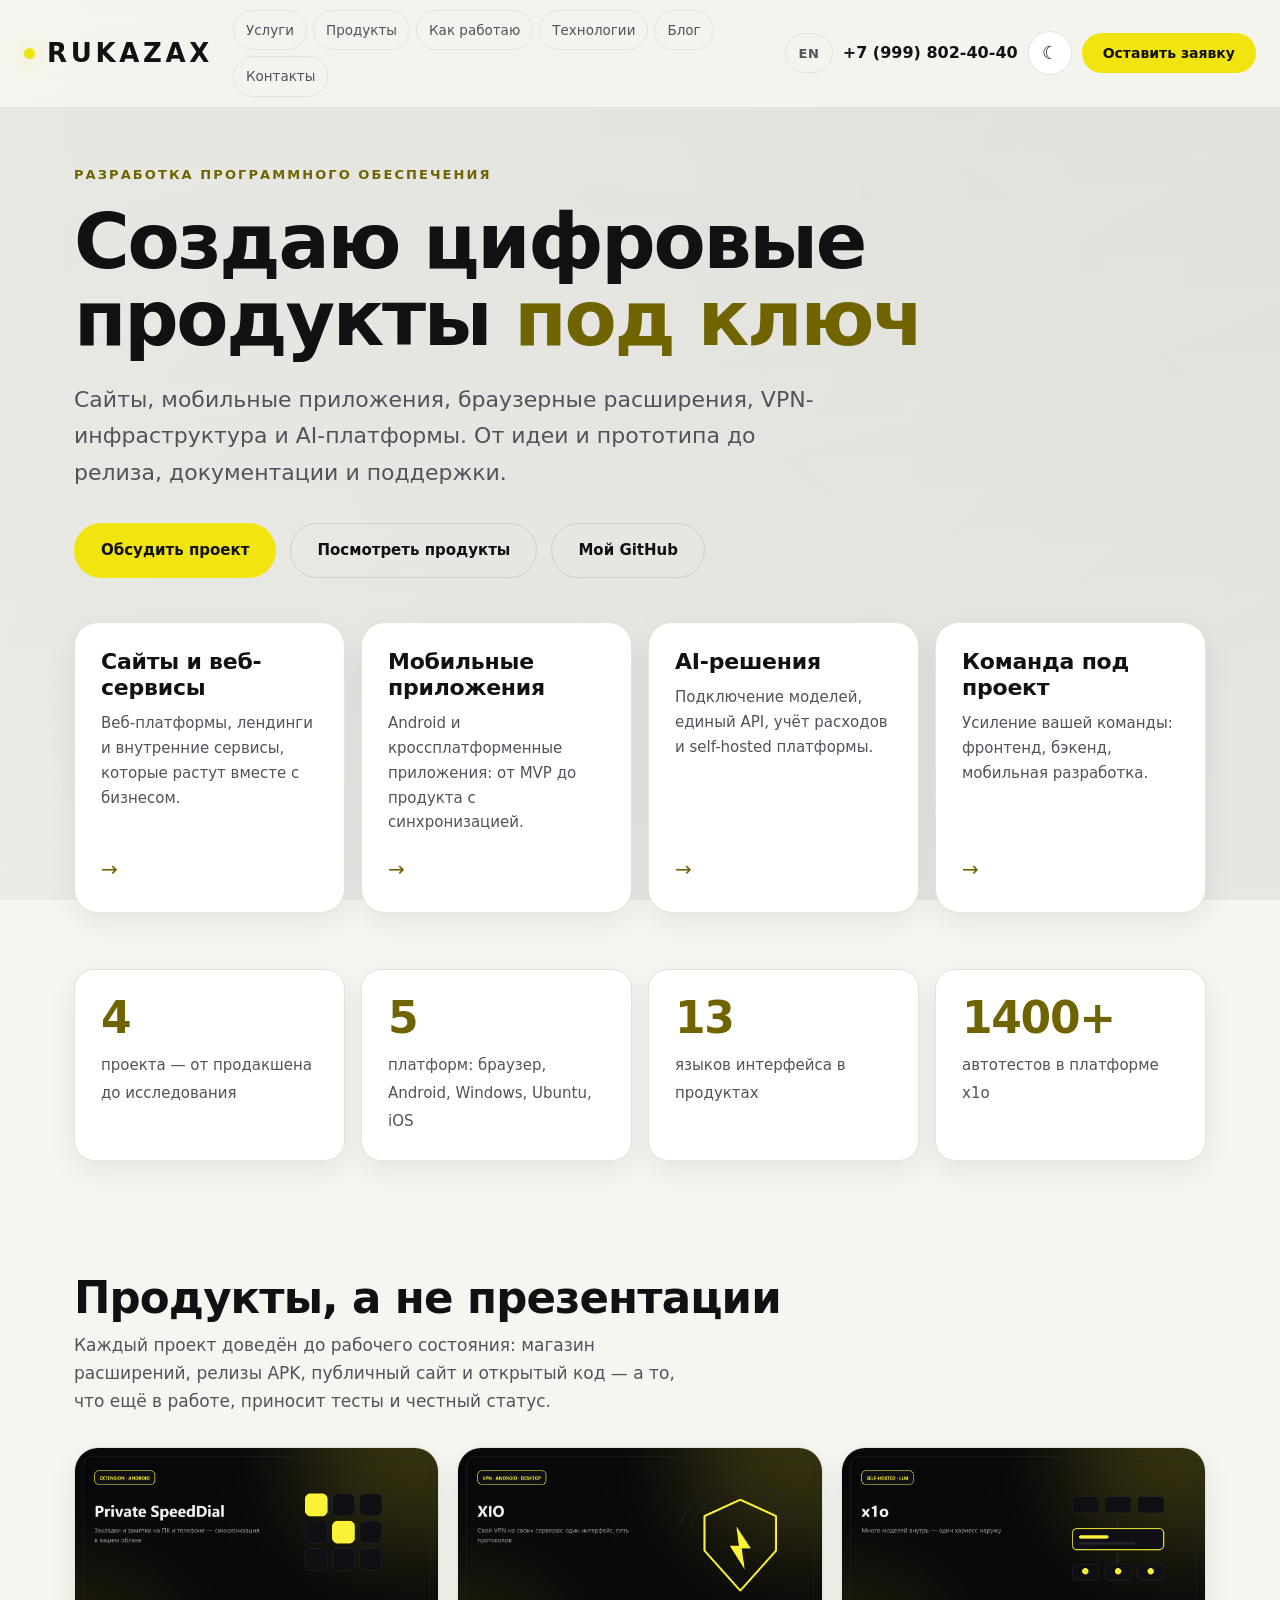
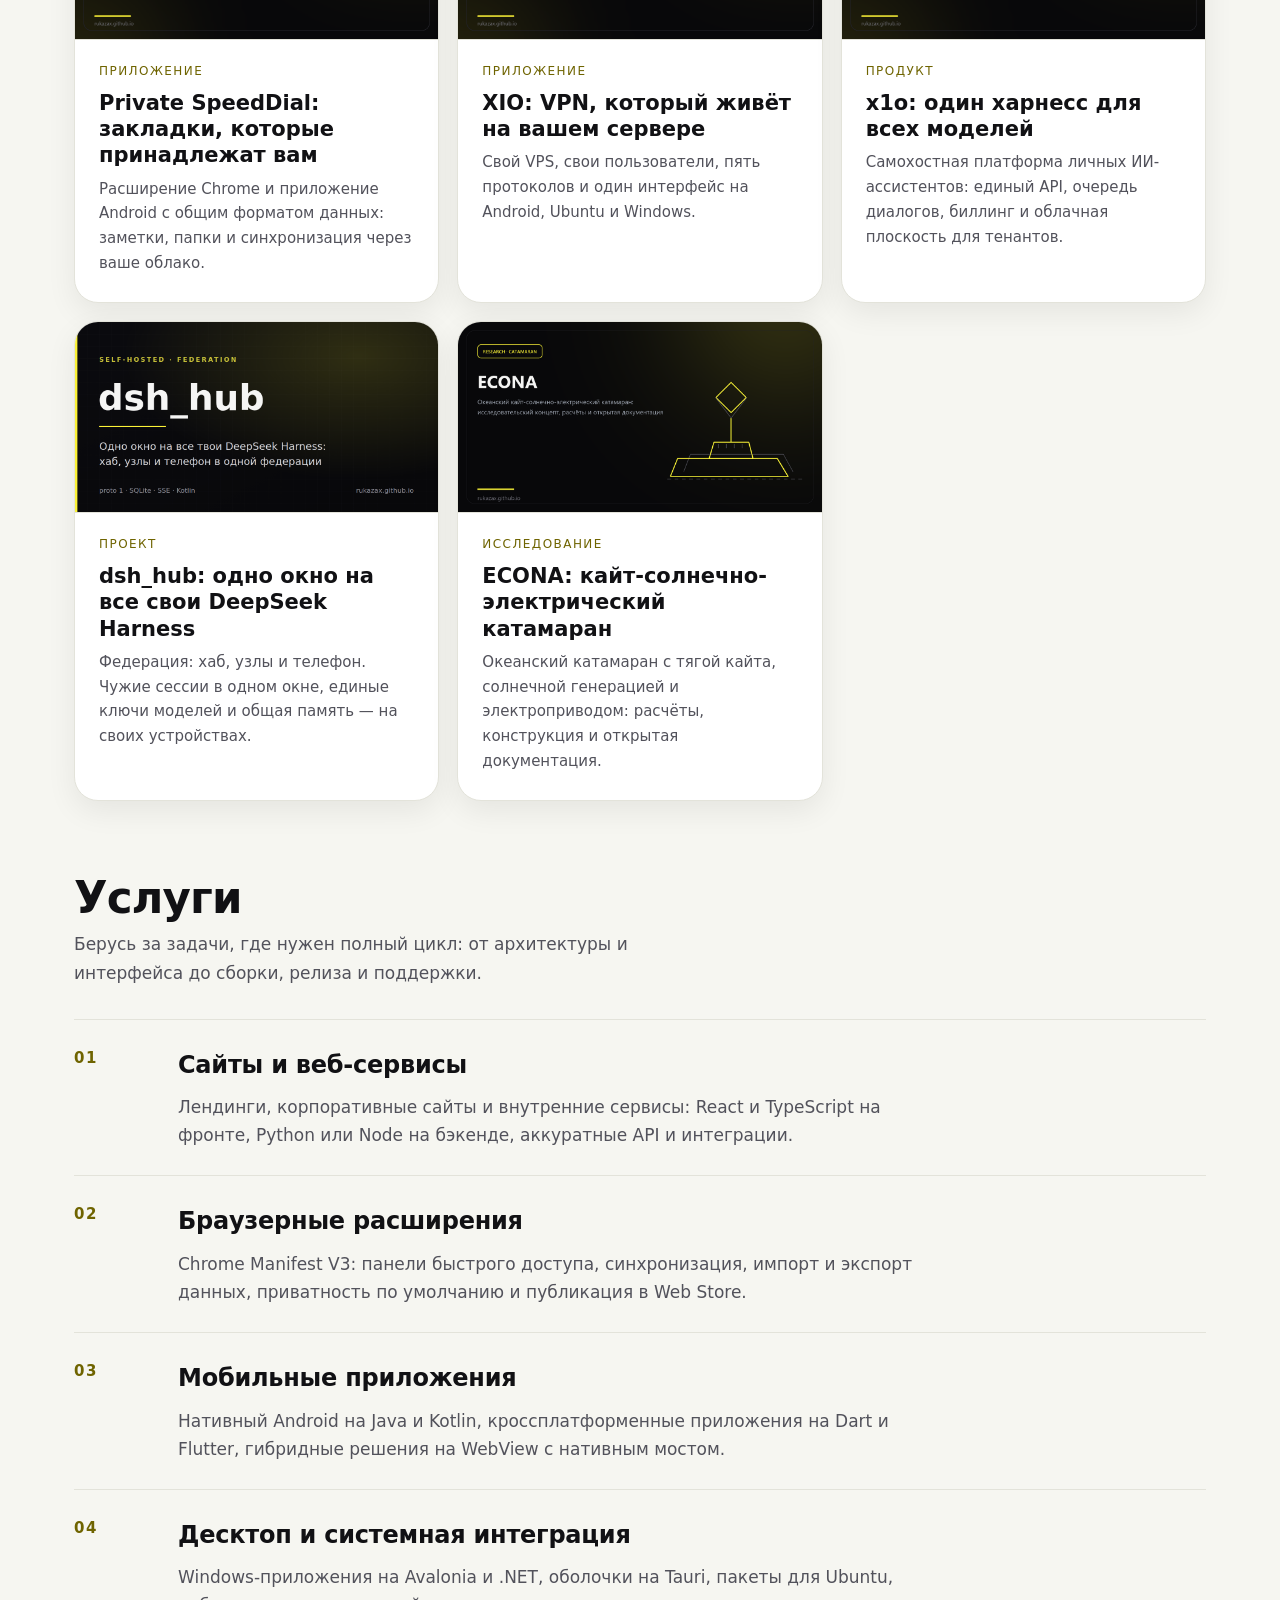
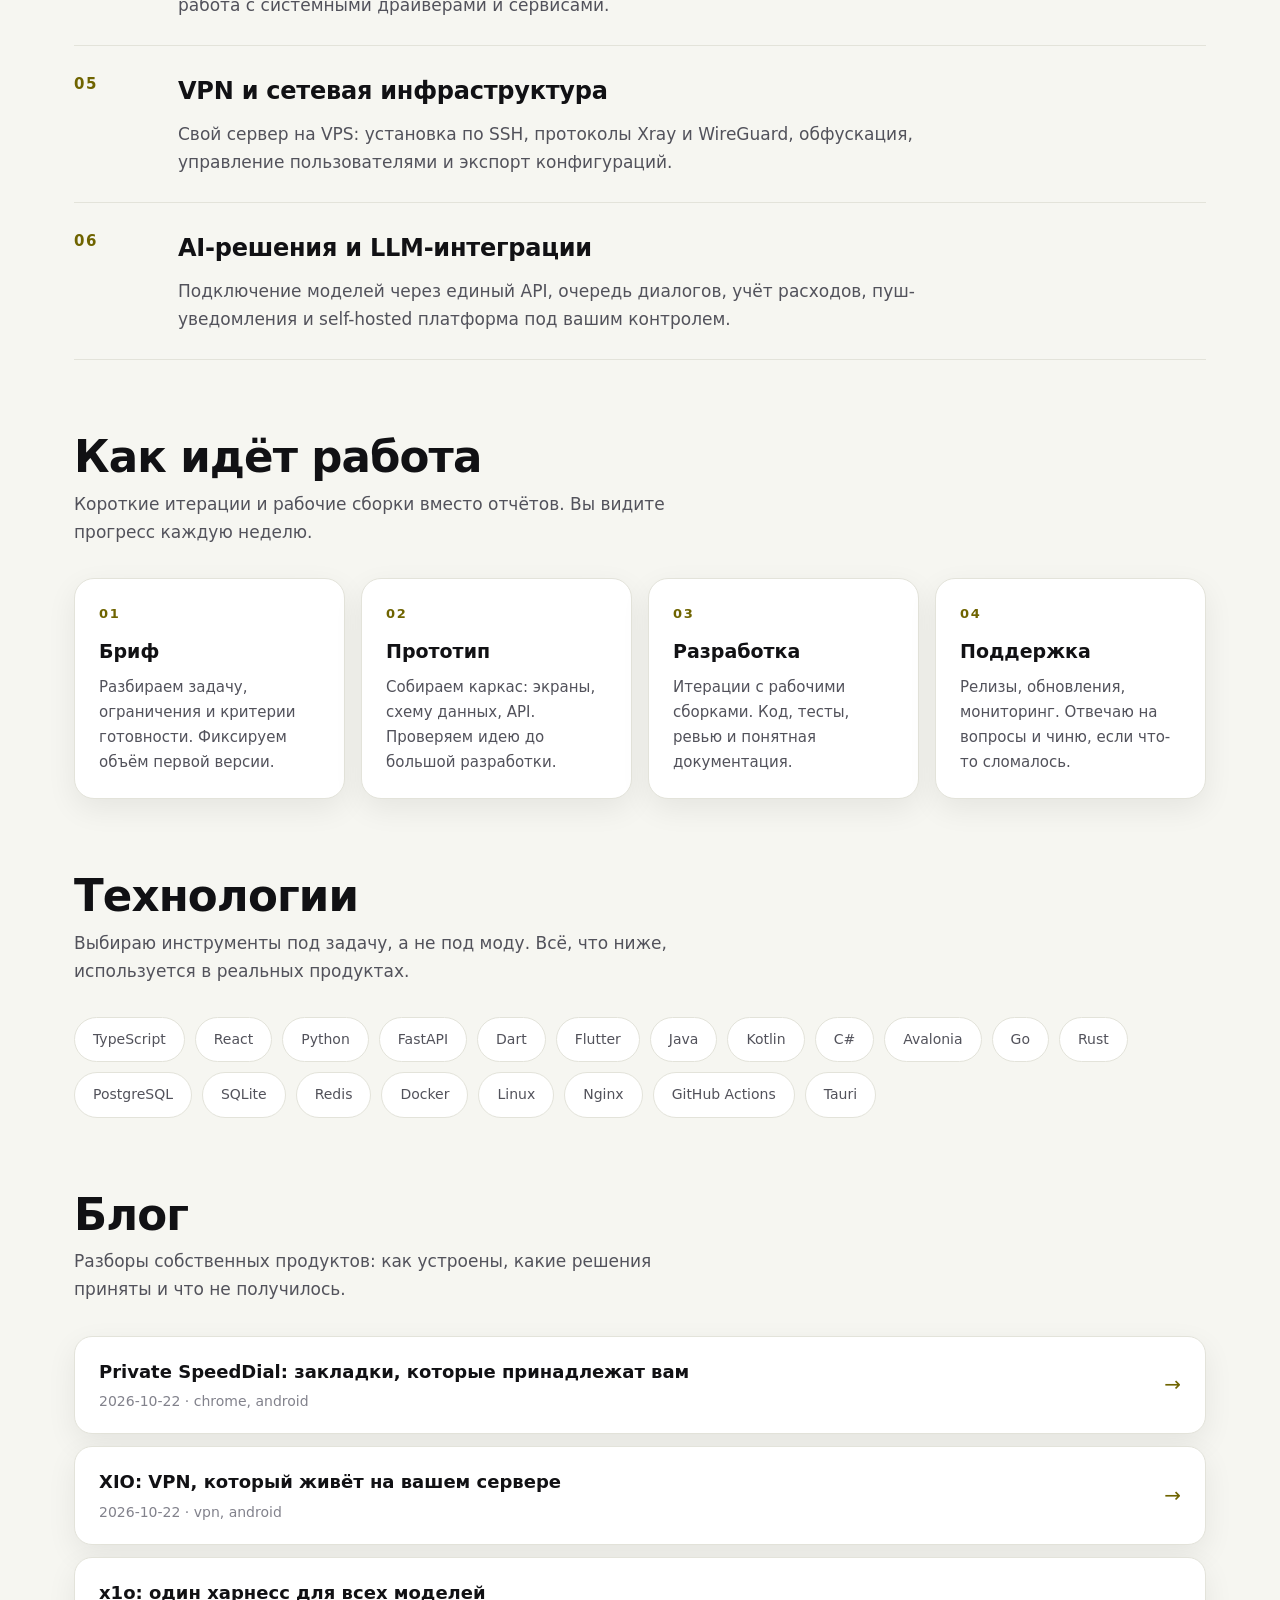
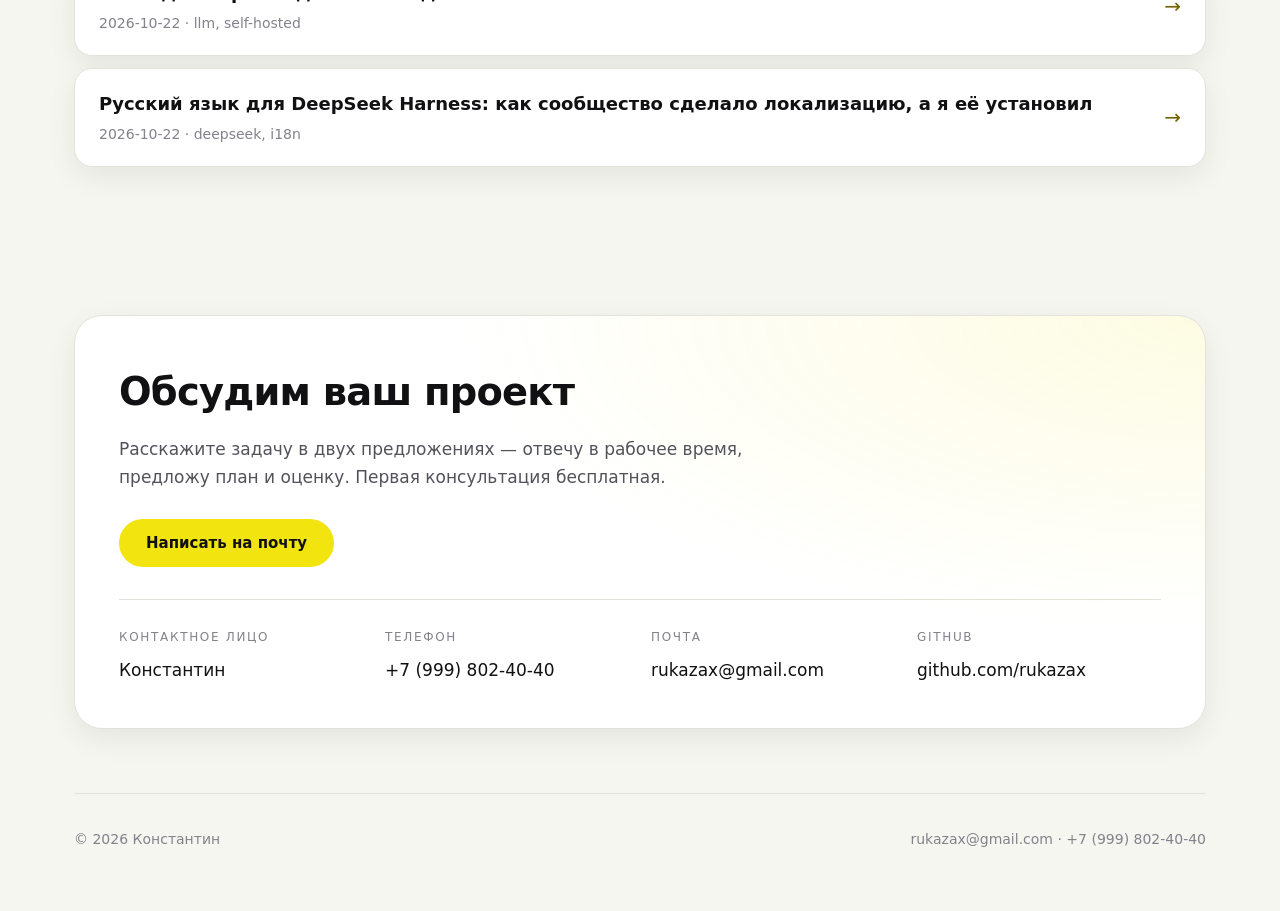
<file: index.html>
<!doctype html>
<html lang="ru" data-theme="dark">
<head>
<meta charset="utf-8">
<meta name="viewport" content="width=device-width, initial-scale=1">
<title>Разработка программного обеспечения — rukazax</title>
<meta name="description" content="Разработка сайтов, мобильных приложений, браузерных расширений, VPN-инфраструктуры и AI-решений. Константин Александрович Ерёмин, Москва.">
<meta property="og:type" content="website">
<meta property="og:title" content="Разработка программного обеспечения — rukazax">
<meta property="og:description" content="Сайты, мобильные приложения, расширения, VPN и AI-решения под ключ.">
<meta property="og:image" content="https://rukazax.github.io/assets/covers/private-speeddial.png">
<meta property="og:url" content="https://rukazax.github.io/">
<link rel="icon" href="data:image/svg+xml,%3Csvg xmlns=%22http://www.w3.org/2000/svg%22 viewBox=%220 0 100 100%22%3E%3Crect width=%22100%22 height=%22100%22 rx=%2222%22 fill=%22%23fbf237%22/%3E%3C/svg%3E">
<link rel="stylesheet" href="assets/site.css">
<link rel="alternate" type="application/rss+xml" title="Блог rukazax" href="feed.xml">
</head>
<body>

<div class="topbar">
  <div class="wrap topbar-in">
    <div class="tb-left">
      <button class="burger" id="burgerBtn" type="button" aria-label="Меню" aria-expanded="false" aria-controls="mobileMenu">
        <span></span><span></span><span></span>
      </button>
      <a class="brand" href="index.html"><span class="dot"></span> RUKAZAX</a>
    </div>
    <nav class="navrow"><a href="#services">Услуги</a><a href="#cases">Продукты</a><a href="#process">Как работаю</a><a href="#stack">Технологии</a><a href="#blog">Блог</a><a href="#contact">Контакты</a></nav>
    <div class="top-actions">
      <a class="lang-switch" href="en.html" aria-label="English version">EN</a>
      <a class="phone" href="tel:+79998024040">+7 (999) 802-40-40</a>
      <button class="icon-btn" type="button" data-theme-toggle data-theme-title aria-label="Переключить тему"><span data-theme-label>☀</span></button>
      <button class="btn btn-accent btn-sm" type="button" data-open-form>Оставить заявку</button>
    </div>
  </div>
  <div class="mobile-menu" id="mobileMenu">
    <div class="inner"><a href="#services">Услуги</a><a href="#cases">Продукты</a><a href="#process">Как работаю</a><a href="#stack">Технологии</a><a href="#blog">Блог</a><a href="#contact">Контакты</a></div>
  </div>
</div>

<div class="wrap">
  <section class="hero" id="top">
    <div class="eyebrow">Разработка программного обеспечения</div>
    <h1 class="display">Создаю цифровые<br>продукты <span class="accent">под ключ</span></h1>
    <p class="lead">Сайты, мобильные приложения, браузерные расширения, VPN-инфраструктура и AI-платформы.
    От идеи и прототипа до релиза, документации и поддержки.</p>
    <div class="hero-actions">
      <button class="btn btn-accent" type="button" data-open-form>Обсудить проект</button>
      <a class="btn btn-ghost" href="#cases">Посмотреть продукты</a>
      <a class="btn btn-ghost" href="https://github.com/rukazax" target="_blank" rel="noopener">Мой GitHub</a>
    </div>

    <div class="cards-4">
      <a class="svc-card" href="#services">
        <div><h3>Сайты и веб-сервисы</h3><p>Веб-платформы, лендинги и внутренние сервисы, которые растут вместе с бизнесом.</p></div>
        <div class="arrow">→</div>
      </a>
      <a class="svc-card" href="#services">
        <div><h3>Мобильные приложения</h3><p>Android и кроссплатформенные приложения: от MVP до продукта с синхронизацией.</p></div>
        <div class="arrow">→</div>
      </a>
      <a class="svc-card" href="#services">
        <div><h3>AI-решения</h3><p>Подключение моделей, единый API, учёт расходов и self-hosted платформы.</p></div>
        <div class="arrow">→</div>
      </a>
      <a class="svc-card" href="#contact">
        <div><h3>Команда под проект</h3><p>Усиление вашей команды: фронтенд, бэкенд, мобильная разработка.</p></div>
        <div class="arrow">→</div>
      </a>
    </div>

    <div class="stats">
      <div class="stat"><b>4</b><span>проекта — от продакшена до исследования</span></div>
      <div class="stat"><b>5</b><span>платформ: браузер, Android, Windows, Ubuntu, iOS</span></div>
      <div class="stat"><b>13</b><span>языков интерфейса в продуктах</span></div>
      <div class="stat"><b>1400+</b><span>автотестов в платформе x1o</span></div>
    </div>
  </section>

  <section id="cases">
    <div class="sec-head">
      <div><h2>Продукты, а не презентации</h2>
      <p>Каждый проект доведён до рабочего состояния: магазин расширений, релизы APK, публичный сайт
      и открытый код — а то, что ещё в работе, приносит тесты и честный статус.</p></div>
    </div>
    <div class="cases cases-5">
      <a class="case" href="apps/private-speeddial.html">
        <img src="assets/covers/private-speeddial.png" alt="Private SpeedDial: закладки, которые принадлежат вам" loading="lazy">
        <div class="in">
          <div class="tag">приложение</div>
          <h3>Private SpeedDial: закладки, которые принадлежат вам</h3>
          <p>Расширение Chrome и приложение Android с общим форматом данных: заметки, папки и синхронизация через ваше облако.</p>
        </div>
      </a>
      <a class="case" href="apps/xio-vpn.html">
        <img src="assets/covers/xio-vpn.png" alt="XIO: VPN, который живёт на вашем сервере" loading="lazy">
        <div class="in">
          <div class="tag">приложение</div>
          <h3>XIO: VPN, который живёт на вашем сервере</h3>
          <p>Свой VPS, свои пользователи, пять протоколов и один интерфейс на Android, Ubuntu и Windows.</p>
        </div>
      </a>
      <a class="case" href="apps/x1o.html">
        <img src="assets/covers/x1o-harness.png" alt="x1o: один харнесс для всех моделей" loading="lazy">
        <div class="in">
          <div class="tag">продукт</div>
          <h3>x1o: один харнесс для всех моделей</h3>
          <p>Самохостная платформа личных ИИ-ассистентов: единый API, очередь диалогов, биллинг и облачная плоскость для тенантов.</p>
        </div>
      </a>
      <a class="case" href="apps/dsh-hub.html">
        <img src="assets/covers/dsh-hub.png" alt="dsh_hub: одно окно на все свои DeepSeek Harness" loading="lazy">
        <div class="in">
          <div class="tag">проект</div>
          <h3>dsh_hub: одно окно на все свои DeepSeek Harness</h3>
          <p>Федерация: хаб, узлы и телефон. Чужие сессии в одном окне, единые ключи моделей и общая память — на своих устройствах.</p>
        </div>
      </a>
      <a class="case" href="apps/econa.html">
        <img src="assets/covers/econa.png" alt="ECONA: кайт-солнечно-электрический катамаран" loading="lazy">
        <div class="in">
          <div class="tag">исследование</div>
          <h3>ECONA: кайт-солнечно-электрический катамаран</h3>
          <p>Океанский катамаран с тягой кайта, солнечной генерацией и электроприводом: расчёты, конструкция и открытая документация.</p>
        </div>
      </a>
    </div>
  </section>

  <section id="services">
    <div class="sec-head">
      <div><h2>Услуги</h2>
      <p>Берусь за задачи, где нужен полный цикл: от архитектуры и интерфейса до сборки, релиза и поддержки.</p></div>
    </div>
    <div class="svc-list">
      <div class="svc-row">
        <div class="n">01</div>
        <div><h3>Сайты и веб-сервисы</h3><p>Лендинги, корпоративные сайты и внутренние сервисы: React и TypeScript на фронте, Python или Node на бэкенде, аккуратные API и интеграции.</p></div>
      </div>
      <div class="svc-row">
        <div class="n">02</div>
        <div><h3>Браузерные расширения</h3><p>Chrome Manifest V3: панели быстрого доступа, синхронизация, импорт и экспорт данных, приватность по умолчанию и публикация в Web Store.</p></div>
      </div>
      <div class="svc-row">
        <div class="n">03</div>
        <div><h3>Мобильные приложения</h3><p>Нативный Android на Java и Kotlin, кроссплатформенные приложения на Dart и Flutter, гибридные решения на WebView с нативным мостом.</p></div>
      </div>
      <div class="svc-row">
        <div class="n">04</div>
        <div><h3>Десктоп и системная интеграция</h3><p>Windows-приложения на Avalonia и .NET, оболочки на Tauri, пакеты для Ubuntu, работа с системными драйверами и сервисами.</p></div>
      </div>
      <div class="svc-row">
        <div class="n">05</div>
        <div><h3>VPN и сетевая инфраструктура</h3><p>Свой сервер на VPS: установка по SSH, протоколы Xray и WireGuard, обфускация, управление пользователями и экспорт конфигураций.</p></div>
      </div>
      <div class="svc-row">
        <div class="n">06</div>
        <div><h3>AI-решения и LLM-интеграции</h3><p>Подключение моделей через единый API, очередь диалогов, учёт расходов, пуш-уведомления и self-hosted платформа под вашим контролем.</p></div>
      </div>
    </div>
  </section>

  <section id="process">
    <div class="sec-head">
      <div><h2>Как идёт работа</h2>
      <p>Короткие итерации и рабочие сборки вместо отчётов. Вы видите прогресс каждую неделю.</p></div>
    </div>
    <div class="steps">
      <div class="step"><b>01</b><h3>Бриф</h3><p>Разбираем задачу, ограничения и критерии готовности. Фиксируем объём первой версии.</p></div>
      <div class="step"><b>02</b><h3>Прототип</h3><p>Собираем каркас: экраны, схему данных, API. Проверяем идею до большой разработки.</p></div>
      <div class="step"><b>03</b><h3>Разработка</h3><p>Итерации с рабочими сборками. Код, тесты, ревью и понятная документация.</p></div>
      <div class="step"><b>04</b><h3>Поддержка</h3><p>Релизы, обновления, мониторинг. Отвечаю на вопросы и чиню, если что-то сломалось.</p></div>
    </div>
  </section>

  <section id="stack">
    <div class="sec-head">
      <div><h2>Технологии</h2>
      <p>Выбираю инструменты под задачу, а не под моду. Всё, что ниже, используется в реальных продуктах.</p></div>
    </div>
    <div class="chips"><span>TypeScript</span><span>React</span><span>Python</span><span>FastAPI</span><span>Dart</span><span>Flutter</span><span>Java</span><span>Kotlin</span><span>C#</span><span>Avalonia</span><span>Go</span><span>Rust</span><span>PostgreSQL</span><span>SQLite</span><span>Redis</span><span>Docker</span><span>Linux</span><span>Nginx</span><span>GitHub Actions</span><span>Tauri</span></div>
  </section>

  <section id="blog">
    <div class="sec-head">
      <div><h2>Блог</h2>
      <p>Разборы собственных продуктов: как устроены, какие решения приняты и что не получилось.</p></div>
    </div>
    <div class="bloglist">
      <a class="blogrow" href="posts/private-speeddial.html">
        <div><div class="t">Private SpeedDial: закладки, которые принадлежат вам</div><div class="d">2026-10-22 · chrome, android</div></div>
        <div class="go">→</div>
      </a>
      <a class="blogrow" href="posts/xio-vpn.html">
        <div><div class="t">XIO: VPN, который живёт на вашем сервере</div><div class="d">2026-10-22 · vpn, android</div></div>
        <div class="go">→</div>
      </a>
      <a class="blogrow" href="posts/x1o-harness.html">
        <div><div class="t">x1o: один харнесс для всех моделей</div><div class="d">2026-10-22 · llm, self-hosted</div></div>
        <div class="go">→</div>
      </a>
      <a class="blogrow" href="posts/ru-deepseek-harness.html">
        <div><div class="t">Русский язык для DeepSeek Harness: как сообщество сделало локализацию, а я её установил</div><div class="d">2026-10-22 · deepseek, i18n</div></div>
        <div class="go">→</div>
      </a>
    </div>
  </section>

  <section id="contact">
    <div class="contact">
      <h2>Обсудим ваш проект</h2>
      <p>Расскажите задачу в двух предложениях — отвечу в рабочее время, предложу план и оценку.
      Первая консультация бесплатная.</p>
      <button class="btn btn-accent" type="button" data-open-form>Написать на почту</button>
      <div class="contact-grid">
        <div><div class="k">Контактное лицо</div><div class="v">Константин</div></div>
        <div><div class="k">Телефон</div><a class="v" href="tel:+79998024040">+7 (999) 802-40-40</a></div>
        <div><div class="k">Почта</div><a class="v" href="mailto:rukazax@gmail.com">rukazax@gmail.com</a></div>
        <div><div class="k">GitHub</div><a class="v" href="https://github.com/rukazax">github.com/rukazax</a></div>
      </div>
    </div>
  </section>

  <footer class="site-foot">
    <span>© 2026 Константин</span>
    <span><a href="mailto:rukazax@gmail.com">rukazax@gmail.com</a> · <a href="tel:+79998024040">+7 (999) 802-40-40</a></span>
  </footer>
</div>

<div class="modal" id="formModal" aria-hidden="true">
  <div class="modal-backdrop" data-close></div>
  <div class="modal-card" role="dialog" aria-modal="true" aria-labelledby="formTitle">
    <button class="modal-close" type="button" data-close aria-label="Закрыть">×</button>
    <h2 id="formTitle">Обсудим проект</h2>
    <p>Оставьте контакты — отвечу в рабочее время, предложу план и оценку. Первая консультация бесплатная.</p>
    <form id="contactForm" novalidate>
      <label class="field"><span>Имя</span>
        <input name="name" type="text" autocomplete="name" placeholder="Как к вам обращаться" required></label>
      <label class="field"><span>Телефон</span>
        <input name="phone" type="tel" autocomplete="tel" placeholder="+7 (___) ___-__-__" required></label>
      <label class="field"><span>Электронная почта</span>
        <input name="email" type="email" autocomplete="email" placeholder="you@example.com" required></label>
      <label class="field"><span>Задача</span>
        <textarea name="message" rows="4" placeholder="Коротко о проекте и сроках" required></textarea></label>
      <button class="btn btn-accent" type="submit" id="formSubmit" style="width:100%;justify-content:center">Отправить</button>
      <p class="form-status" id="formStatus" role="status"></p>
      <p class="form-note">Письмо уходит на rukazax@gmail.com. Сервис доставки при первой отправке
      попросит подтвердить адрес — это одноразовое действие.</p>
    </form>
  </div>
</div>
<script src="assets/app.js"></script>
</body>
</html>
</file>
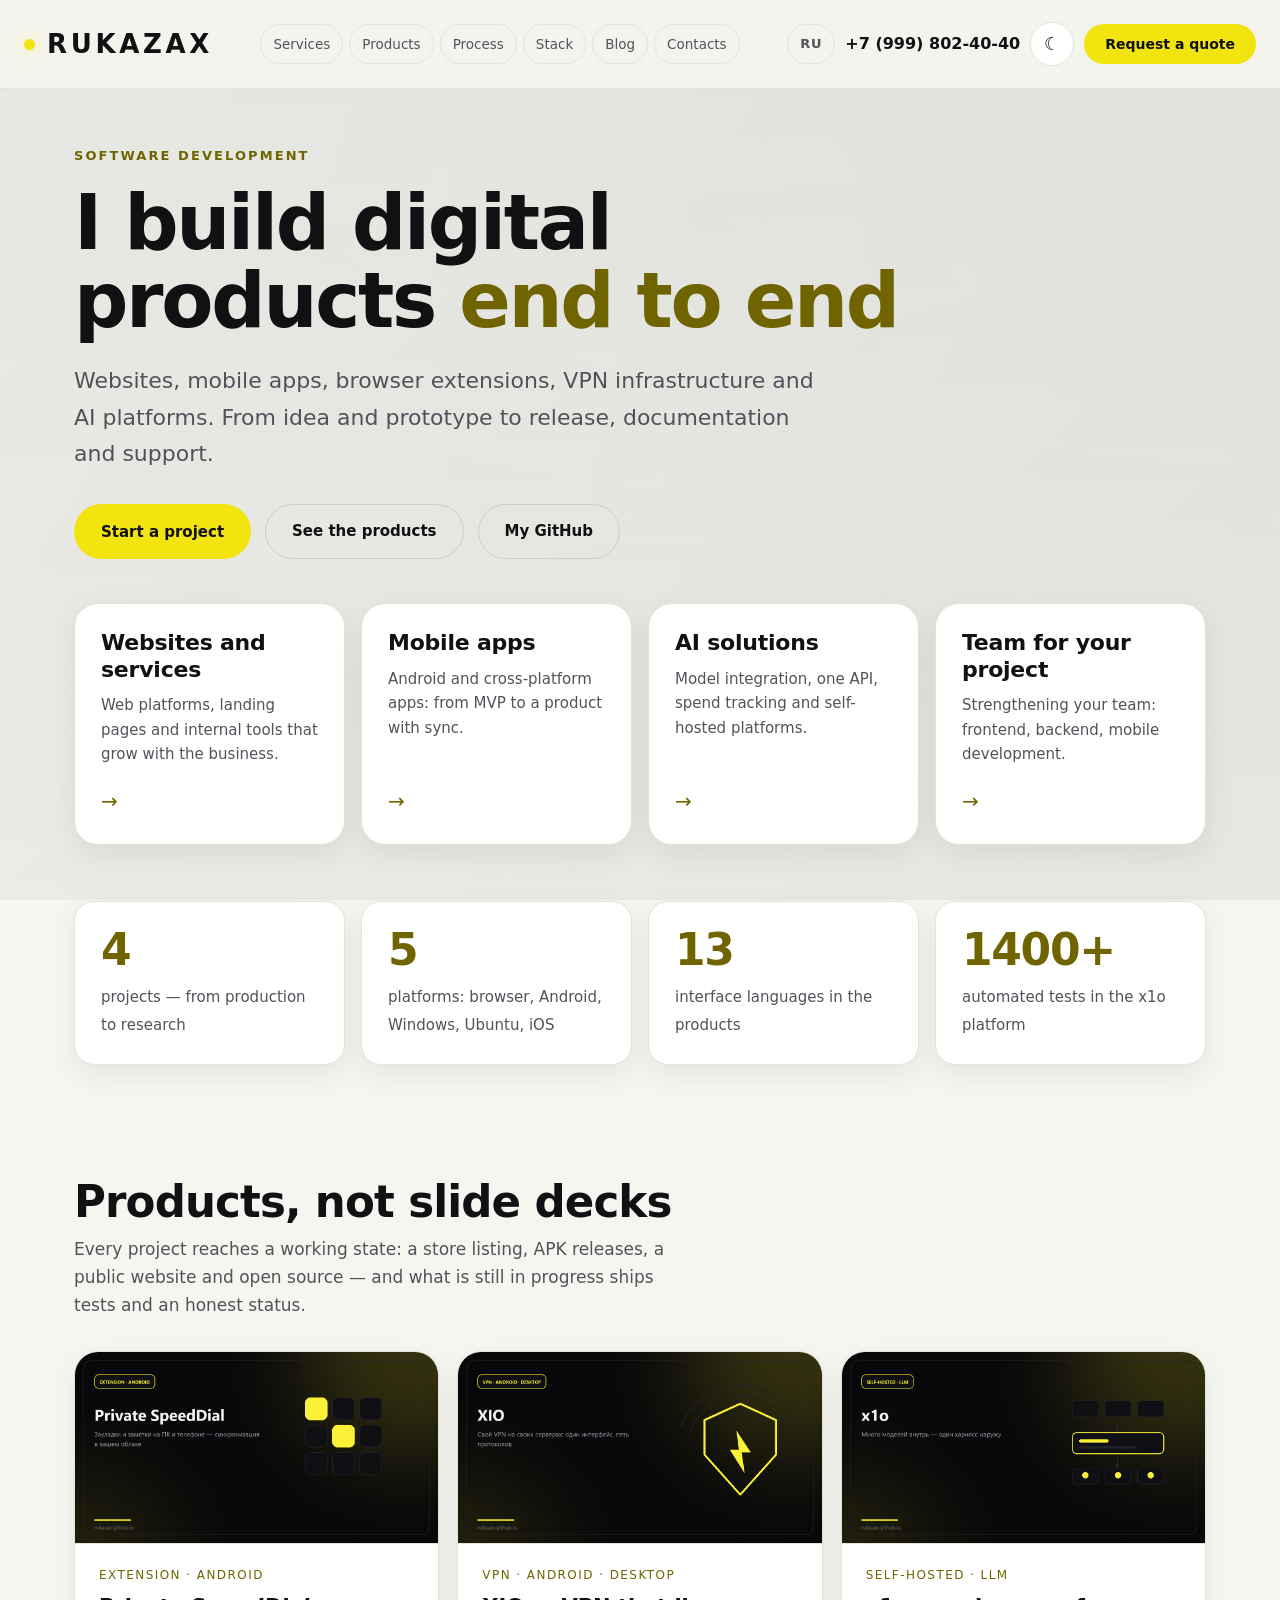
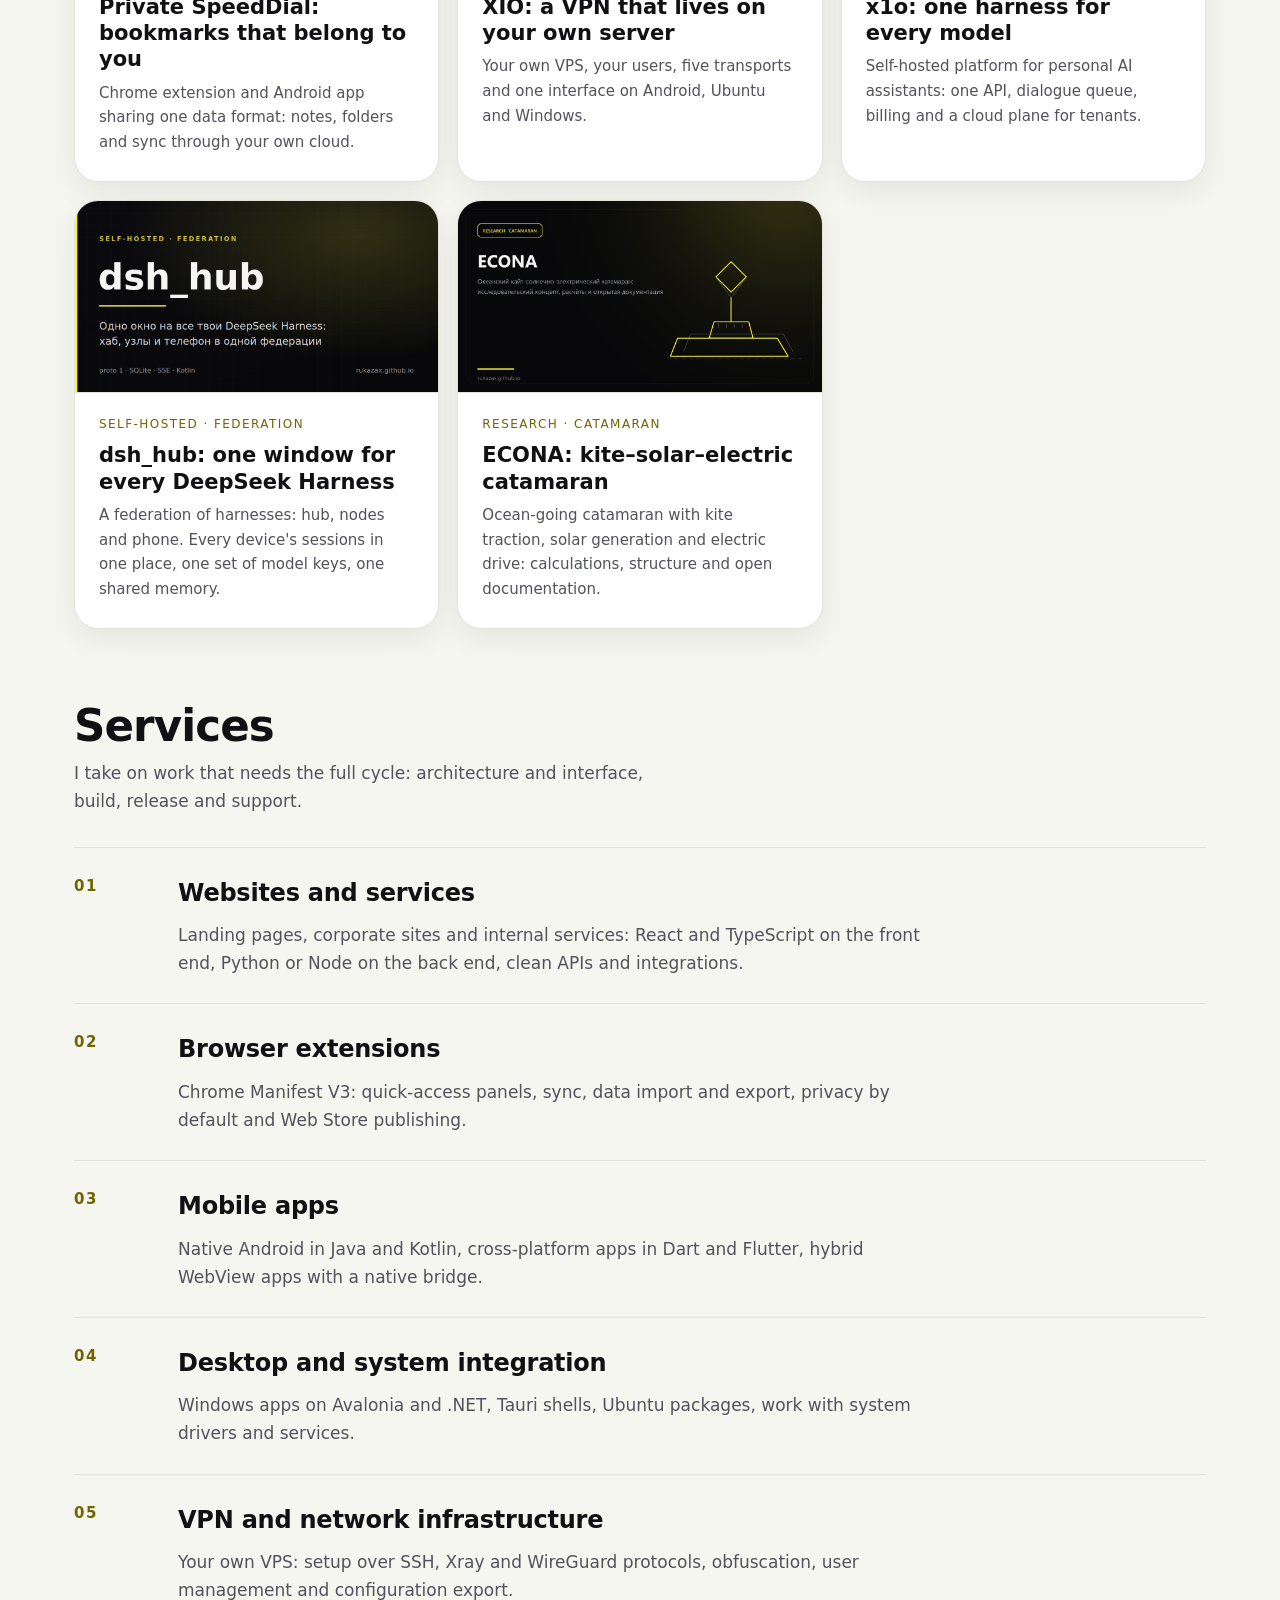
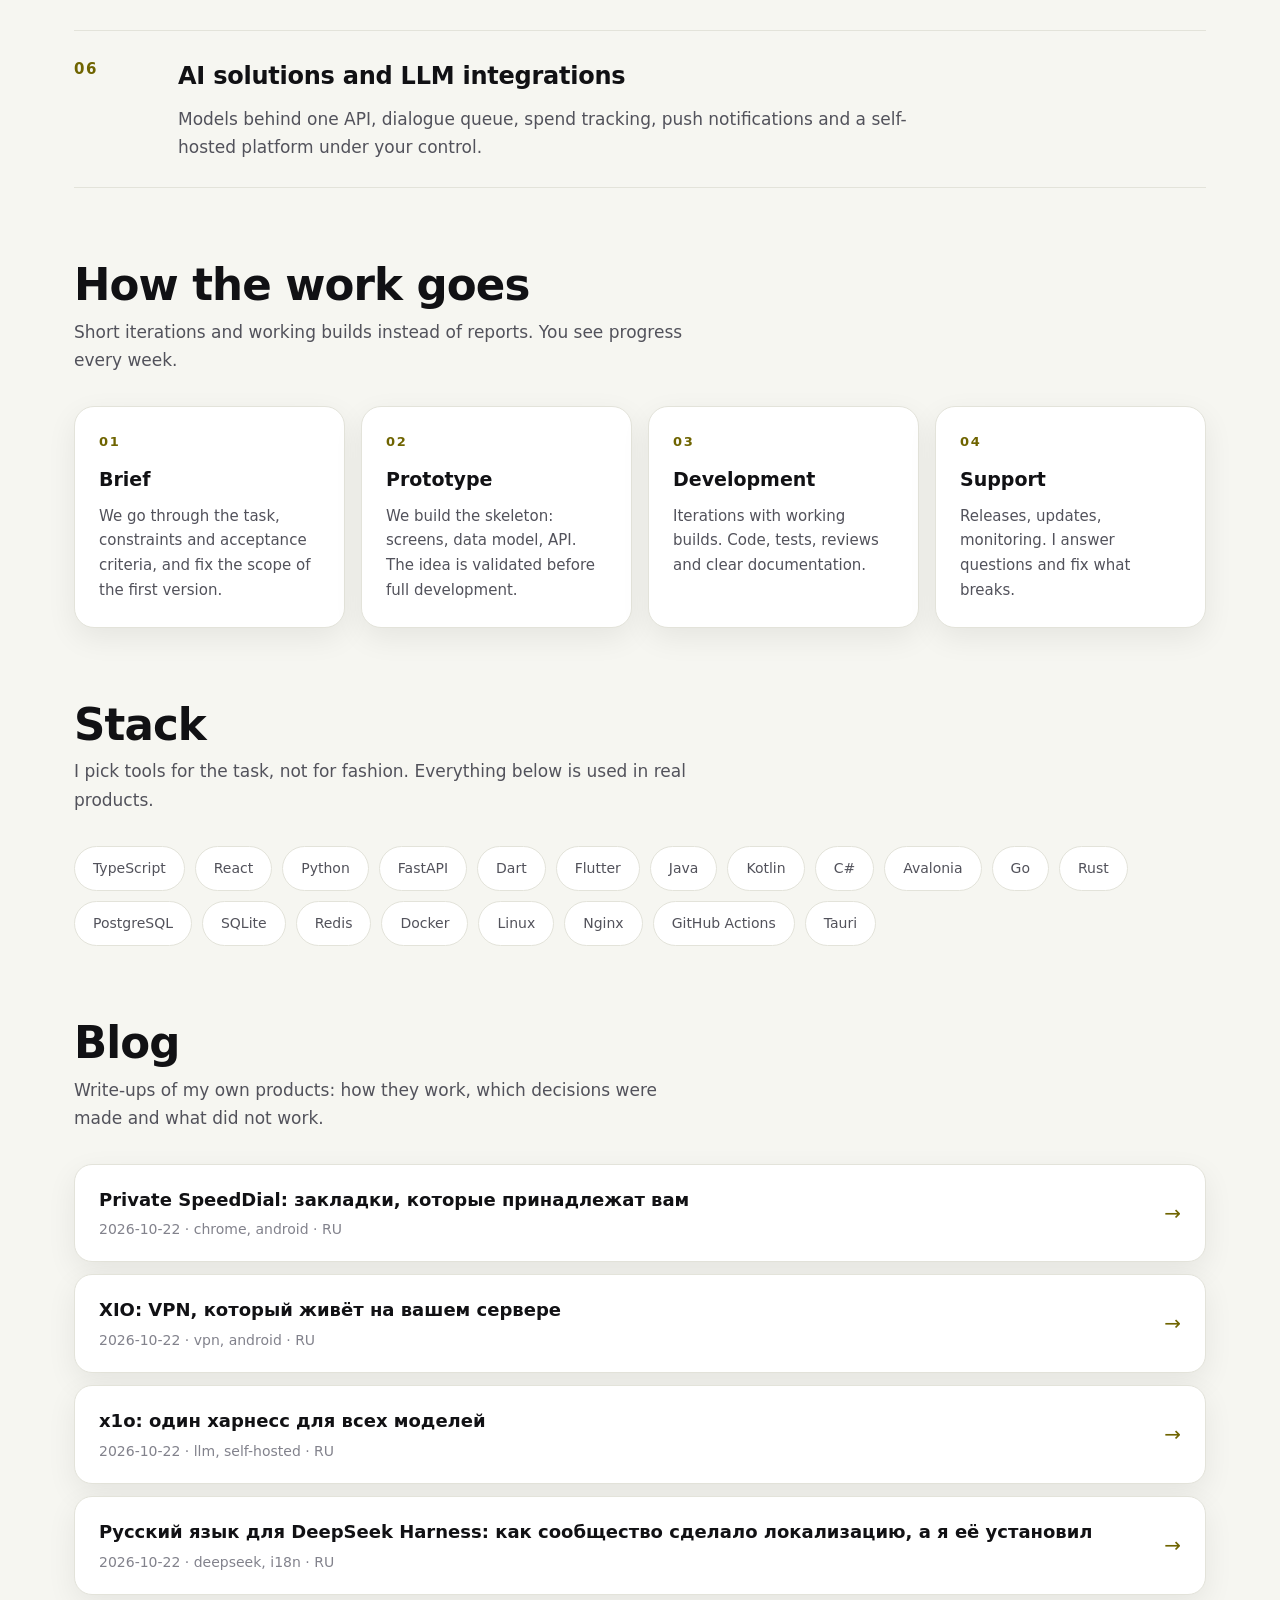
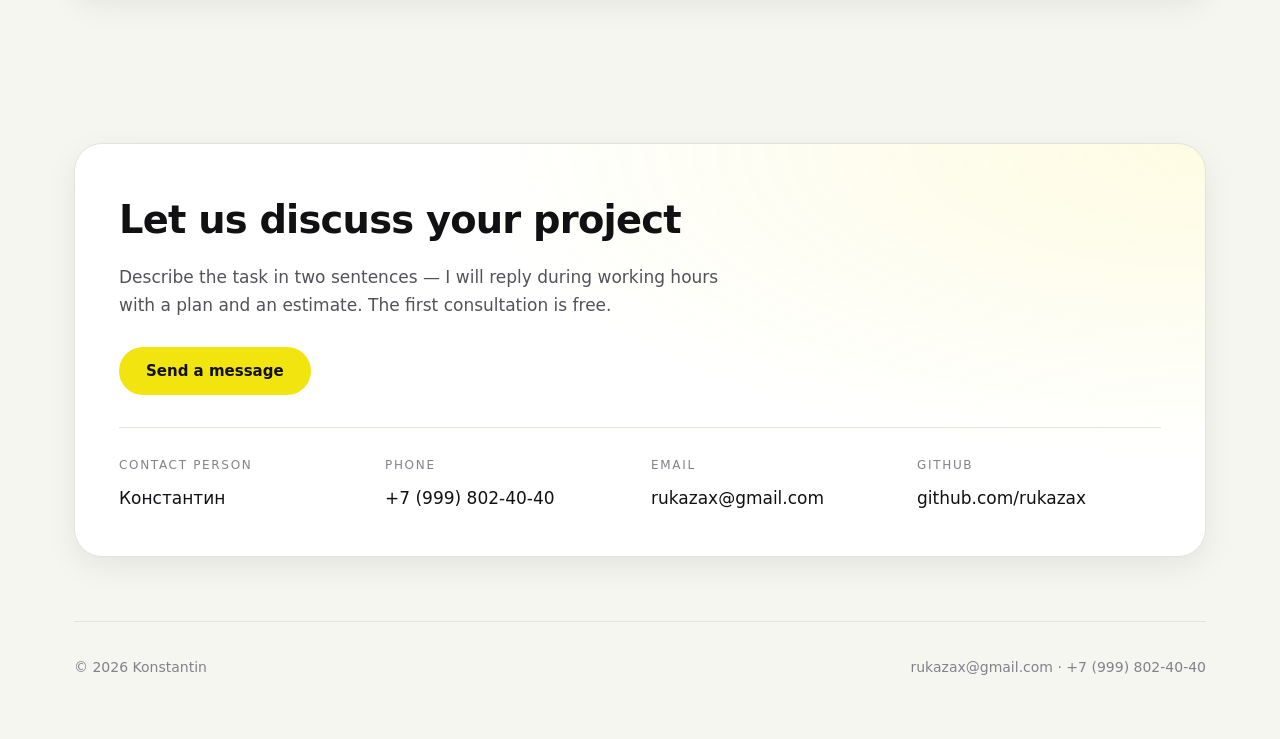
<file: en.html>
<!doctype html>
<html lang="en" data-theme="dark">
<head>
<meta charset="utf-8">
<meta name="viewport" content="width=device-width, initial-scale=1">
<title>Software development — rukazax</title>
<meta name="description" content="Websites, mobile apps, browser extensions, VPN infrastructure and AI solutions. Konstantin Eremin, Moscow.">
<meta property="og:type" content="website">
<meta property="og:title" content="Software development — rukazax">
<meta property="og:description" content="Websites, mobile apps, extensions, VPN and AI solutions end to end.">
<meta property="og:image" content="https://rukazax.github.io/assets/covers/private-speeddial.png">
<meta property="og:url" content="https://rukazax.github.io/">
<link rel="icon" href="data:image/svg+xml,%3Csvg xmlns=%22http://www.w3.org/2000/svg%22 viewBox=%220 0 100 100%22%3E%3Crect width=%22100%22 height=%22100%22 rx=%2222%22 fill=%22%23fbf237%22/%3E%3C/svg%3E">
<link rel="stylesheet" href="assets/site.css">
<link rel="alternate" type="application/rss+xml" title="rukazax blog" href="feed.xml">
<link rel="alternate" hreflang="ru" href="https://rukazax.github.io/">
<link rel="alternate" hreflang="en" href="https://rukazax.github.io/en.html">
</head>
<body>

<div class="topbar">
  <div class="wrap topbar-in">
    <div class="tb-left">
      <button class="burger" id="burgerBtn" type="button" aria-label="Меню" aria-expanded="false" aria-controls="mobileMenu">
        <span></span><span></span><span></span>
      </button>
      <a class="brand" href="index.html"><span class="dot"></span> RUKAZAX</a>
    </div>
    <nav class="navrow"><a href="#services">Services</a><a href="#cases">Products</a><a href="#process">Process</a><a href="#stack">Stack</a><a href="#blog">Blog</a><a href="#contact">Contacts</a></nav>
    <div class="top-actions">
      <a class="lang-switch" href="index.html" aria-label="Русская версия">RU</a>
      <a class="phone" href="tel:+79998024040">+7 (999) 802-40-40</a>
      <button class="icon-btn" type="button" data-theme-toggle data-theme-title aria-label="Переключить тему"><span data-theme-label>☀</span></button>
      <button class="btn btn-accent btn-sm" type="button" data-open-form>Request a quote</button>
    </div>
  </div>
  <div class="mobile-menu" id="mobileMenu">
    <div class="inner"><a href="#services">Services</a><a href="#cases">Products</a><a href="#process">Process</a><a href="#stack">Stack</a><a href="#blog">Blog</a><a href="#contact">Contacts</a></div>
  </div>
</div>

<div class="wrap">
  <section class="hero" id="top">
    <div class="eyebrow">Software development</div>
    <h1 class="display">I build digital<br>products <span class="accent">end to end</span></h1>
    <p class="lead">Websites, mobile apps, browser extensions, VPN infrastructure and AI platforms.
    From idea and prototype to release, documentation and support.</p>
    <div class="hero-actions">
      <button class="btn btn-accent" type="button" data-open-form>Start a project</button>
      <a class="btn btn-ghost" href="#cases">See the products</a>
      <a class="btn btn-ghost" href="https://github.com/rukazax" target="_blank" rel="noopener">My GitHub</a>
    </div>

    <div class="cards-4">
      <a class="svc-card" href="#services">
        <div><h3>Websites and services</h3><p>Web platforms, landing pages and internal tools that grow with the business.</p></div>
        <div class="arrow">→</div>
      </a>
      <a class="svc-card" href="#services">
        <div><h3>Mobile apps</h3><p>Android and cross-platform apps: from MVP to a product with sync.</p></div>
        <div class="arrow">→</div>
      </a>
      <a class="svc-card" href="#services">
        <div><h3>AI solutions</h3><p>Model integration, one API, spend tracking and self-hosted platforms.</p></div>
        <div class="arrow">→</div>
      </a>
      <a class="svc-card" href="#contact">
        <div><h3>Team for your project</h3><p>Strengthening your team: frontend, backend, mobile development.</p></div>
        <div class="arrow">→</div>
      </a>
    </div>

    <div class="stats">
      <div class="stat"><b>4</b><span>projects — from production to research</span></div>
      <div class="stat"><b>5</b><span>platforms: browser, Android, Windows, Ubuntu, iOS</span></div>
      <div class="stat"><b>13</b><span>interface languages in the products</span></div>
      <div class="stat"><b>1400+</b><span>automated tests in the x1o platform</span></div>
    </div>
  </section>

  <section id="cases">
    <div class="sec-head">
      <div><h2>Products, not slide decks</h2>
      <p>Every project reaches a working state: a store listing, APK releases, a public website and
      open source — and what is still in progress ships tests and an honest status.</p></div>
    </div>
    <div class="cases cases-5">
      <a class="case" href="apps/private-speeddial.html">
        <img src="assets/covers/private-speeddial.png" alt="Private SpeedDial: bookmarks that belong to you" loading="lazy">
        <div class="in">
          <div class="tag">extension · android</div>
          <h3>Private SpeedDial: bookmarks that belong to you</h3>
          <p>Chrome extension and Android app sharing one data format: notes, folders and sync through your own cloud.</p>
        </div>
      </a>
      <a class="case" href="apps/xio-vpn.html">
        <img src="assets/covers/xio-vpn.png" alt="XIO: a VPN that lives on your own server" loading="lazy">
        <div class="in">
          <div class="tag">vpn · android · desktop</div>
          <h3>XIO: a VPN that lives on your own server</h3>
          <p>Your own VPS, your users, five transports and one interface on Android, Ubuntu and Windows.</p>
        </div>
      </a>
      <a class="case" href="apps/x1o.html">
        <img src="assets/covers/x1o-harness.png" alt="x1o: one harness for every model" loading="lazy">
        <div class="in">
          <div class="tag">self-hosted · llm</div>
          <h3>x1o: one harness for every model</h3>
          <p>Self-hosted platform for personal AI assistants: one API, dialogue queue, billing and a cloud plane for tenants.</p>
        </div>
      </a>
      <a class="case" href="apps/dsh-hub.html">
        <img src="assets/covers/dsh-hub.png" alt="dsh_hub: one window for every DeepSeek Harness" loading="lazy">
        <div class="in">
          <div class="tag">self-hosted · federation</div>
          <h3>dsh_hub: one window for every DeepSeek Harness</h3>
          <p>A federation of harnesses: hub, nodes and phone. Every device's sessions in one place, one set of model keys, one shared memory.</p>
        </div>
      </a>
      <a class="case" href="apps/econa.html">
        <img src="assets/covers/econa.png" alt="ECONA: kite–solar–electric catamaran" loading="lazy">
        <div class="in">
          <div class="tag">research · catamaran</div>
          <h3>ECONA: kite–solar–electric catamaran</h3>
          <p>Ocean-going catamaran with kite traction, solar generation and electric drive: calculations, structure and open documentation.</p>
        </div>
      </a>
    </div>
  </section>

  <section id="services">
    <div class="sec-head">
      <div><h2>Services</h2>
      <p>I take on work that needs the full cycle: architecture and interface, build, release and support.</p></div>
    </div>
    <div class="svc-list">
      <div class="svc-row">
        <div class="n">01</div>
        <div><h3>Websites and services</h3><p>Landing pages, corporate sites and internal services: React and TypeScript on the front end, Python or Node on the back end, clean APIs and integrations.</p></div>
      </div>
      <div class="svc-row">
        <div class="n">02</div>
        <div><h3>Browser extensions</h3><p>Chrome Manifest V3: quick-access panels, sync, data import and export, privacy by default and Web Store publishing.</p></div>
      </div>
      <div class="svc-row">
        <div class="n">03</div>
        <div><h3>Mobile apps</h3><p>Native Android in Java and Kotlin, cross-platform apps in Dart and Flutter, hybrid WebView apps with a native bridge.</p></div>
      </div>
      <div class="svc-row">
        <div class="n">04</div>
        <div><h3>Desktop and system integration</h3><p>Windows apps on Avalonia and .NET, Tauri shells, Ubuntu packages, work with system drivers and services.</p></div>
      </div>
      <div class="svc-row">
        <div class="n">05</div>
        <div><h3>VPN and network infrastructure</h3><p>Your own VPS: setup over SSH, Xray and WireGuard protocols, obfuscation, user management and configuration export.</p></div>
      </div>
      <div class="svc-row">
        <div class="n">06</div>
        <div><h3>AI solutions and LLM integrations</h3><p>Models behind one API, dialogue queue, spend tracking, push notifications and a self-hosted platform under your control.</p></div>
      </div>
    </div>
  </section>

  <section id="process">
    <div class="sec-head">
      <div><h2>How the work goes</h2>
      <p>Short iterations and working builds instead of reports. You see progress every week.</p></div>
    </div>
    <div class="steps">
      <div class="step"><b>01</b><h3>Brief</h3><p>We go through the task, constraints and acceptance criteria, and fix the scope of the first version.</p></div>
      <div class="step"><b>02</b><h3>Prototype</h3><p>We build the skeleton: screens, data model, API. The idea is validated before full development.</p></div>
      <div class="step"><b>03</b><h3>Development</h3><p>Iterations with working builds. Code, tests, reviews and clear documentation.</p></div>
      <div class="step"><b>04</b><h3>Support</h3><p>Releases, updates, monitoring. I answer questions and fix what breaks.</p></div>
    </div>
  </section>

  <section id="stack">
    <div class="sec-head">
      <div><h2>Stack</h2>
      <p>I pick tools for the task, not for fashion. Everything below is used in real products.</p></div>
    </div>
    <div class="chips"><span>TypeScript</span><span>React</span><span>Python</span><span>FastAPI</span><span>Dart</span><span>Flutter</span><span>Java</span><span>Kotlin</span><span>C#</span><span>Avalonia</span><span>Go</span><span>Rust</span><span>PostgreSQL</span><span>SQLite</span><span>Redis</span><span>Docker</span><span>Linux</span><span>Nginx</span><span>GitHub Actions</span><span>Tauri</span></div>
  </section>

  <section id="blog">
    <div class="sec-head">
      <div><h2>Blog</h2>
      <p>Write-ups of my own products: how they work, which decisions were made and what did not work.</p></div>
    </div>
    <div class="bloglist">
      <a class="blogrow" href="posts/private-speeddial.html">
        <div><div class="t">Private SpeedDial: закладки, которые принадлежат вам</div><div class="d">2026-10-22 · chrome, android · RU</div></div>
        <div class="go">→</div>
      </a>
      <a class="blogrow" href="posts/xio-vpn.html">
        <div><div class="t">XIO: VPN, который живёт на вашем сервере</div><div class="d">2026-10-22 · vpn, android · RU</div></div>
        <div class="go">→</div>
      </a>
      <a class="blogrow" href="posts/x1o-harness.html">
        <div><div class="t">x1o: один харнесс для всех моделей</div><div class="d">2026-10-22 · llm, self-hosted · RU</div></div>
        <div class="go">→</div>
      </a>
      <a class="blogrow" href="posts/ru-deepseek-harness.html">
        <div><div class="t">Русский язык для DeepSeek Harness: как сообщество сделало локализацию, а я её установил</div><div class="d">2026-10-22 · deepseek, i18n · RU</div></div>
        <div class="go">→</div>
      </a>
    </div>
  </section>

  <section id="contact">
    <div class="contact">
      <h2>Let us discuss your project</h2>
      <p>Describe the task in two sentences — I will reply during working hours with a plan and an estimate.
      The first consultation is free.</p>
      <button class="btn btn-accent" type="button" data-open-form>Send a message</button>
      <div class="contact-grid">
        <div><div class="k">Contact person</div><div class="v">Константин</div></div>
        <div><div class="k">Phone</div><a class="v" href="tel:+79998024040">+7 (999) 802-40-40</a></div>
        <div><div class="k">Email</div><a class="v" href="mailto:rukazax@gmail.com">rukazax@gmail.com</a></div>
        <div><div class="k">GitHub</div><a class="v" href="https://github.com/rukazax">github.com/rukazax</a></div>
      </div>
    </div>
  </section>

  <footer class="site-foot">
    <span>© 2026 Konstantin</span>
    <span><a href="mailto:rukazax@gmail.com">rukazax@gmail.com</a> · <a href="tel:+79998024040">+7 (999) 802-40-40</a></span>
  </footer>
</div>

<div class="modal" id="formModal" aria-hidden="true">
  <div class="modal-backdrop" data-close></div>
  <div class="modal-card" role="dialog" aria-modal="true" aria-labelledby="formTitle">
    <button class="modal-close" type="button" data-close aria-label="Закрыть">×</button>
    <h2 id="formTitle">Start a project</h2>
    <p>Leave your contacts — I will reply during working hours with a plan and an estimate. The first consultation is free.</p>
    <form id="contactForm" novalidate>
      <label class="field"><span>Name</span>
        <input name="name" type="text" autocomplete="name" placeholder="How should I address you" required></label>
      <label class="field"><span>Phone</span>
        <input name="phone" type="tel" autocomplete="tel" placeholder="+7 (___) ___-__-__" required></label>
      <label class="field"><span>Email</span>
        <input name="email" type="email" autocomplete="email" placeholder="you@example.com" required></label>
      <label class="field"><span>Task</span>
        <textarea name="message" rows="4" placeholder="Briefly about the project and timeline" required></textarea></label>
      <button class="btn btn-accent" type="submit" id="formSubmit" style="width:100%;justify-content:center">Send</button>
      <p class="form-status" id="formStatus" role="status"></p>
      <p class="form-note">The message goes to rukazax@gmail.com. The delivery service asks to confirm the address on the first submission — a one-time action.</p>
    </form>
  </div>
</div>
<script src="assets/app.js"></script>
</body>
</html>
</file>
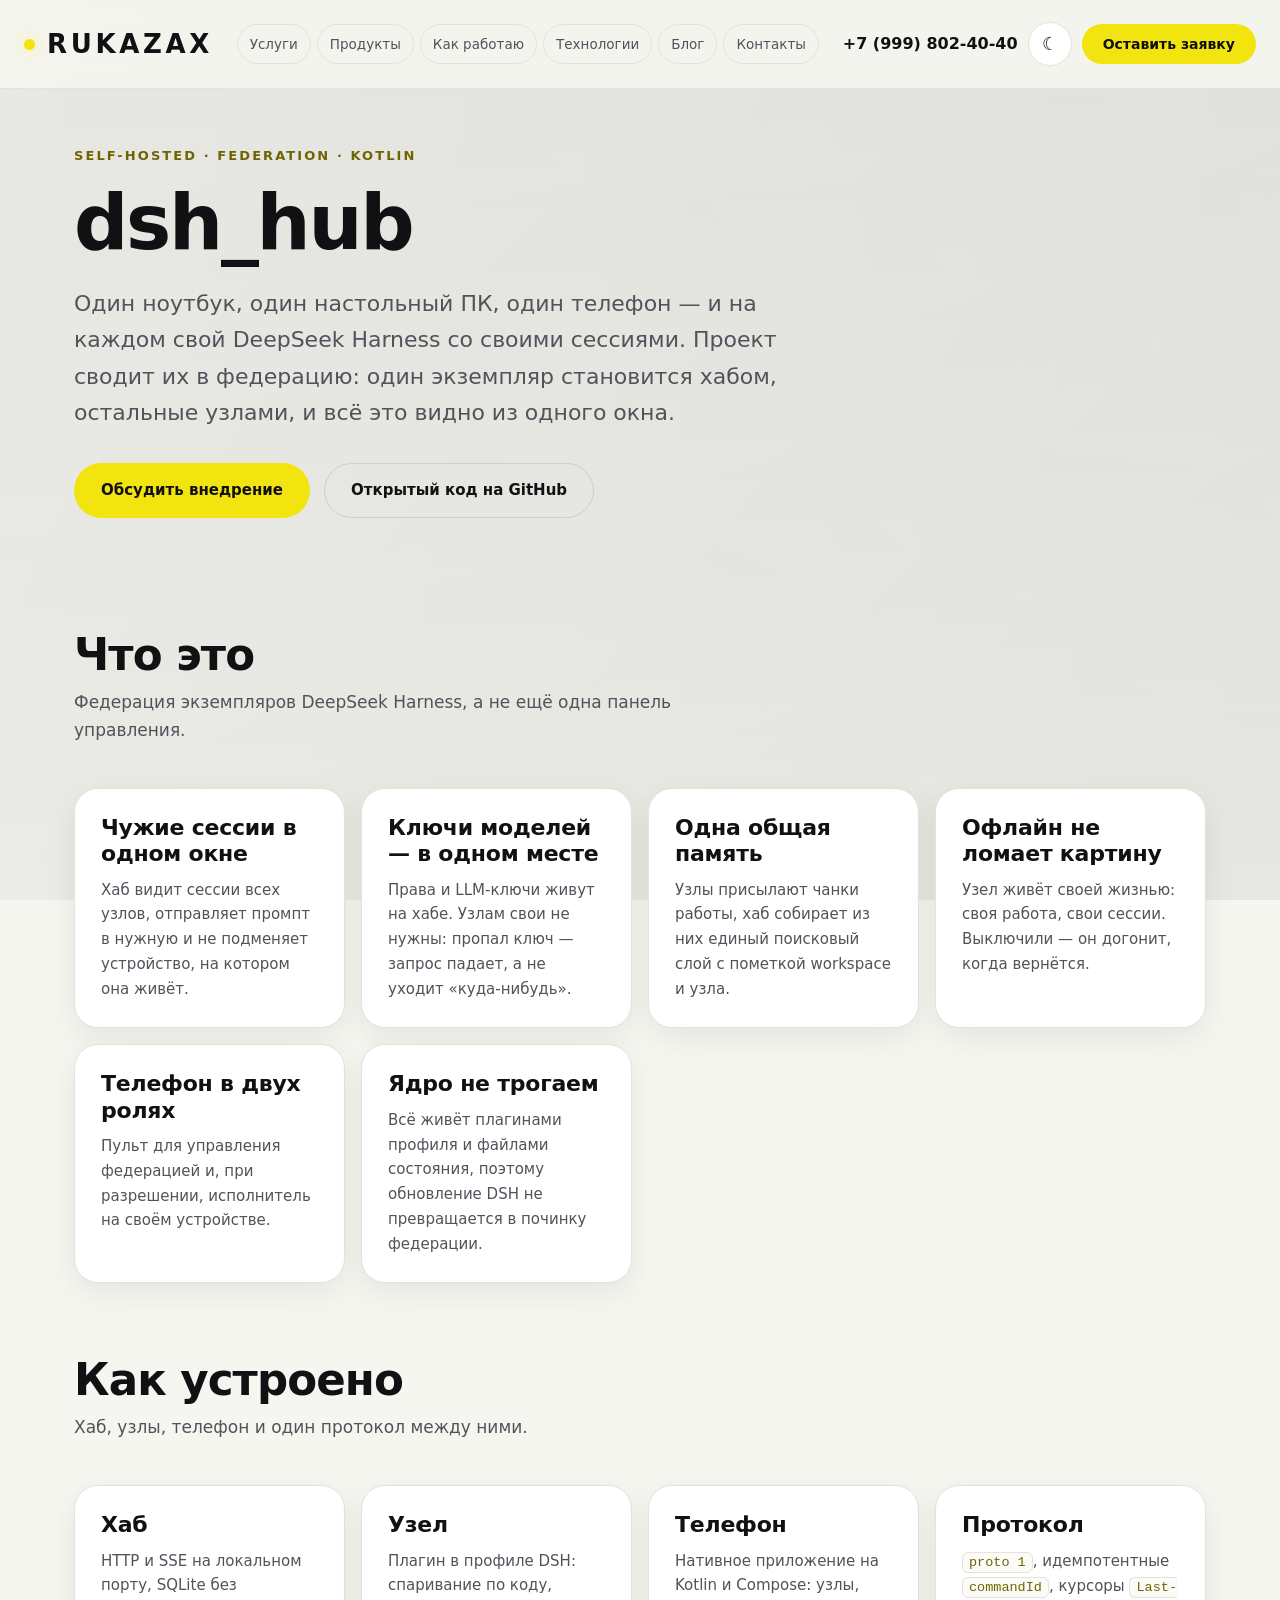
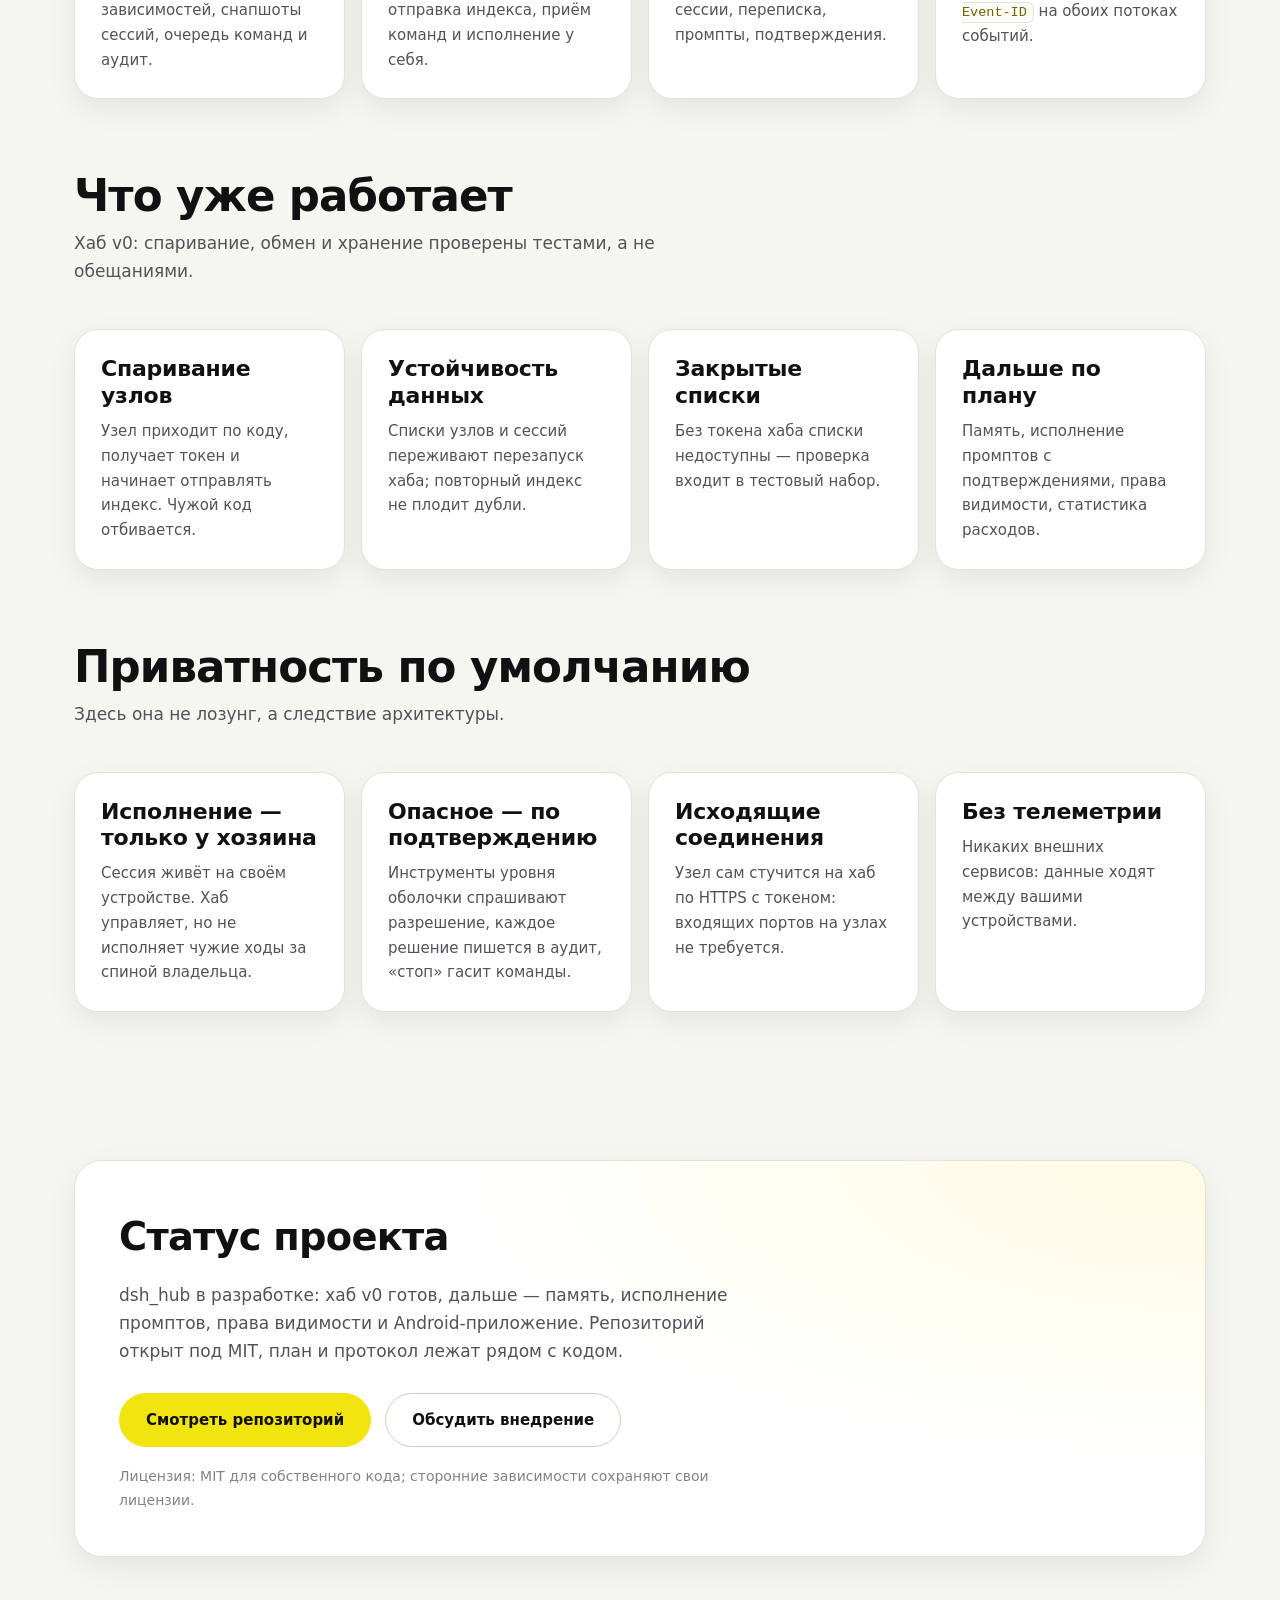
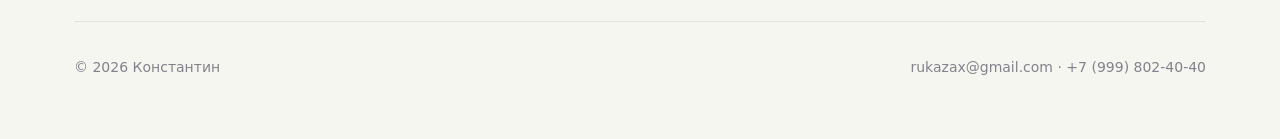
<file: apps/dsh-hub.html>
<!doctype html>
<html lang="ru" data-theme="dark">
<head>
<meta charset="utf-8">
<meta name="viewport" content="width=device-width, initial-scale=1">
<title>dsh_hub — федерация DeepSeek Harness: хаб, узлы и телефон</title>
<meta name="description" content="Один экземпляр DeepSeek Harness становится хабом, остальные — узлами: чужие сессии в одном окне, единые ключи моделей, общая память и управление с телефона. Протокол, SQLite, SSE, Android.">
<meta property="og:type" content="website">
<meta property="og:title" content="dsh_hub — федерация DeepSeek Harness">
<meta property="og:description" content="Один экземпляр DeepSeek Harness становится хабом, остальные — узлами: чужие сессии в одном окне, единые ключи моделей, общая память и управление с телефона.">
<meta property="og:image" content="https://rukazax.github.io/assets/covers/dsh-hub.png">
<meta property="og:url" content="https://rukazax.github.io/apps/dsh-hub.html">
<link rel="icon" href="data:image/svg+xml,%3Csvg xmlns=%22http://www.w3.org/2000/svg%22 viewBox=%220 0 100 100%22%3E%3Crect width=%22100%22 height=%22100%22 rx=%2222%22 fill=%22%23fbf237%22/%3E%3C/svg%3E">
<link rel="stylesheet" href="../assets/site.css">
</head>
<body>

<div class="topbar">
  <div class="wrap topbar-in">
    <div class="tb-left">
      <button class="burger" id="burgerBtn" type="button" aria-label="Меню" aria-expanded="false" aria-controls="mobileMenu">
        <span></span><span></span><span></span>
      </button>
      <a class="brand" href="../index.html"><span class="dot"></span> RUKAZAX</a>
    </div>
    <nav class="navrow"><a href="../index.html#services">Услуги</a><a href="../index.html#cases">Продукты</a><a href="../index.html#process">Как работаю</a><a href="../index.html#stack">Технологии</a><a href="../index.html#blog">Блог</a><a href="../index.html#contact">Контакты</a></nav>
    <div class="top-actions">
      <a class="phone" href="tel:+79998024040">+7 (999) 802-40-40</a>
      <button class="icon-btn" type="button" data-theme-toggle data-theme-title aria-label="Переключить тему"><span data-theme-label>☀</span></button>
      <button class="btn btn-accent btn-sm" type="button" data-open-form>Оставить заявку</button>
    </div>
  </div>
  <div class="mobile-menu" id="mobileMenu">
    <div class="inner"><a href="../index.html#services">Услуги</a><a href="../index.html#cases">Продукты</a><a href="../index.html#process">Как работаю</a><a href="../index.html#stack">Технологии</a><a href="../index.html#blog">Блог</a><a href="../index.html#contact">Контакты</a></div>
  </div>
</div>

<div class="wrap">
  <section class="hero" id="top">
    <div class="eyebrow">Self-hosted · Federation · Kotlin</div>
    <h1 class="display">dsh_hub</h1>
    <p class="lead">Один ноутбук, один настольный ПК, один телефон — и на каждом свой DeepSeek Harness со своими сессиями.
    Проект сводит их в федерацию: один экземпляр становится хабом, остальные узлами, и всё это видно из одного окна.</p>
    <div class="hero-actions">
      <a class="btn btn-accent" href="../index.html#contact">Обсудить внедрение</a>
      <a class="btn btn-ghost" href="https://github.com/rukazax/dsh_hub">Открытый код на GitHub</a>
    </div>
  </section>

  <section id="features">
    <div class="sec-head">
      <div><h2>Что это</h2><p>Федерация экземпляров DeepSeek Harness, а не ещё одна панель управления.</p></div>
    </div>
    <div class="cards-4">
      <div class="svc-card"><div><h3>Чужие сессии в одном окне</h3><p>Хаб видит сессии всех узлов, отправляет промпт в нужную и не подменяет устройство, на котором она живёт.</p></div></div>
      <div class="svc-card"><div><h3>Ключи моделей — в одном месте</h3><p>Права и LLM-ключи живут на хабе. Узлам свои не нужны: пропал ключ — запрос падает, а не уходит «куда-нибудь».</p></div></div>
      <div class="svc-card"><div><h3>Одна общая память</h3><p>Узлы присылают чанки работы, хаб собирает из них единый поисковый слой с пометкой workspace и узла.</p></div></div>
      <div class="svc-card"><div><h3>Офлайн не ломает картину</h3><p>Узел живёт своей жизнью: своя работа, свои сессии. Выключили — он догонит, когда вернётся.</p></div></div>
      <div class="svc-card"><div><h3>Телефон в двух ролях</h3><p>Пульт для управления федерацией и, при разрешении, исполнитель на своём устройстве.</p></div></div>
      <div class="svc-card"><div><h3>Ядро не трогаем</h3><p>Всё живёт плагинами профиля и файлами состояния, поэтому обновление DSH не превращается в починку федерации.</p></div></div>
    </div>
  </section>

  <section id="how">
    <div class="sec-head">
      <div><h2>Как устроено</h2><p>Хаб, узлы, телефон и один протокол между ними.</p></div>
    </div>
    <div class="cards-4">
      <div class="svc-card"><div><h3>Хаб</h3><p>HTTP и SSE на локальном порту, SQLite без зависимостей, снапшоты сессий, очередь команд и аудит.</p></div></div>
      <div class="svc-card"><div><h3>Узел</h3><p>Плагин в профиле DSH: спаривание по коду, отправка индекса, приём команд и исполнение у себя.</p></div></div>
      <div class="svc-card"><div><h3>Телефон</h3><p>Нативное приложение на Kotlin и Compose: узлы, сессии, переписка, промпты, подтверждения.</p></div></div>
      <div class="svc-card"><div><h3>Протокол</h3><p><code>proto 1</code>, идемпотентные <code>commandId</code>, курсоры <code>Last-Event-ID</code> на обоих потоках событий.</p></div></div>
    </div>
  </section>

  <section id="status">
    <div class="sec-head">
      <div><h2>Что уже работает</h2><p>Хаб v0: спаривание, обмен и хранение проверены тестами, а не обещаниями.</p></div>
    </div>
    <div class="cards-4">
      <div class="svc-card"><div><h3>Спаривание узлов</h3><p>Узел приходит по коду, получает токен и начинает отправлять индекс. Чужой код отбивается.</p></div></div>
      <div class="svc-card"><div><h3>Устойчивость данных</h3><p>Списки узлов и сессий переживают перезапуск хаба; повторный индекс не плодит дубли.</p></div></div>
      <div class="svc-card"><div><h3>Закрытые списки</h3><p>Без токена хаба списки недоступны — проверка входит в тестовый набор.</p></div></div>
      <div class="svc-card"><div><h3>Дальше по плану</h3><p>Память, исполнение промптов с подтверждениями, права видимости, статистика расходов.</p></div></div>
    </div>
  </section>

  <section id="security">
    <div class="sec-head">
      <div><h2>Приватность по умолчанию</h2><p>Здесь она не лозунг, а следствие архитектуры.</p></div>
    </div>
    <div class="cards-4">
      <div class="svc-card"><div><h3>Исполнение — только у хозяина</h3><p>Сессия живёт на своём устройстве. Хаб управляет, но не исполняет чужие ходы за спиной владельца.</p></div></div>
      <div class="svc-card"><div><h3>Опасное — по подтверждению</h3><p>Инструменты уровня оболочки спрашивают разрешение, каждое решение пишется в аудит, «стоп» гасит команды.</p></div></div>
      <div class="svc-card"><div><h3>Исходящие соединения</h3><p>Узел сам стучится на хаб по HTTPS с токеном: входящих портов на узлах не требуется.</p></div></div>
      <div class="svc-card"><div><h3>Без телеметрии</h3><p>Никаких внешних сервисов: данные ходят между вашими устройствами.</p></div></div>
    </div>
  </section>

  <section id="cta">
    <div class="contact">
      <h2>Статус проекта</h2>
      <p>dsh_hub в разработке: хаб v0 готов, дальше — память, исполнение промптов, права видимости и Android-приложение.
      Репозиторий открыт под MIT, план и протокол лежат рядом с кодом.</p>
      <div class="hero-actions">
        <a class="btn btn-accent" href="https://github.com/rukazax/dsh_hub">Смотреть репозиторий</a>
        <a class="btn btn-ghost" href="../index.html#contact">Обсудить внедрение</a>
      </div>
      <p style="color:var(--dim);font-size:14px;margin:18px 0 0;max-width:70ch">Лицензия: MIT для собственного кода; сторонние зависимости сохраняют свои лицензии.</p>
    </div>
  </section>

  <footer class="site-foot">
    <span>© 2026 Константин</span>
    <span><a href="mailto:rukazax@gmail.com">rukazax@gmail.com</a> · <a href="tel:+79998024040">+7 (999) 802-40-40</a></span>
  </footer>
</div>

<div class="modal" id="formModal" aria-hidden="true">
  <div class="modal-backdrop" data-close></div>
  <div class="modal-card" role="dialog" aria-modal="true" aria-labelledby="formTitle">
    <button class="modal-close" type="button" data-close aria-label="Закрыть">×</button>
    <h2 id="formTitle">Обсудим проект</h2>
    <p>Оставьте контакты — отвечу в рабочее время, предложу план и оценку. Первая консультация бесплатная.</p>
    <form id="contactForm" novalidate>
      <label class="field"><span>Имя</span>
        <input name="name" type="text" autocomplete="name" placeholder="Как к вам обращаться" required></label>
      <label class="field"><span>Телефон</span>
        <input name="phone" type="tel" autocomplete="tel" placeholder="+7 (___) ___-__-__" required></label>
      <label class="field"><span>Электронная почта</span>
        <input name="email" type="email" autocomplete="email" placeholder="you@example.com" required></label>
      <label class="field"><span>Задача</span>
        <textarea name="message" rows="4" placeholder="Коротко о проекте и сроках" required></textarea></label>
      <button class="btn btn-accent" type="submit" id="formSubmit" style="width:100%;justify-content:center">Отправить</button>
      <p class="form-status" id="formStatus" role="status"></p>
      <p class="form-note">Письмо уходит на rukazax@gmail.com. Сервис доставки при первой отправке
      попросит подтвердить адрес — это одноразовое действие.</p>
    </form>
  </div>
</div>
<script src="../assets/app.js"></script>
</body>
</html>
</file>
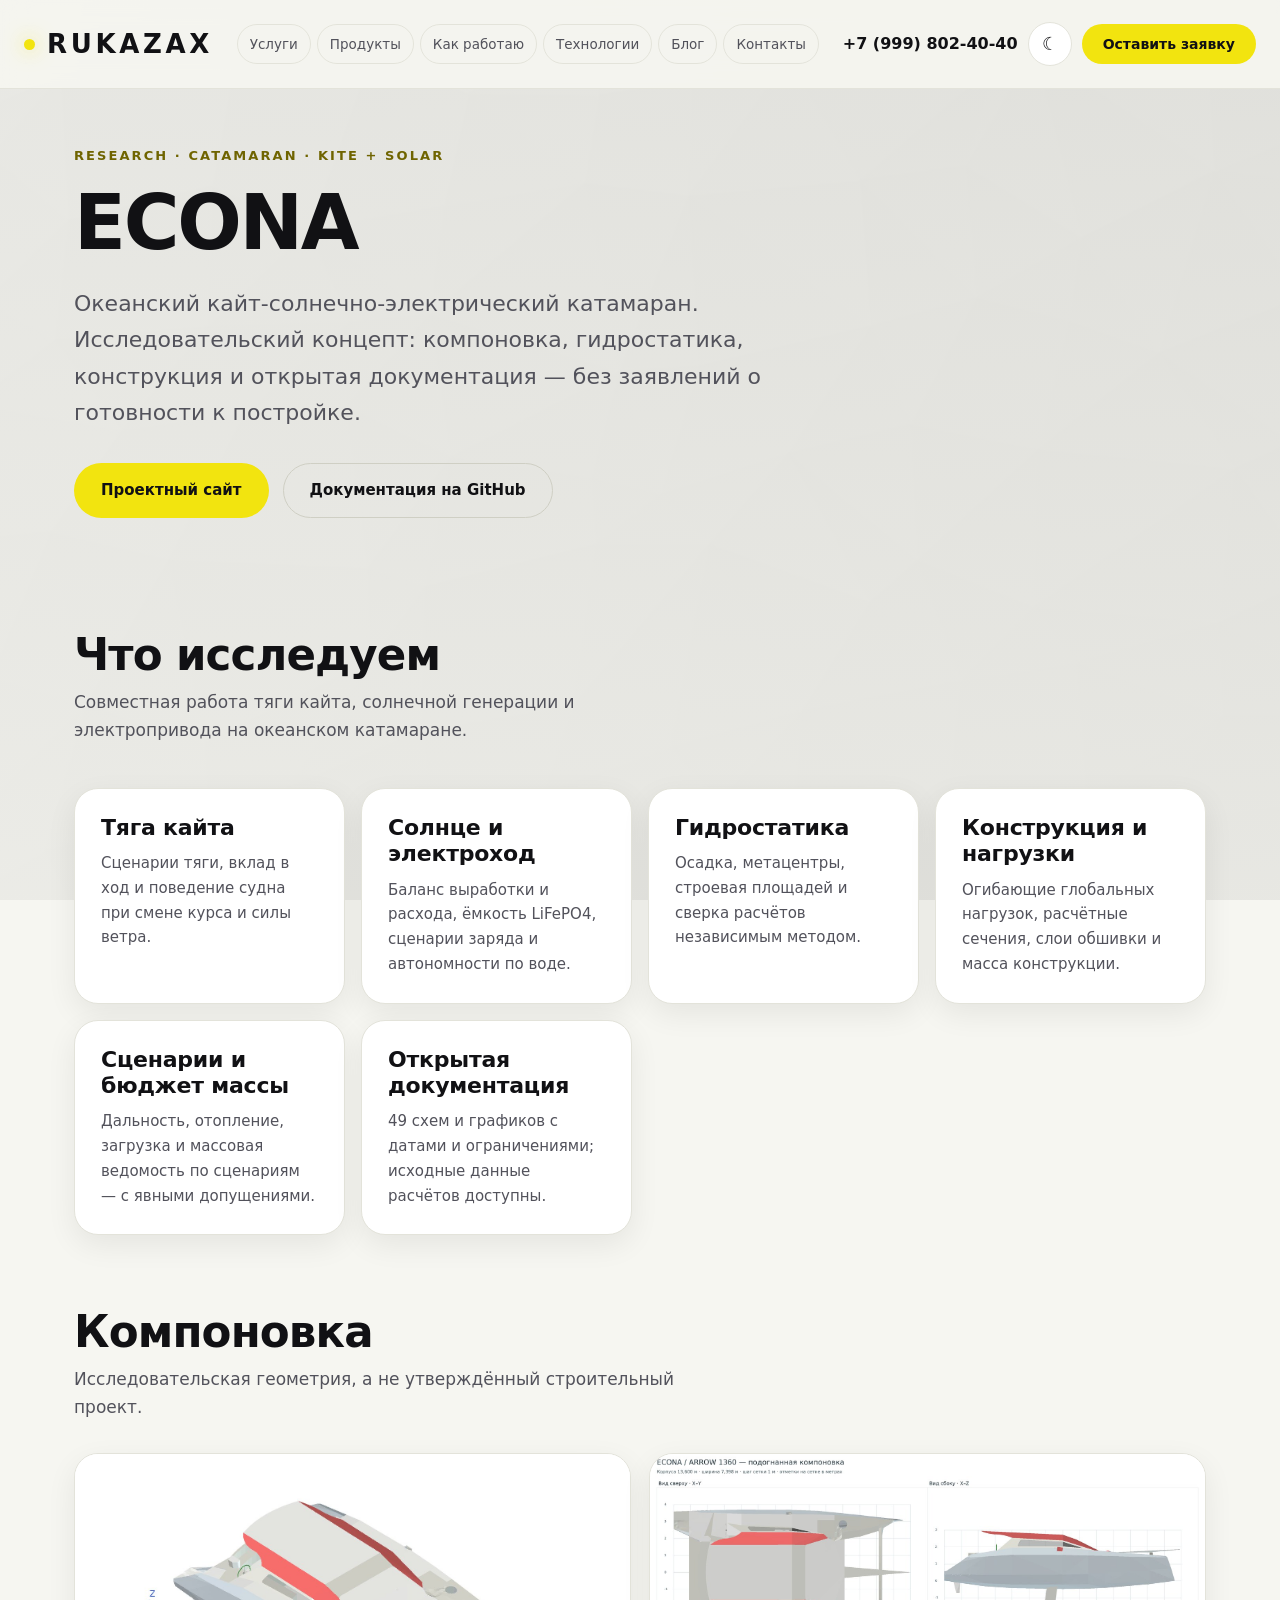
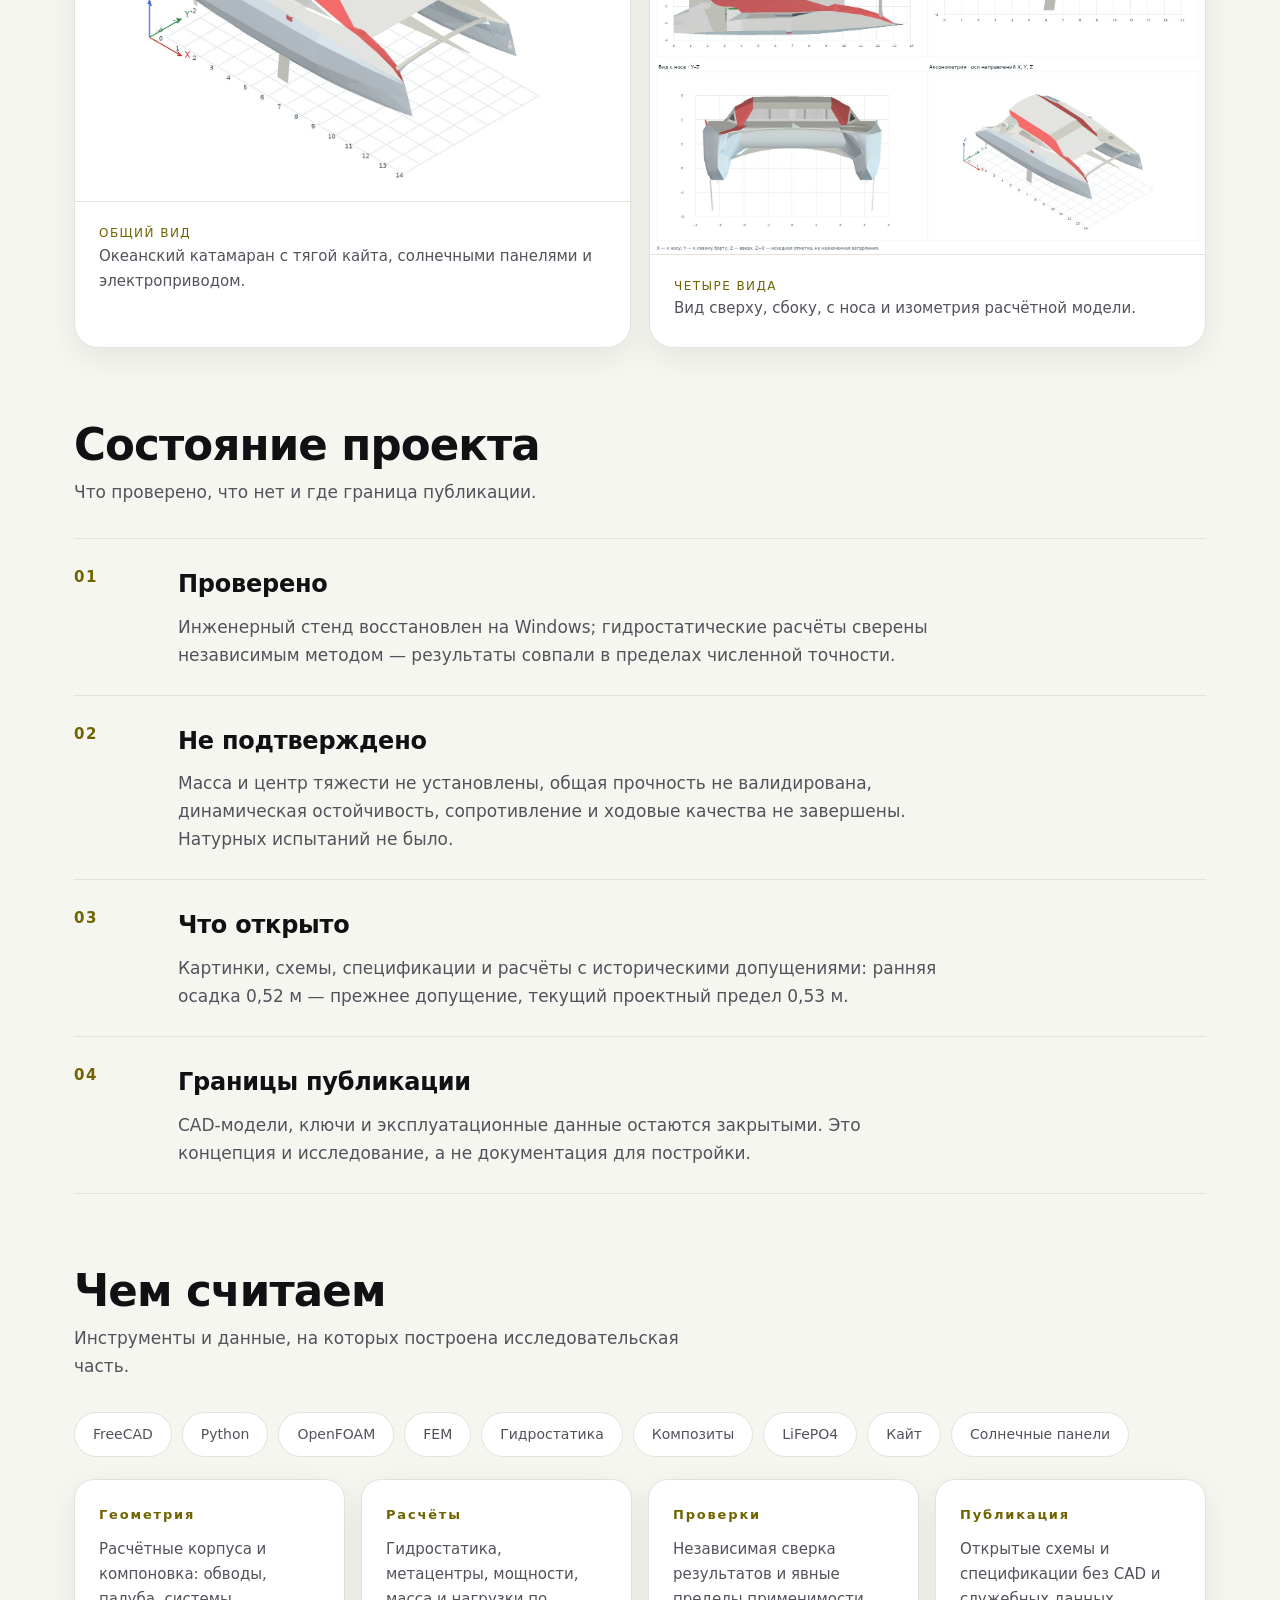
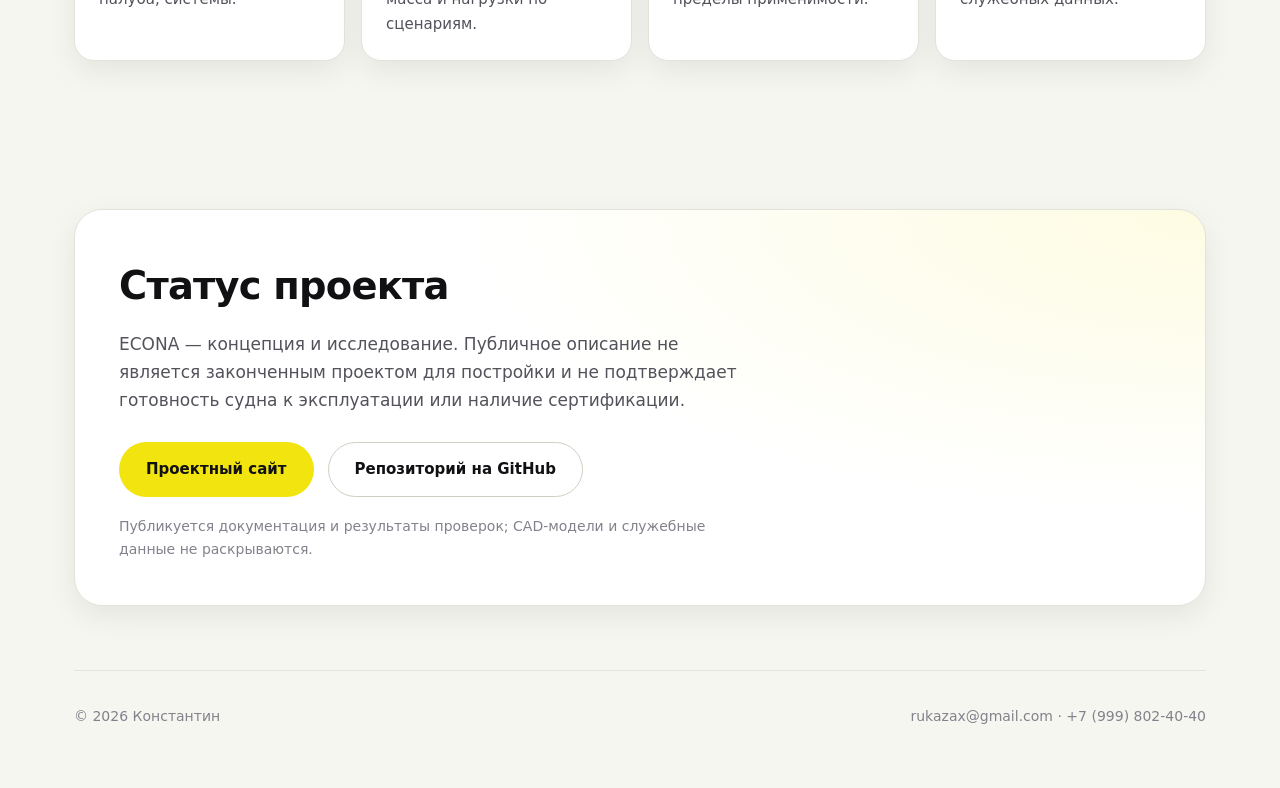
<file: apps/econa.html>
<!doctype html>
<html lang="ru" data-theme="dark">
<head>
<meta charset="utf-8">
<meta name="viewport" content="width=device-width, initial-scale=1">
<title>ECONA — кайт-солнечно-электрический катамаран</title>
<meta name="description" content="Исследовательский проект океанского катамарана: тяга кайта, солнечная энергетика и электропривод. Открытая документация, расчёты и границы применимости.">
<meta property="og:type" content="website">
<meta property="og:title" content="ECONA — кайт-солнечно-электрический катамаран">
<meta property="og:description" content="Исследовательский концепт океанского катамарана: компоновка, гидростатика, конструкция и открытая документация — без заявлений о готовности к постройке.">
<meta property="og:image" content="https://rukazax.github.io/assets/covers/econa.png">
<meta property="og:url" content="https://rukazax.github.io/apps/econa.html">
<link rel="icon" href="data:image/svg+xml,%3Csvg xmlns=%22http://www.w3.org/2000/svg%22 viewBox=%220 0 100 100%22%3E%3Crect width=%22100%22 height=%22100%22 rx=%2222%22 fill=%22%23fbf237%22/%3E%3C/svg%3E">
<link rel="stylesheet" href="../assets/site.css">
</head>
<body>

<div class="topbar">
  <div class="wrap topbar-in">
    <div class="tb-left">
      <button class="burger" id="burgerBtn" type="button" aria-label="Меню" aria-expanded="false" aria-controls="mobileMenu">
        <span></span><span></span><span></span>
      </button>
      <a class="brand" href="../index.html"><span class="dot"></span> RUKAZAX</a>
    </div>
    <nav class="navrow"><a href="../index.html#services">Услуги</a><a href="../index.html#cases">Продукты</a><a href="../index.html#process">Как работаю</a><a href="../index.html#stack">Технологии</a><a href="../index.html#blog">Блог</a><a href="../index.html#contact">Контакты</a></nav>
    <div class="top-actions">
      <a class="phone" href="tel:+79998024040">+7 (999) 802-40-40</a>
      <button class="icon-btn" type="button" data-theme-toggle data-theme-title aria-label="Переключить тему"><span data-theme-label>☀</span></button>
      <button class="btn btn-accent btn-sm" type="button" data-open-form>Оставить заявку</button>
    </div>
  </div>
  <div class="mobile-menu" id="mobileMenu">
    <div class="inner"><a href="../index.html#services">Услуги</a><a href="../index.html#cases">Продукты</a><a href="../index.html#process">Как работаю</a><a href="../index.html#stack">Технологии</a><a href="../index.html#blog">Блог</a><a href="../index.html#contact">Контакты</a></div>
  </div>
</div>

<div class="wrap">
  <section class="hero" id="top">
    <div class="eyebrow">Research · Catamaran · Kite + Solar</div>
    <h1 class="display">ECONA</h1>
    <p class="lead">Океанский кайт-солнечно-электрический катамаран. Исследовательский концепт: компоновка, гидростатика, конструкция и открытая документация — без заявлений о готовности к постройке.</p>
    <div class="hero-actions">
      <a class="btn btn-accent" href="https://rukazax.github.io/econa/" target="_blank" rel="noopener">Проектный сайт</a><a class="btn btn-ghost" href="https://github.com/rukazax/econa" target="_blank" rel="noopener">Документация на GitHub</a>
    </div>
  </section>

  <section id="features">
    <div class="sec-head">
      <div><h2>Что исследуем</h2><p>Совместная работа тяги кайта, солнечной генерации и электропривода на океанском катамаране.</p></div>
    </div>
    <div class="cards-4">
      <div class="svc-card"><div><h3>Тяга кайта</h3><p>Сценарии тяги, вклад в ход и поведение судна при смене курса и силы ветра.</p></div></div>
      <div class="svc-card"><div><h3>Солнце и электроход</h3><p>Баланс выработки и расхода, ёмкость LiFePO4, сценарии заряда и автономности по воде.</p></div></div>
      <div class="svc-card"><div><h3>Гидростатика</h3><p>Осадка, метацентры, строевая площадей и сверка расчётов независимым методом.</p></div></div>
      <div class="svc-card"><div><h3>Конструкция и нагрузки</h3><p>Огибающие глобальных нагрузок, расчётные сечения, слои обшивки и масса конструкции.</p></div></div>
      <div class="svc-card"><div><h3>Сценарии и бюджет массы</h3><p>Дальность, отопление, загрузка и массовая ведомость по сценариям — с явными допущениями.</p></div></div>
      <div class="svc-card"><div><h3>Открытая документация</h3><p>49 схем и графиков с датами и ограничениями; исходные данные расчётов доступны.</p></div></div>
    </div>
  </section>

  <section id="screens">
    <div class="sec-head">
      <div><h2>Компоновка</h2><p>Исследовательская геометрия, а не утверждённый строительный проект.</p></div>
    </div>
    <div class="cases">
      <div class="case" style="cursor:default">
        <img src="../assets/econa/overview.jpg" alt="ECONA: общий вид компоновки" loading="lazy">
        <div class="in"><div class="tag">Общий вид</div><p>Океанский катамаран с тягой кайта, солнечными панелями и электроприводом.</p></div>
      </div>
      <div class="case" style="cursor:default">
        <img src="../assets/econa/views.jpg" alt="ECONA: четыре вида компоновки" loading="lazy">
        <div class="in"><div class="tag">Четыре вида</div><p>Вид сверху, сбоку, с носа и изометрия расчётной модели.</p></div>
      </div>
    </div>
  </section>

  <section id="principles">
    <div class="sec-head">
      <div><h2>Состояние проекта</h2><p>Что проверено, что нет и где граница публикации.</p></div>
    </div>
    <div class="svc-list">
      <div class="svc-row"><div class="n">01</div><div><h3>Проверено</h3><p>Инженерный стенд восстановлен на Windows; гидростатические расчёты сверены независимым методом — результаты совпали в пределах численной точности.</p></div></div>
      <div class="svc-row"><div class="n">02</div><div><h3>Не подтверждено</h3><p>Масса и центр тяжести не установлены, общая прочность не валидирована, динамическая остойчивость, сопротивление и ходовые качества не завершены. Натурных испытаний не было.</p></div></div>
      <div class="svc-row"><div class="n">03</div><div><h3>Что открыто</h3><p>Картинки, схемы, спецификации и расчёты с историческими допущениями: ранняя осадка 0,52 м — прежнее допущение, текущий проектный предел 0,53 м.</p></div></div>
      <div class="svc-row"><div class="n">04</div><div><h3>Границы публикации</h3><p>CAD-модели, ключи и эксплуатационные данные остаются закрытыми. Это концепция и исследование, а не документация для постройки.</p></div></div>
    </div>
  </section>

  <section id="details">
    <div class="sec-head">
      <div><h2>Чем считаем</h2><p>Инструменты и данные, на которых построена исследовательская часть.</p></div>
    </div>
    <div class="chips" style="margin-bottom:22px"><span>FreeCAD</span><span>Python</span><span>OpenFOAM</span><span>FEM</span><span>Гидростатика</span><span>Композиты</span><span>LiFePO4</span><span>Кайт</span><span>Солнечные панели</span></div>
    <div class="steps">
      <div class="step"><b>Геометрия</b><p>Расчётные корпуса и компоновка: обводы, палуба, системы.</p></div>
      <div class="step"><b>Расчёты</b><p>Гидростатика, метацентры, мощности, масса и нагрузки по сценариям.</p></div>
      <div class="step"><b>Проверки</b><p>Независимая сверка результатов и явные пределы применимости.</p></div>
      <div class="step"><b>Публикация</b><p>Открытые схемы и спецификации без CAD и служебных данных.</p></div>
    </div>
  </section>

  <section id="cta">
    <div class="contact">
      <h2>Статус проекта</h2>
      <p>ECONA — концепция и исследование. Публичное описание не является законченным проектом для постройки и не подтверждает готовность судна к эксплуатации или наличие сертификации.</p>
      <div class="hero-actions">
        <a class="btn btn-accent" href="https://rukazax.github.io/econa/" target="_blank" rel="noopener">Проектный сайт</a><a class="btn btn-ghost" href="https://github.com/rukazax/econa" target="_blank" rel="noopener">Репозиторий на GitHub</a>
      </div>
      <p style="color:var(--dim);font-size:14px;margin:18px 0 0;max-width:70ch">Публикуется документация и результаты проверок; CAD-модели и служебные данные не раскрываются.</p>
    </div>
  </section>

  <footer class="site-foot">
    <span>© 2026 Константин</span>
    <span><a href="mailto:rukazax@gmail.com">rukazax@gmail.com</a> · <a href="tel:+79998024040">+7 (999) 802-40-40</a></span>
  </footer>
</div>

<div class="modal" id="formModal" aria-hidden="true">
  <div class="modal-backdrop" data-close></div>
  <div class="modal-card" role="dialog" aria-modal="true" aria-labelledby="formTitle">
    <button class="modal-close" type="button" data-close aria-label="Закрыть">×</button>
    <h2 id="formTitle">Обсудим проект</h2>
    <p>Оставьте контакты — отвечу в рабочее время, предложу план и оценку. Первая консультация бесплатная.</p>
    <form id="contactForm" novalidate>
      <label class="field"><span>Имя</span>
        <input name="name" type="text" autocomplete="name" placeholder="Как к вам обращаться" required></label>
      <label class="field"><span>Телефон</span>
        <input name="phone" type="tel" autocomplete="tel" placeholder="+7 (___) ___-__-__" required></label>
      <label class="field"><span>Электронная почта</span>
        <input name="email" type="email" autocomplete="email" placeholder="you@example.com" required></label>
      <label class="field"><span>Задача</span>
        <textarea name="message" rows="4" placeholder="Коротко о проекте и сроках" required></textarea></label>
      <button class="btn btn-accent" type="submit" id="formSubmit" style="width:100%;justify-content:center">Отправить</button>
      <p class="form-status" id="formStatus" role="status"></p>
      <p class="form-note">Письмо уходит на rukazax@gmail.com. Сервис доставки при первой отправке
      попросит подтвердить адрес — это одноразовое действие.</p>
    </form>
  </div>
</div>
<script src="../assets/app.js"></script>
</body>
</html>
</file>
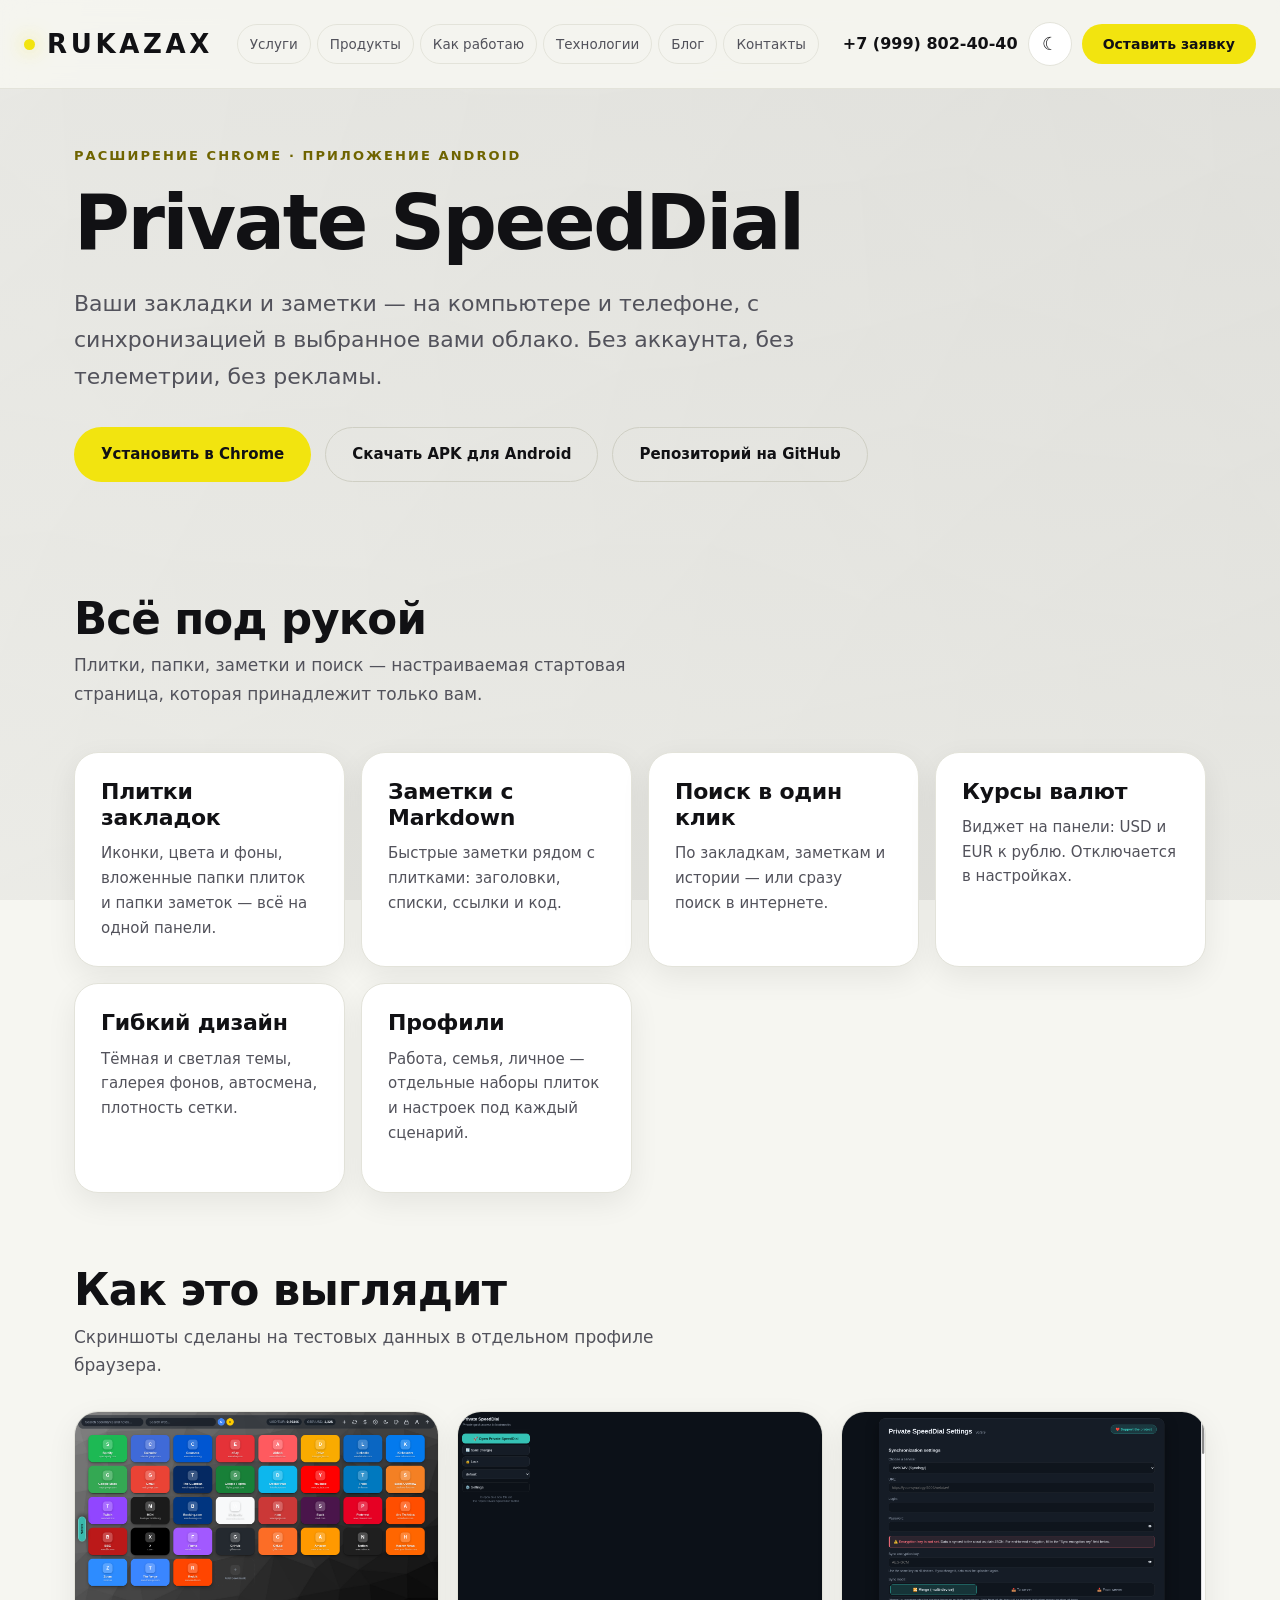
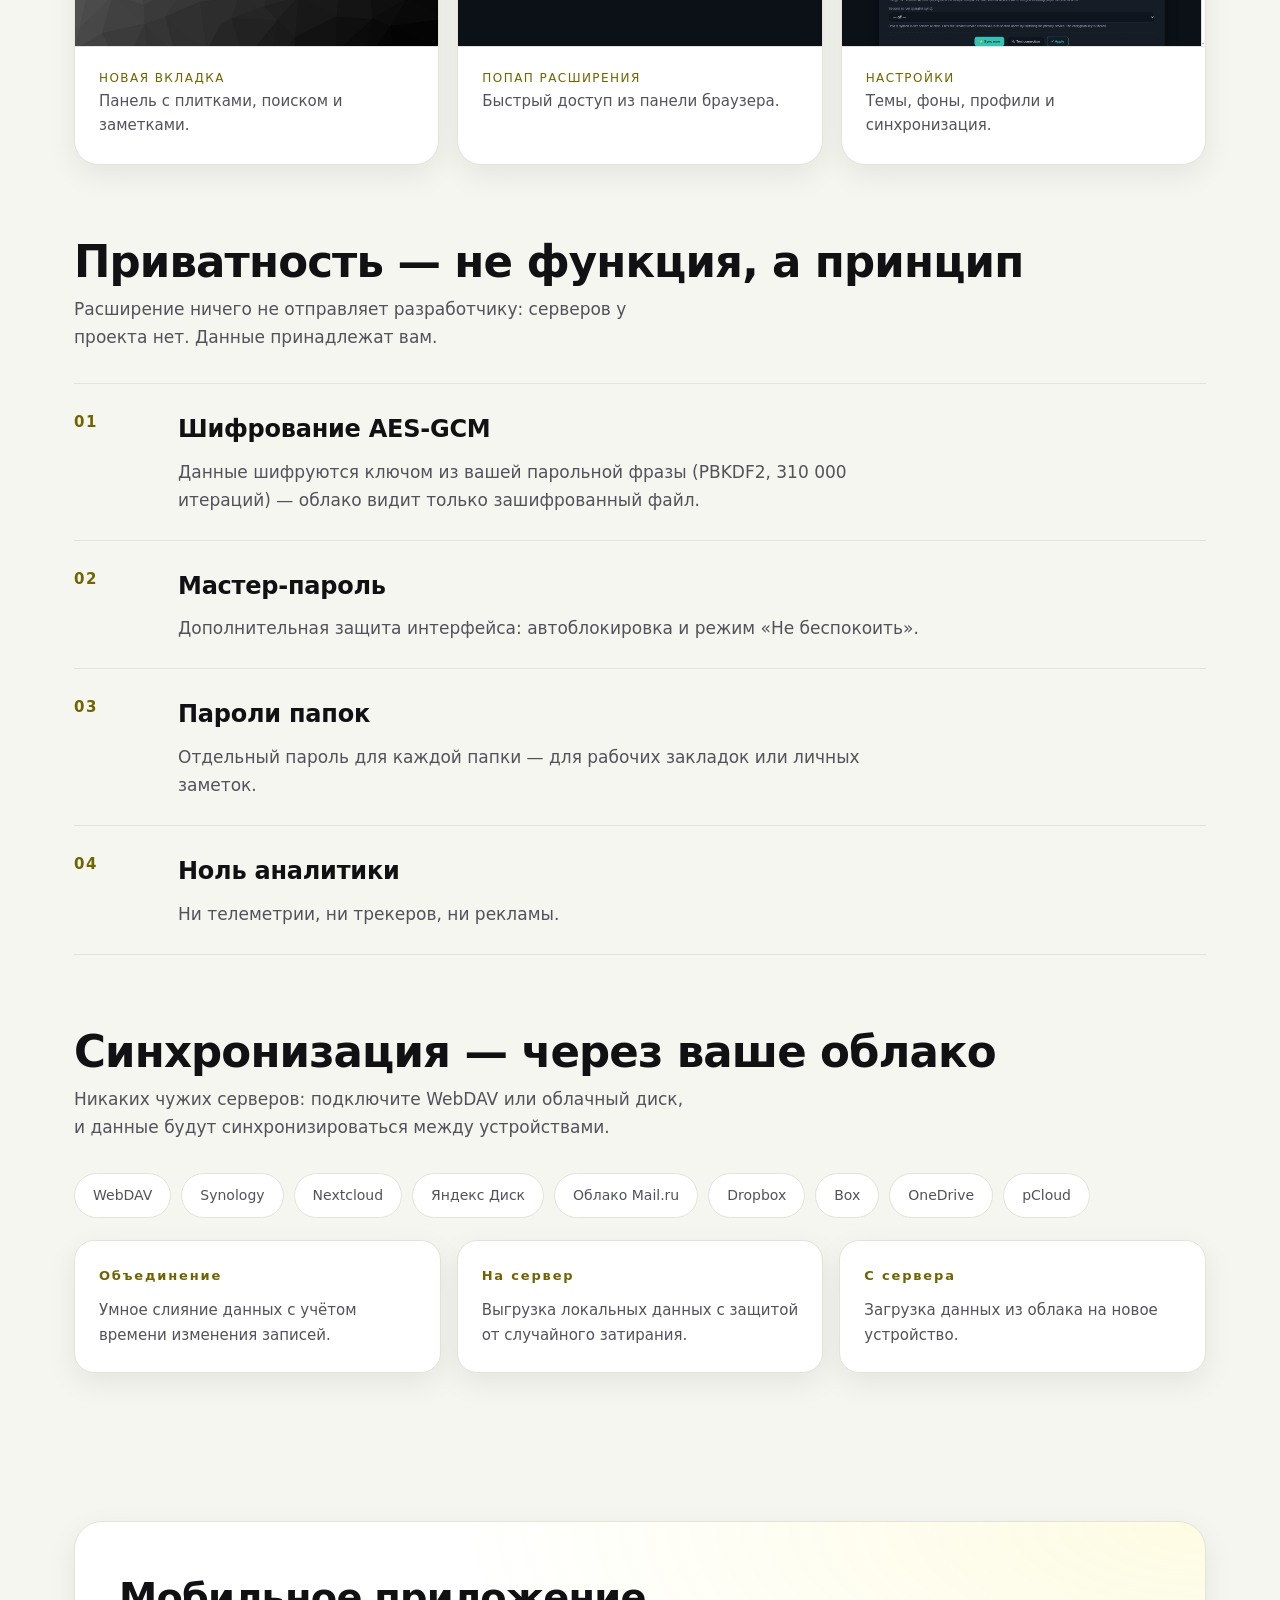
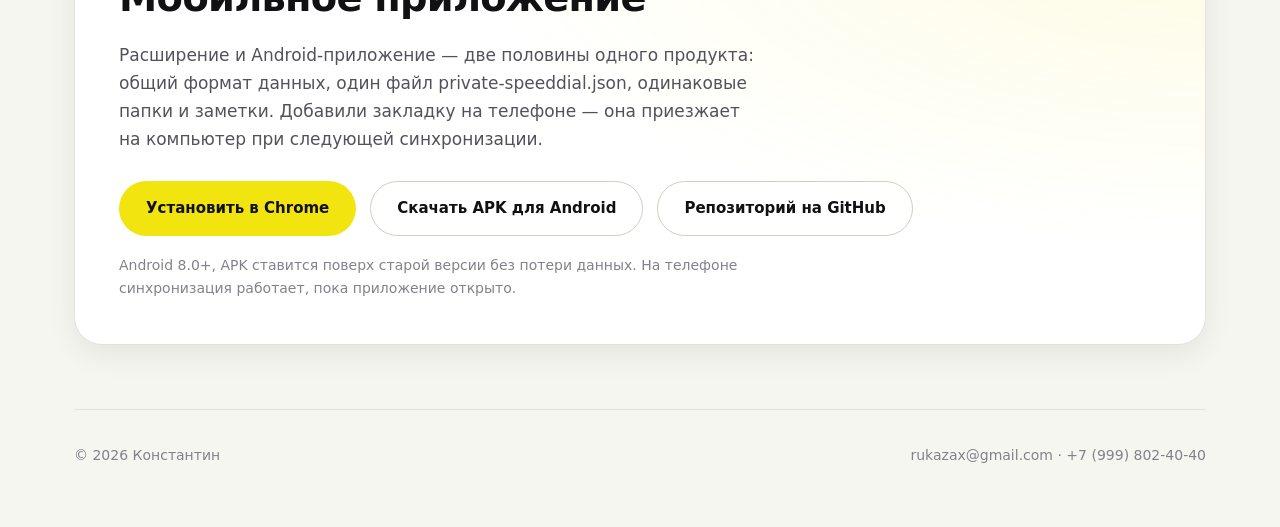
<file: apps/private-speeddial.html>
<!doctype html>
<html lang="ru" data-theme="dark">
<head>
<meta charset="utf-8">
<meta name="viewport" content="width=device-width, initial-scale=1">
<title>Private SpeedDial — закладки и заметки на ПК и Android</title>
<meta name="description" content="Панель быстрого доступа к сайтам с заметками, папками и синхронизацией в вашем облаке. Расширение Chrome и приложение Android.">
<meta property="og:type" content="website">
<meta property="og:title" content="Private SpeedDial — закладки и заметки на ПК и Android">
<meta property="og:description" content="Панель быстрого доступа к сайтам с заметками, папками и синхронизацией в вашем облаке. Расширение Chrome и приложение Android.">
<meta property="og:image" content="https://rukazax.github.io/assets/private-speeddial/icon128.png">
<meta property="og:url" content="https://rukazax.github.io/apps/private-speeddial.html">
<link rel="icon" href="data:image/svg+xml,%3Csvg xmlns=%22http://www.w3.org/2000/svg%22 viewBox=%220 0 100 100%22%3E%3Crect width=%22100%22 height=%22100%22 rx=%2222%22 fill=%22%23fbf237%22/%3E%3C/svg%3E">
<link rel="stylesheet" href="../assets/site.css">
</head>
<body>

<div class="topbar">
  <div class="wrap topbar-in">
    <div class="tb-left">
      <button class="burger" id="burgerBtn" type="button" aria-label="Меню" aria-expanded="false" aria-controls="mobileMenu">
        <span></span><span></span><span></span>
      </button>
      <a class="brand" href="../index.html"><span class="dot"></span> RUKAZAX</a>
    </div>
    <nav class="navrow"><a href="../index.html#services">Услуги</a><a href="../index.html#cases">Продукты</a><a href="../index.html#process">Как работаю</a><a href="../index.html#stack">Технологии</a><a href="../index.html#blog">Блог</a><a href="../index.html#contact">Контакты</a></nav>
    <div class="top-actions">
      <a class="phone" href="tel:+79998024040">+7 (999) 802-40-40</a>
      <button class="icon-btn" type="button" data-theme-toggle data-theme-title aria-label="Переключить тему"><span data-theme-label>☀</span></button>
      <button class="btn btn-accent btn-sm" type="button" data-open-form>Оставить заявку</button>
    </div>
  </div>
  <div class="mobile-menu" id="mobileMenu">
    <div class="inner"><a href="../index.html#services">Услуги</a><a href="../index.html#cases">Продукты</a><a href="../index.html#process">Как работаю</a><a href="../index.html#stack">Технологии</a><a href="../index.html#blog">Блог</a><a href="../index.html#contact">Контакты</a></div>
  </div>
</div>

<div class="wrap">
  <section class="hero" id="top">
    <div class="eyebrow">Расширение Chrome · Приложение Android</div>
    <h1 class="display">Private SpeedDial</h1>
    <p class="lead">Ваши закладки и заметки — на компьютере и телефоне, с синхронизацией в выбранное вами облако. Без аккаунта, без телеметрии, без рекламы.</p>
    <div class="hero-actions">
      <a class="btn btn-accent" href="https://chromewebstore.google.com/detail/private-speeddial/eakakaeklcgnlanmpbndhjdljppehdof" target="_blank" rel="noopener">Установить в Chrome</a><a class="btn btn-ghost" href="https://github.com/rukazax/Private_SpeedDial/releases/latest/download/Private-SpeedDial-Android.apk">Скачать APK для Android</a><a class="btn btn-ghost" href="https://github.com/rukazax/Private_SpeedDial" target="_blank" rel="noopener">Репозиторий на GitHub</a>
    </div>
  </section>

  <section id="features">
    <div class="sec-head">
      <div><h2>Всё под рукой</h2><p>Плитки, папки, заметки и поиск — настраиваемая стартовая страница, которая принадлежит только вам.</p></div>
    </div>
    <div class="cards-4">
      <div class="svc-card"><div><h3>Плитки закладок</h3><p>Иконки, цвета и фоны, вложенные папки плиток и папки заметок — всё на одной панели.</p></div></div>
      <div class="svc-card"><div><h3>Заметки с Markdown</h3><p>Быстрые заметки рядом с плитками: заголовки, списки, ссылки и код.</p></div></div>
      <div class="svc-card"><div><h3>Поиск в один клик</h3><p>По закладкам, заметкам и истории — или сразу поиск в интернете.</p></div></div>
      <div class="svc-card"><div><h3>Курсы валют</h3><p>Виджет на панели: USD и EUR к рублю. Отключается в настройках.</p></div></div>
      <div class="svc-card"><div><h3>Гибкий дизайн</h3><p>Тёмная и светлая темы, галерея фонов, автосмена, плотность сетки.</p></div></div>
      <div class="svc-card"><div><h3>Профили</h3><p>Работа, семья, личное — отдельные наборы плиток и настроек под каждый сценарий.</p></div></div>
    </div>
  </section>

  <section id="screens">
    <div class="sec-head">
      <div><h2>Как это выглядит</h2><p>Скриншоты сделаны на тестовых данных в отдельном профиле браузера.</p></div>
    </div>
    <div class="cases">
      <div class="case" style="cursor:default">
        <img src="../assets/private-speeddial/shot-newtab.png" alt="Новая вкладка" loading="lazy">
        <div class="in"><div class="tag">Новая вкладка</div><p>Панель с плитками, поиском и заметками.</p></div>
      </div>
      <div class="case" style="cursor:default">
        <img src="../assets/private-speeddial/shot-popup.png" alt="Попап расширения" loading="lazy">
        <div class="in"><div class="tag">Попап расширения</div><p>Быстрый доступ из панели браузера.</p></div>
      </div>
      <div class="case" style="cursor:default">
        <img src="../assets/private-speeddial/shot-options.png" alt="Настройки" loading="lazy">
        <div class="in"><div class="tag">Настройки</div><p>Темы, фоны, профили и синхронизация.</p></div>
      </div>
    </div>
  </section>

  <section id="principles">
    <div class="sec-head">
      <div><h2>Приватность — не функция, а принцип</h2><p>Расширение ничего не отправляет разработчику: серверов у проекта нет. Данные принадлежат вам.</p></div>
    </div>
    <div class="svc-list">
      <div class="svc-row"><div class="n">01</div><div><h3>Шифрование AES-GCM</h3><p>Данные шифруются ключом из вашей парольной фразы (PBKDF2, 310 000 итераций) — облако видит только зашифрованный файл.</p></div></div>
      <div class="svc-row"><div class="n">02</div><div><h3>Мастер-пароль</h3><p>Дополнительная защита интерфейса: автоблокировка и режим «Не беспокоить».</p></div></div>
      <div class="svc-row"><div class="n">03</div><div><h3>Пароли папок</h3><p>Отдельный пароль для каждой папки — для рабочих закладок или личных заметок.</p></div></div>
      <div class="svc-row"><div class="n">04</div><div><h3>Ноль аналитики</h3><p>Ни телеметрии, ни трекеров, ни рекламы.</p></div></div>
    </div>
  </section>

  <section id="details">
    <div class="sec-head">
      <div><h2>Синхронизация — через ваше облако</h2><p>Никаких чужих серверов: подключите WebDAV или облачный диск, и данные будут синхронизироваться между устройствами.</p></div>
    </div>
    <div class="chips" style="margin-bottom:22px"><span>WebDAV</span><span>Synology</span><span>Nextcloud</span><span>Яндекс Диск</span><span>Облако Mail.ru</span><span>Dropbox</span><span>Box</span><span>OneDrive</span><span>pCloud</span></div>
    <div class="steps">
      <div class="step"><b>Объединение</b><p>Умное слияние данных с учётом времени изменения записей.</p></div>
      <div class="step"><b>На сервер</b><p>Выгрузка локальных данных с защитой от случайного затирания.</p></div>
      <div class="step"><b>С сервера</b><p>Загрузка данных из облака на новое устройство.</p></div>
    </div>
  </section>

  <section id="cta">
    <div class="contact">
      <h2>Мобильное приложение</h2>
      <p>Расширение и Android-приложение — две половины одного продукта: общий формат данных, один файл private-speeddial.json, одинаковые папки и заметки. Добавили закладку на телефоне — она приезжает на компьютер при следующей синхронизации.</p>
      <div class="hero-actions">
        <a class="btn btn-accent" href="https://chromewebstore.google.com/detail/private-speeddial/eakakaeklcgnlanmpbndhjdljppehdof" target="_blank" rel="noopener">Установить в Chrome</a><a class="btn btn-ghost" href="https://github.com/rukazax/Private_SpeedDial/releases/latest/download/Private-SpeedDial-Android.apk">Скачать APK для Android</a><a class="btn btn-ghost" href="https://github.com/rukazax/Private_SpeedDial" target="_blank" rel="noopener">Репозиторий на GitHub</a>
      </div>
      <p style="color:var(--dim);font-size:14px;margin:18px 0 0;max-width:70ch">Android 8.0+, APK ставится поверх старой версии без потери данных. На телефоне синхронизация работает, пока приложение открыто.</p>
    </div>
  </section>

  <footer class="site-foot">
    <span>© 2026 Константин</span>
    <span><a href="mailto:rukazax@gmail.com">rukazax@gmail.com</a> · <a href="tel:+79998024040">+7 (999) 802-40-40</a></span>
  </footer>
</div>

<div class="modal" id="formModal" aria-hidden="true">
  <div class="modal-backdrop" data-close></div>
  <div class="modal-card" role="dialog" aria-modal="true" aria-labelledby="formTitle">
    <button class="modal-close" type="button" data-close aria-label="Закрыть">×</button>
    <h2 id="formTitle">Обсудим проект</h2>
    <p>Оставьте контакты — отвечу в рабочее время, предложу план и оценку. Первая консультация бесплатная.</p>
    <form id="contactForm" novalidate>
      <label class="field"><span>Имя</span>
        <input name="name" type="text" autocomplete="name" placeholder="Как к вам обращаться" required></label>
      <label class="field"><span>Телефон</span>
        <input name="phone" type="tel" autocomplete="tel" placeholder="+7 (___) ___-__-__" required></label>
      <label class="field"><span>Электронная почта</span>
        <input name="email" type="email" autocomplete="email" placeholder="you@example.com" required></label>
      <label class="field"><span>Задача</span>
        <textarea name="message" rows="4" placeholder="Коротко о проекте и сроках" required></textarea></label>
      <button class="btn btn-accent" type="submit" id="formSubmit" style="width:100%;justify-content:center">Отправить</button>
      <p class="form-status" id="formStatus" role="status"></p>
      <p class="form-note">Письмо уходит на rukazax@gmail.com. Сервис доставки при первой отправке
      попросит подтвердить адрес — это одноразовое действие.</p>
    </form>
  </div>
</div>
<script src="../assets/app.js"></script>
</body>
</html>
</file>
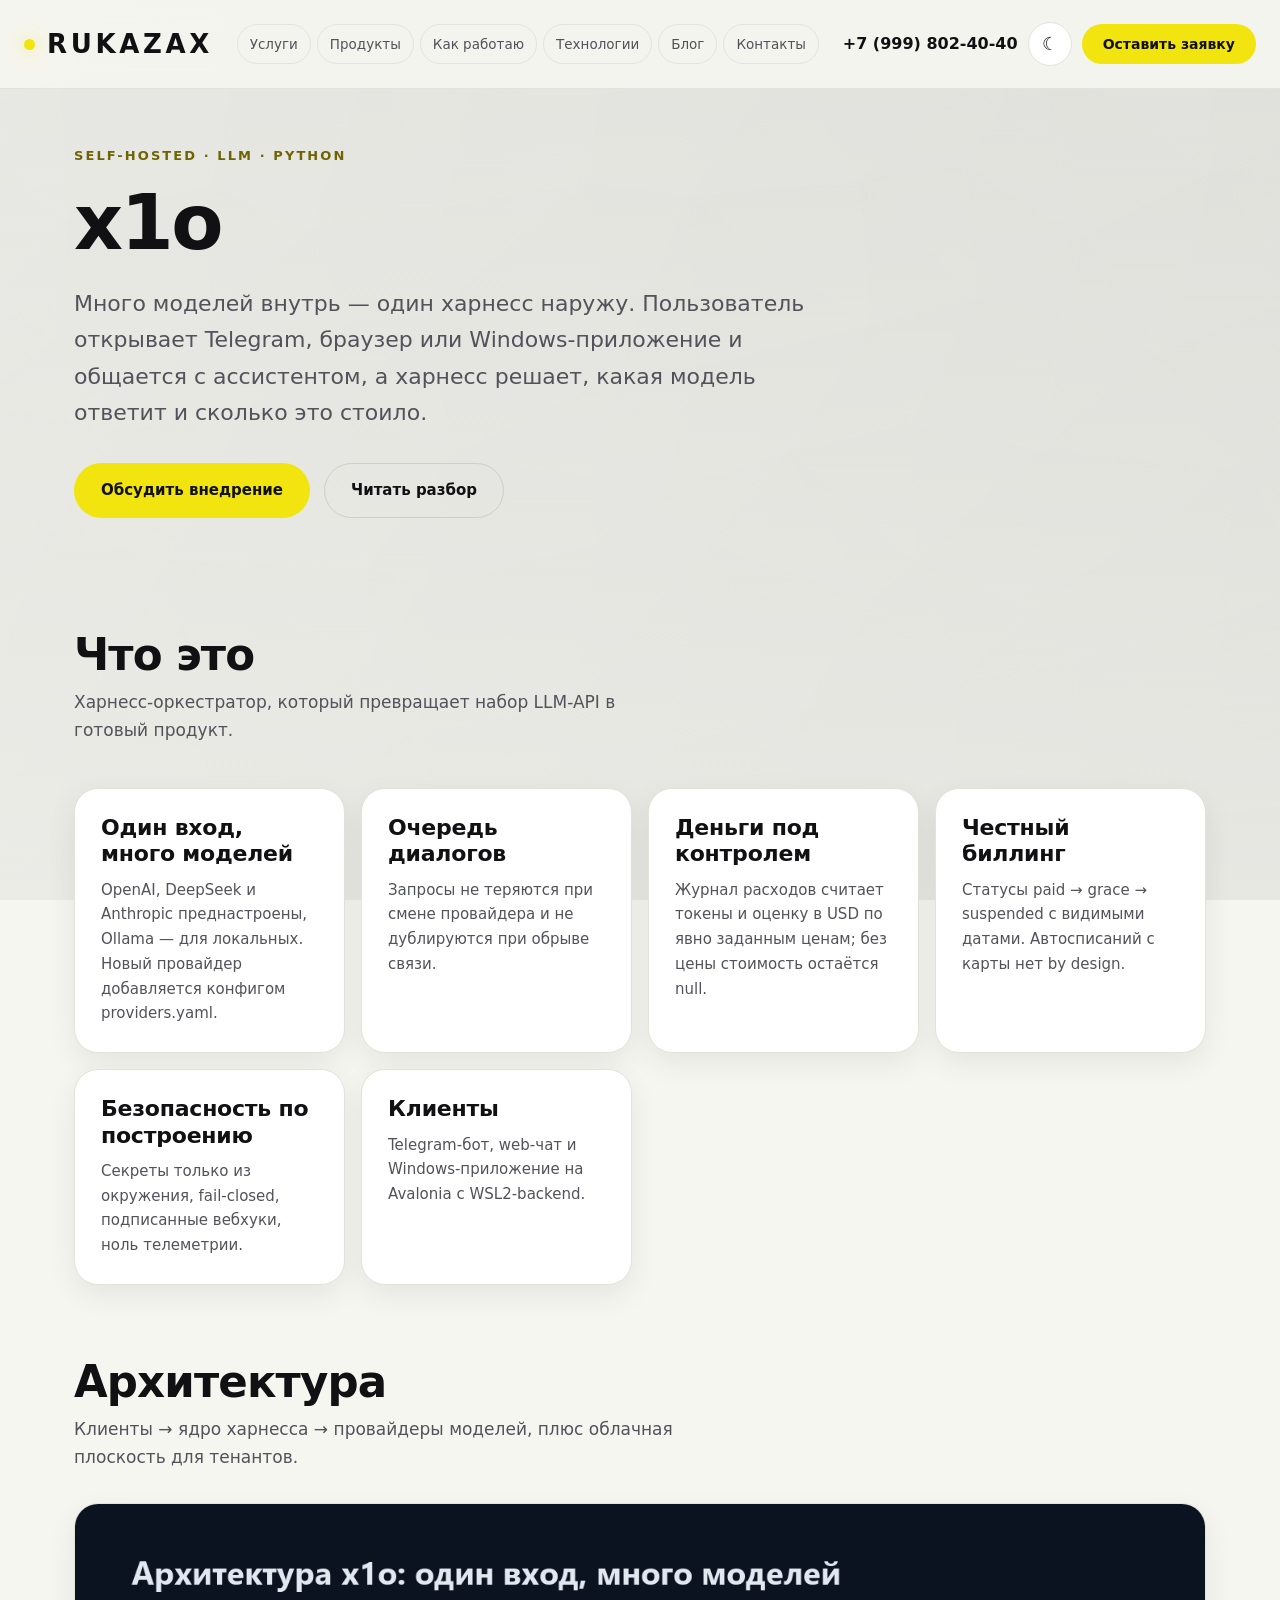
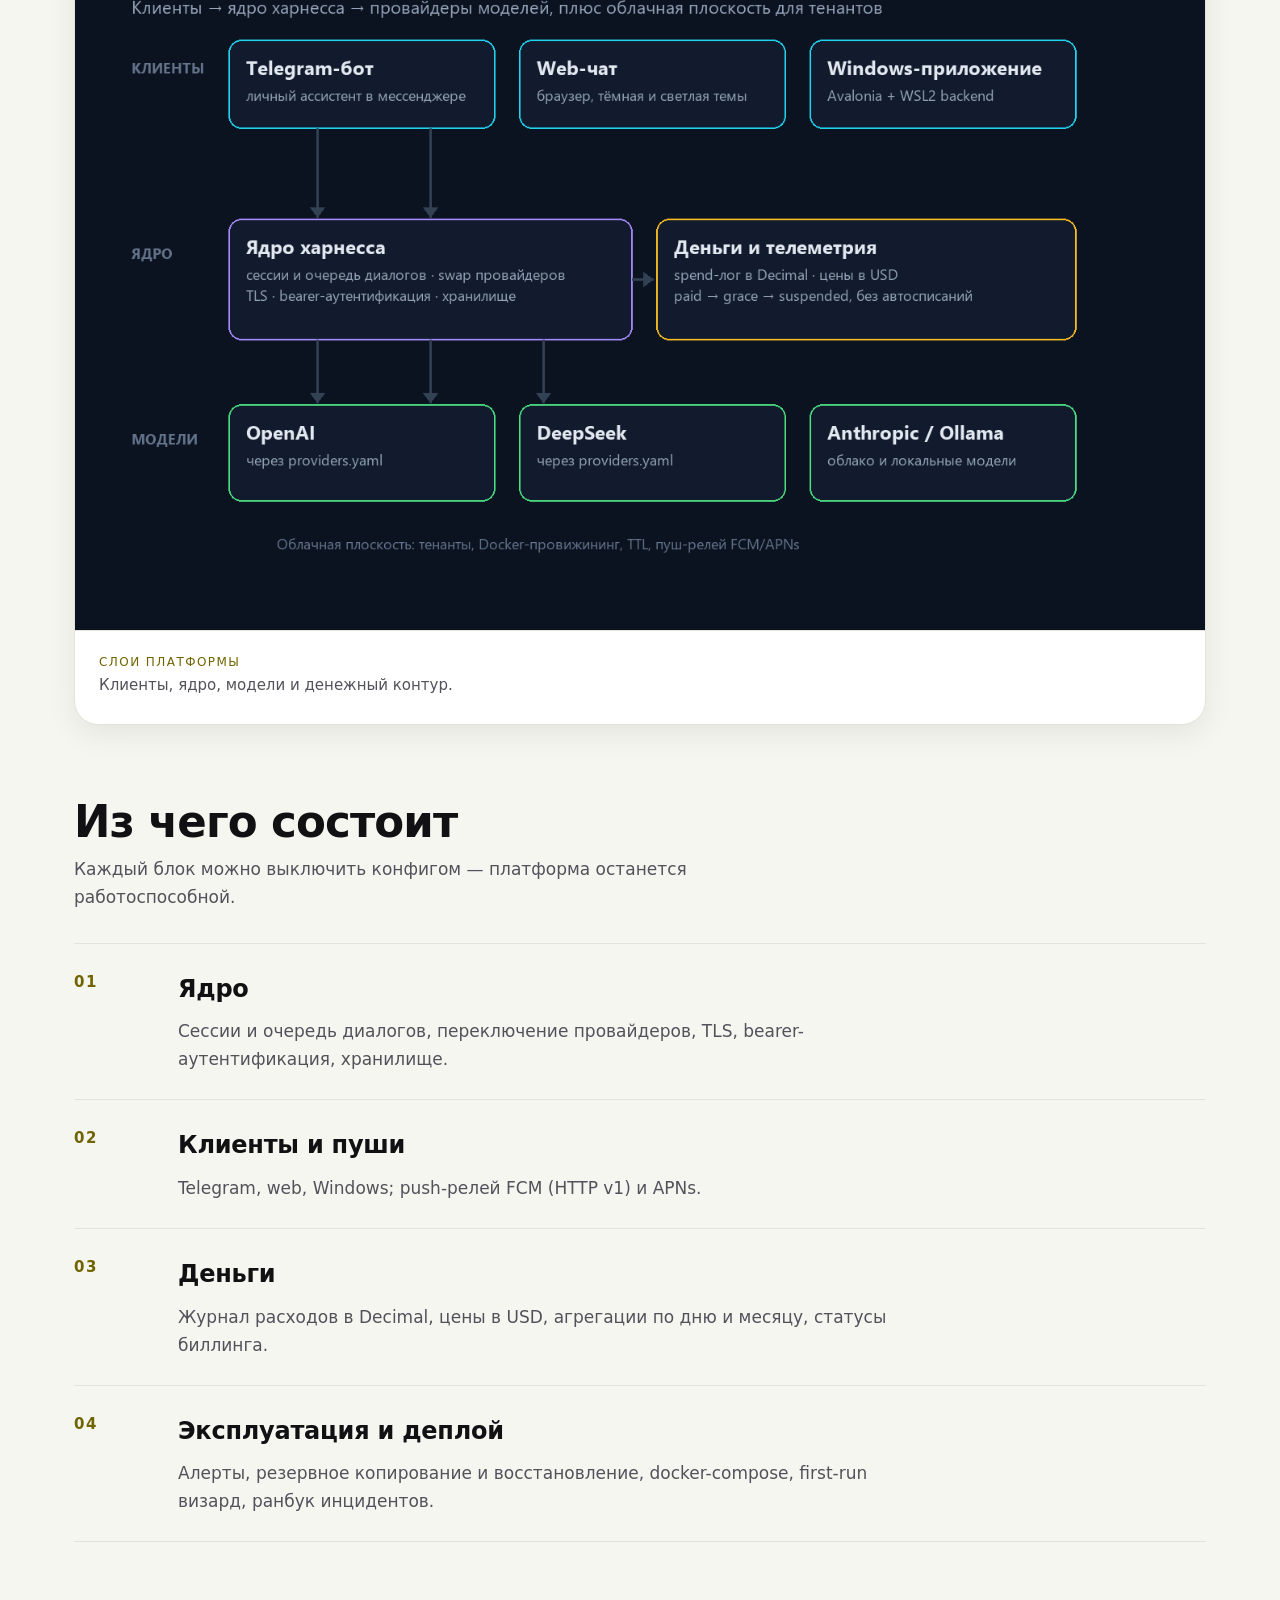
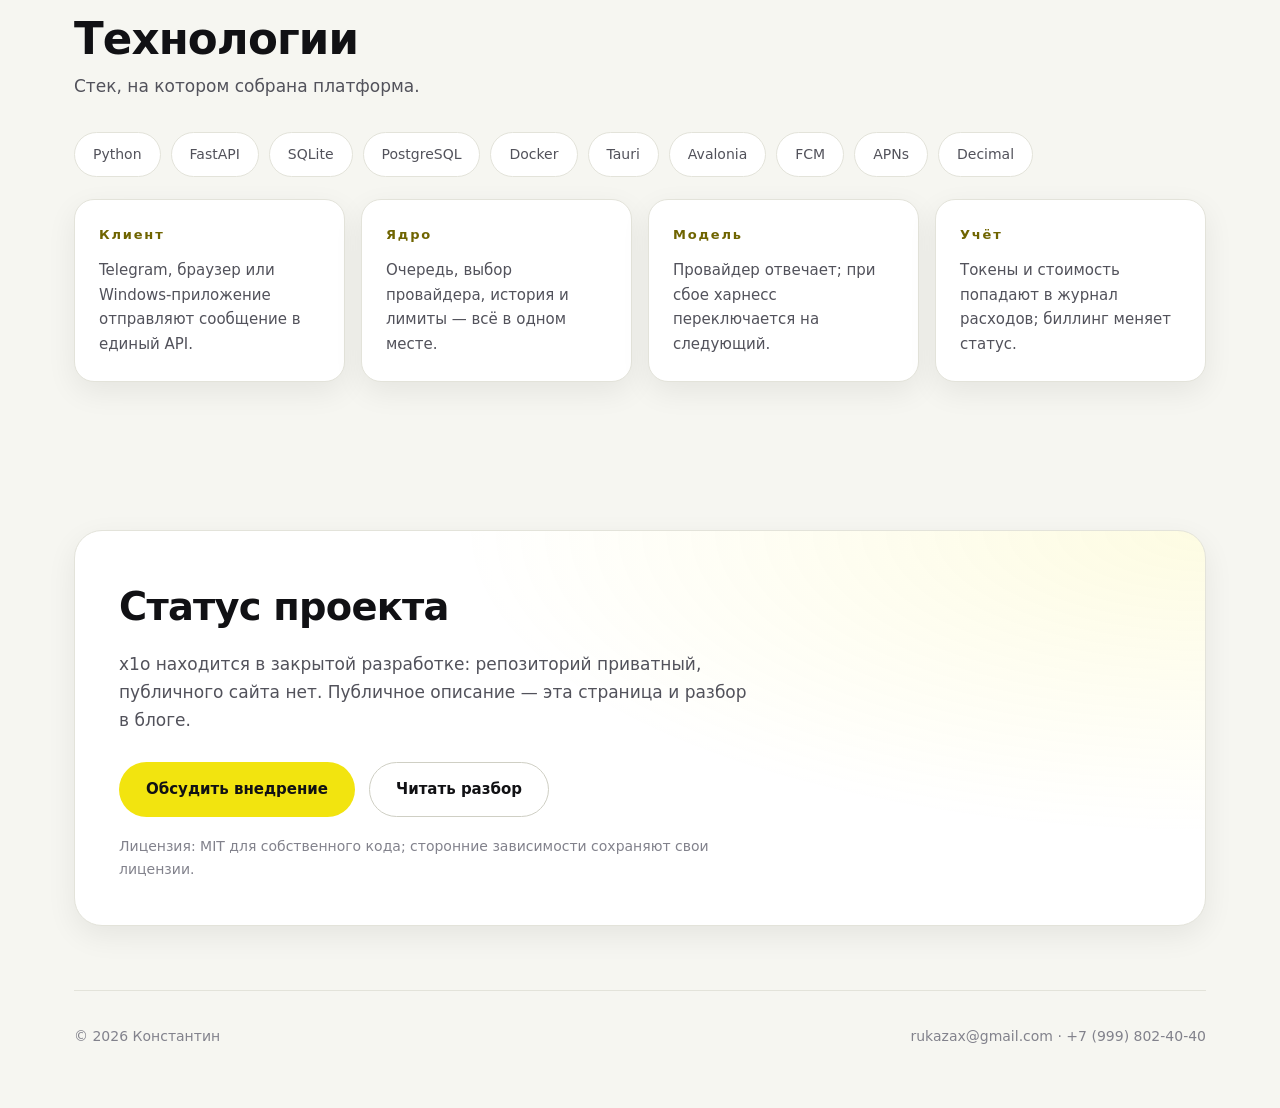
<file: apps/x1o.html>
<!doctype html>
<html lang="ru" data-theme="dark">
<head>
<meta charset="utf-8">
<meta name="viewport" content="width=device-width, initial-scale=1">
<title>x1o — один харнесс для всех моделей</title>
<meta name="description" content="Самохостная платформа личных ИИ-ассистентов: единый API, очередь диалогов, учёт расходов, пуши и облачная плоскость для тенантов.">
<meta property="og:type" content="website">
<meta property="og:title" content="x1o — один харнесс для всех моделей">
<meta property="og:description" content="Самохостная платформа личных ИИ-ассистентов: единый API, очередь диалогов, учёт расходов, пуши и облачная плоскость для тенантов.">
<meta property="og:image" content="https://rukazax.github.io/assets/covers/x1o-architecture.png">
<meta property="og:url" content="https://rukazax.github.io/apps/x1o.html">
<link rel="icon" href="data:image/svg+xml,%3Csvg xmlns=%22http://www.w3.org/2000/svg%22 viewBox=%220 0 100 100%22%3E%3Crect width=%22100%22 height=%22100%22 rx=%2222%22 fill=%22%23fbf237%22/%3E%3C/svg%3E">
<link rel="stylesheet" href="../assets/site.css">
</head>
<body>

<div class="topbar">
  <div class="wrap topbar-in">
    <div class="tb-left">
      <button class="burger" id="burgerBtn" type="button" aria-label="Меню" aria-expanded="false" aria-controls="mobileMenu">
        <span></span><span></span><span></span>
      </button>
      <a class="brand" href="../index.html"><span class="dot"></span> RUKAZAX</a>
    </div>
    <nav class="navrow"><a href="../index.html#services">Услуги</a><a href="../index.html#cases">Продукты</a><a href="../index.html#process">Как работаю</a><a href="../index.html#stack">Технологии</a><a href="../index.html#blog">Блог</a><a href="../index.html#contact">Контакты</a></nav>
    <div class="top-actions">
      <a class="phone" href="tel:+79998024040">+7 (999) 802-40-40</a>
      <button class="icon-btn" type="button" data-theme-toggle data-theme-title aria-label="Переключить тему"><span data-theme-label>☀</span></button>
      <button class="btn btn-accent btn-sm" type="button" data-open-form>Оставить заявку</button>
    </div>
  </div>
  <div class="mobile-menu" id="mobileMenu">
    <div class="inner"><a href="../index.html#services">Услуги</a><a href="../index.html#cases">Продукты</a><a href="../index.html#process">Как работаю</a><a href="../index.html#stack">Технологии</a><a href="../index.html#blog">Блог</a><a href="../index.html#contact">Контакты</a></div>
  </div>
</div>

<div class="wrap">
  <section class="hero" id="top">
    <div class="eyebrow">Self-hosted · LLM · Python</div>
    <h1 class="display">x1o</h1>
    <p class="lead">Много моделей внутрь — один харнесс наружу. Пользователь открывает Telegram, браузер или Windows-приложение и общается с ассистентом, а харнесс решает, какая модель ответит и сколько это стоило.</p>
    <div class="hero-actions">
      <a class="btn btn-accent" href="../index.html#contact">Обсудить внедрение</a><a class="btn btn-ghost" href="../posts/x1o-harness.html">Читать разбор</a>
    </div>
  </section>

  <section id="features">
    <div class="sec-head">
      <div><h2>Что это</h2><p>Харнесс-оркестратор, который превращает набор LLM-API в готовый продукт.</p></div>
    </div>
    <div class="cards-4">
      <div class="svc-card"><div><h3>Один вход, много моделей</h3><p>OpenAI, DeepSeek и Anthropic преднастроены, Ollama — для локальных. Новый провайдер добавляется конфигом providers.yaml.</p></div></div>
      <div class="svc-card"><div><h3>Очередь диалогов</h3><p>Запросы не теряются при смене провайдера и не дублируются при обрыве связи.</p></div></div>
      <div class="svc-card"><div><h3>Деньги под контролем</h3><p>Журнал расходов считает токены и оценку в USD по явно заданным ценам; без цены стоимость остаётся null.</p></div></div>
      <div class="svc-card"><div><h3>Честный биллинг</h3><p>Статусы paid → grace → suspended с видимыми датами. Автосписаний с карты нет by design.</p></div></div>
      <div class="svc-card"><div><h3>Безопасность по построению</h3><p>Секреты только из окружения, fail-closed, подписанные вебхуки, ноль телеметрии.</p></div></div>
      <div class="svc-card"><div><h3>Клиенты</h3><p>Telegram-бот, web-чат и Windows-приложение на Avalonia с WSL2-backend.</p></div></div>
    </div>
  </section>

  <section id="screens">
    <div class="sec-head">
      <div><h2>Архитектура</h2><p>Клиенты → ядро харнесса → провайдеры моделей, плюс облачная плоскость для тенантов.</p></div>
    </div>
    <div class="cases">
      <div class="case" style="cursor:default">
        <img src="../assets/covers/x1o-architecture.png" alt="Слои платформы" loading="lazy">
        <div class="in"><div class="tag">Слои платформы</div><p>Клиенты, ядро, модели и денежный контур.</p></div>
      </div>
    </div>
  </section>

  <section id="principles">
    <div class="sec-head">
      <div><h2>Из чего состоит</h2><p>Каждый блок можно выключить конфигом — платформа останется работоспособной.</p></div>
    </div>
    <div class="svc-list">
      <div class="svc-row"><div class="n">01</div><div><h3>Ядро</h3><p>Сессии и очередь диалогов, переключение провайдеров, TLS, bearer-аутентификация, хранилище.</p></div></div>
      <div class="svc-row"><div class="n">02</div><div><h3>Клиенты и пуши</h3><p>Telegram, web, Windows; push-релей FCM (HTTP v1) и APNs.</p></div></div>
      <div class="svc-row"><div class="n">03</div><div><h3>Деньги</h3><p>Журнал расходов в Decimal, цены в USD, агрегации по дню и месяцу, статусы биллинга.</p></div></div>
      <div class="svc-row"><div class="n">04</div><div><h3>Эксплуатация и деплой</h3><p>Алерты, резервное копирование и восстановление, docker-compose, first-run визард, ранбук инцидентов.</p></div></div>
    </div>
  </section>

  <section id="details">
    <div class="sec-head">
      <div><h2>Технологии</h2><p>Стек, на котором собрана платформа.</p></div>
    </div>
    <div class="chips" style="margin-bottom:22px"><span>Python</span><span>FastAPI</span><span>SQLite</span><span>PostgreSQL</span><span>Docker</span><span>Tauri</span><span>Avalonia</span><span>FCM</span><span>APNs</span><span>Decimal</span></div>
    <div class="steps">
      <div class="step"><b>Клиент</b><p>Telegram, браузер или Windows-приложение отправляют сообщение в единый API.</p></div>
      <div class="step"><b>Ядро</b><p>Очередь, выбор провайдера, история и лимиты — всё в одном месте.</p></div>
      <div class="step"><b>Модель</b><p>Провайдер отвечает; при сбое харнесс переключается на следующий.</p></div>
      <div class="step"><b>Учёт</b><p>Токены и стоимость попадают в журнал расходов; биллинг меняет статус.</p></div>
    </div>
  </section>

  <section id="cta">
    <div class="contact">
      <h2>Статус проекта</h2>
      <p>x1o находится в закрытой разработке: репозиторий приватный, публичного сайта нет. Публичное описание — эта страница и разбор в блоге.</p>
      <div class="hero-actions">
        <a class="btn btn-accent" href="../index.html#contact">Обсудить внедрение</a><a class="btn btn-ghost" href="../posts/x1o-harness.html">Читать разбор</a>
      </div>
      <p style="color:var(--dim);font-size:14px;margin:18px 0 0;max-width:70ch">Лицензия: MIT для собственного кода; сторонние зависимости сохраняют свои лицензии.</p>
    </div>
  </section>

  <footer class="site-foot">
    <span>© 2026 Константин</span>
    <span><a href="mailto:rukazax@gmail.com">rukazax@gmail.com</a> · <a href="tel:+79998024040">+7 (999) 802-40-40</a></span>
  </footer>
</div>

<div class="modal" id="formModal" aria-hidden="true">
  <div class="modal-backdrop" data-close></div>
  <div class="modal-card" role="dialog" aria-modal="true" aria-labelledby="formTitle">
    <button class="modal-close" type="button" data-close aria-label="Закрыть">×</button>
    <h2 id="formTitle">Обсудим проект</h2>
    <p>Оставьте контакты — отвечу в рабочее время, предложу план и оценку. Первая консультация бесплатная.</p>
    <form id="contactForm" novalidate>
      <label class="field"><span>Имя</span>
        <input name="name" type="text" autocomplete="name" placeholder="Как к вам обращаться" required></label>
      <label class="field"><span>Телефон</span>
        <input name="phone" type="tel" autocomplete="tel" placeholder="+7 (___) ___-__-__" required></label>
      <label class="field"><span>Электронная почта</span>
        <input name="email" type="email" autocomplete="email" placeholder="you@example.com" required></label>
      <label class="field"><span>Задача</span>
        <textarea name="message" rows="4" placeholder="Коротко о проекте и сроках" required></textarea></label>
      <button class="btn btn-accent" type="submit" id="formSubmit" style="width:100%;justify-content:center">Отправить</button>
      <p class="form-status" id="formStatus" role="status"></p>
      <p class="form-note">Письмо уходит на rukazax@gmail.com. Сервис доставки при первой отправке
      попросит подтвердить адрес — это одноразовое действие.</p>
    </form>
  </div>
</div>
<script src="../assets/app.js"></script>
</body>
</html>
</file>
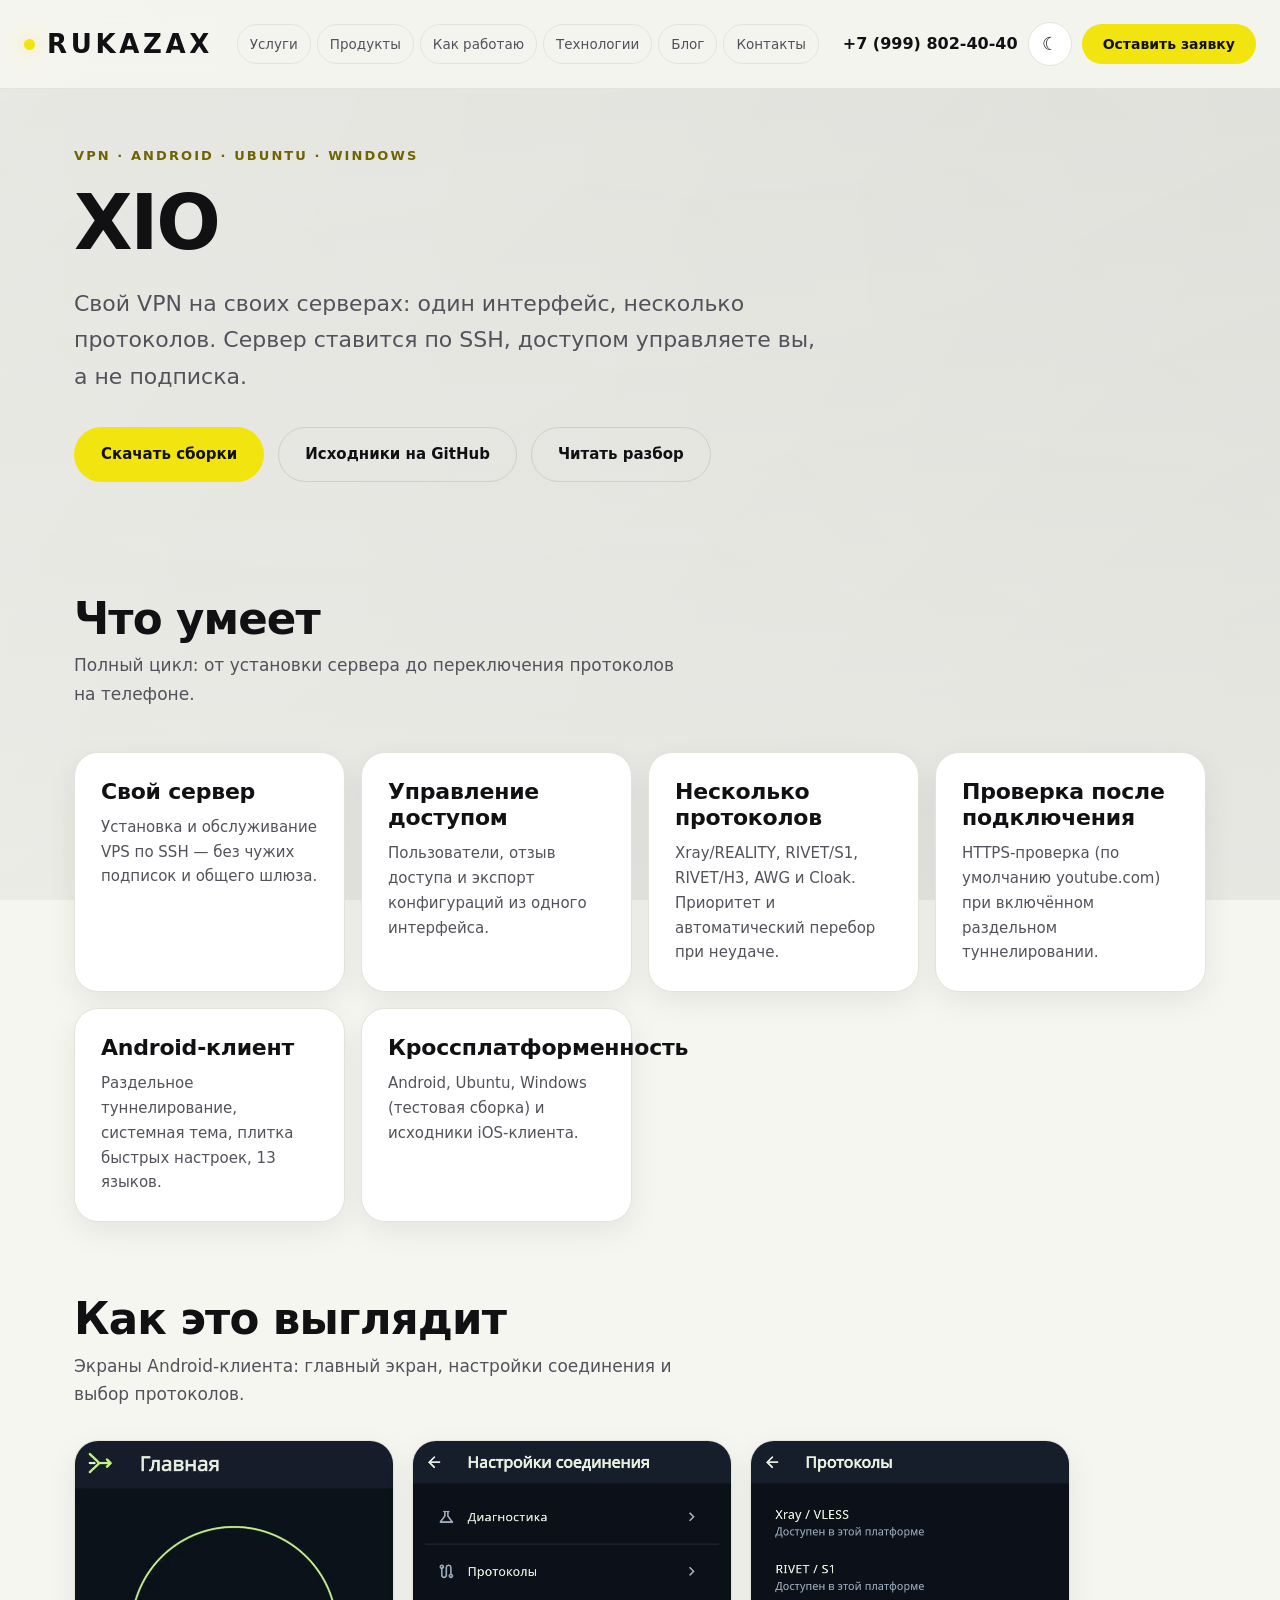
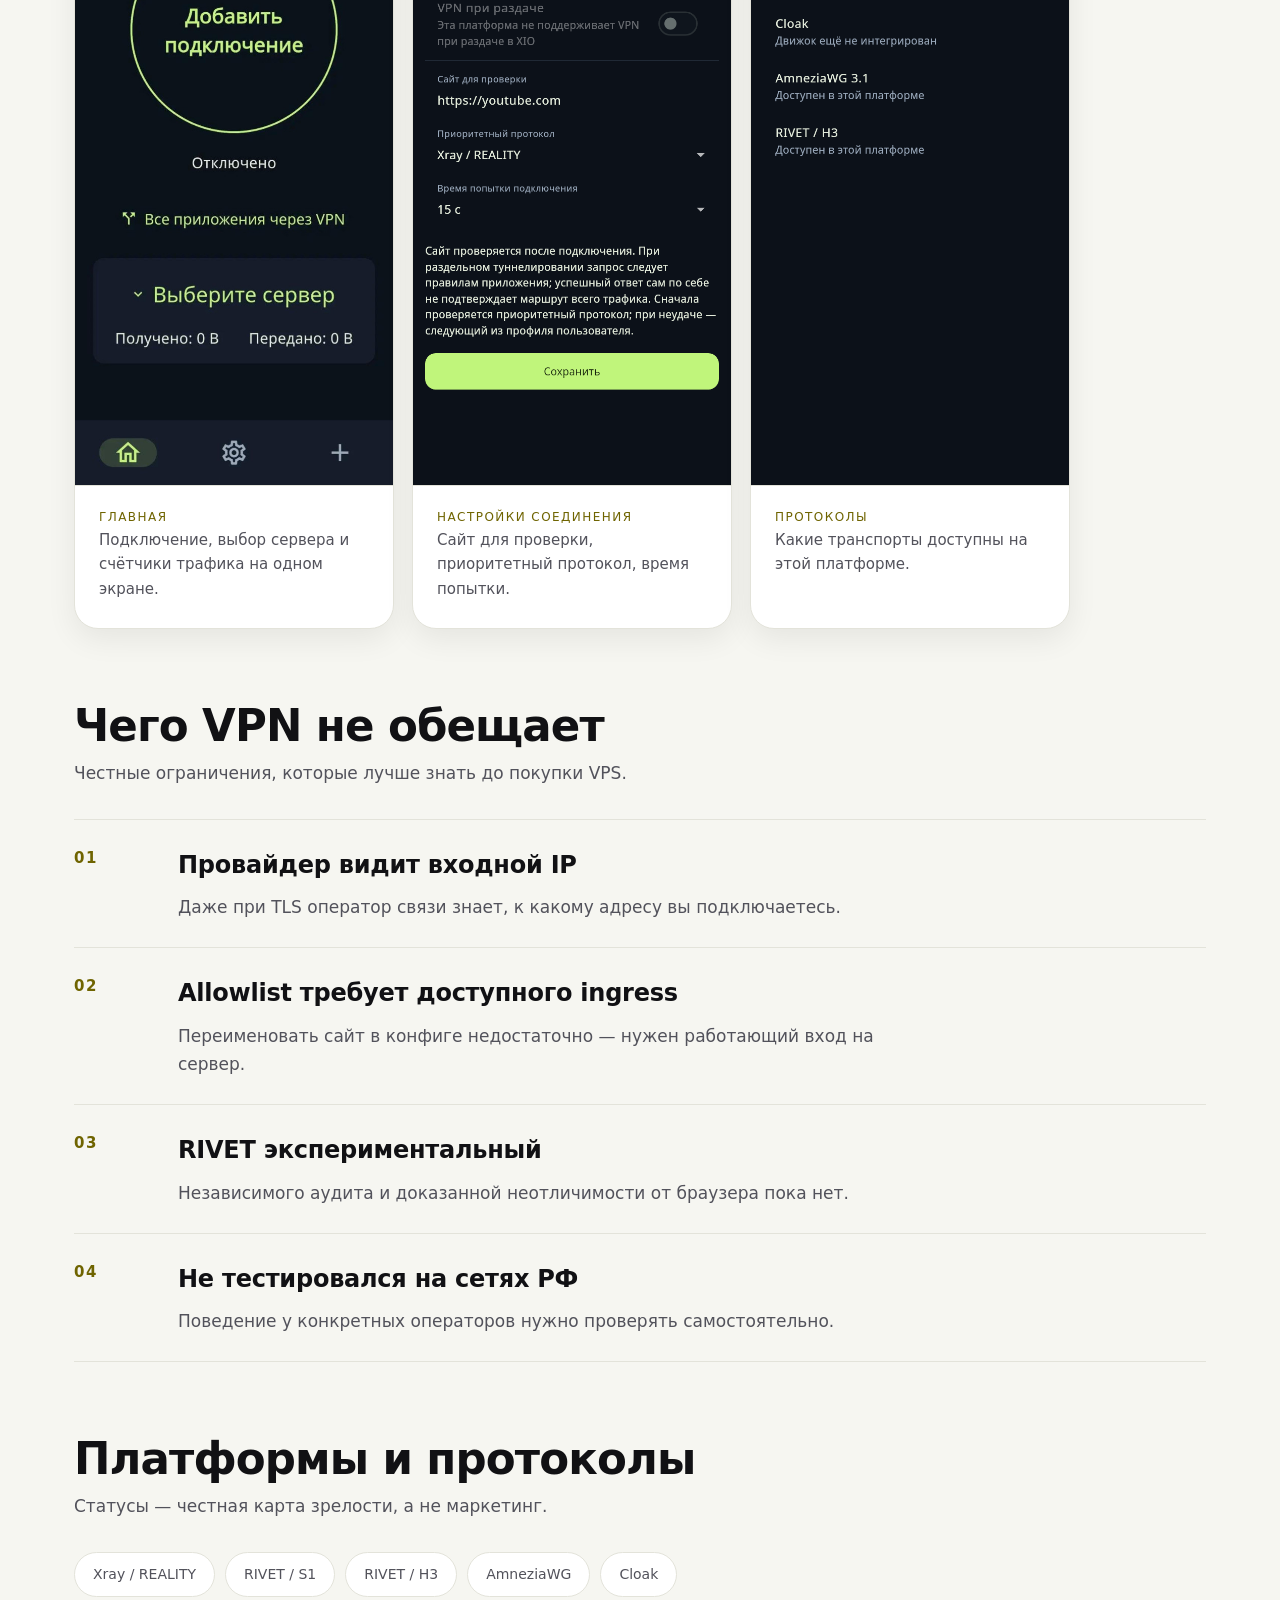
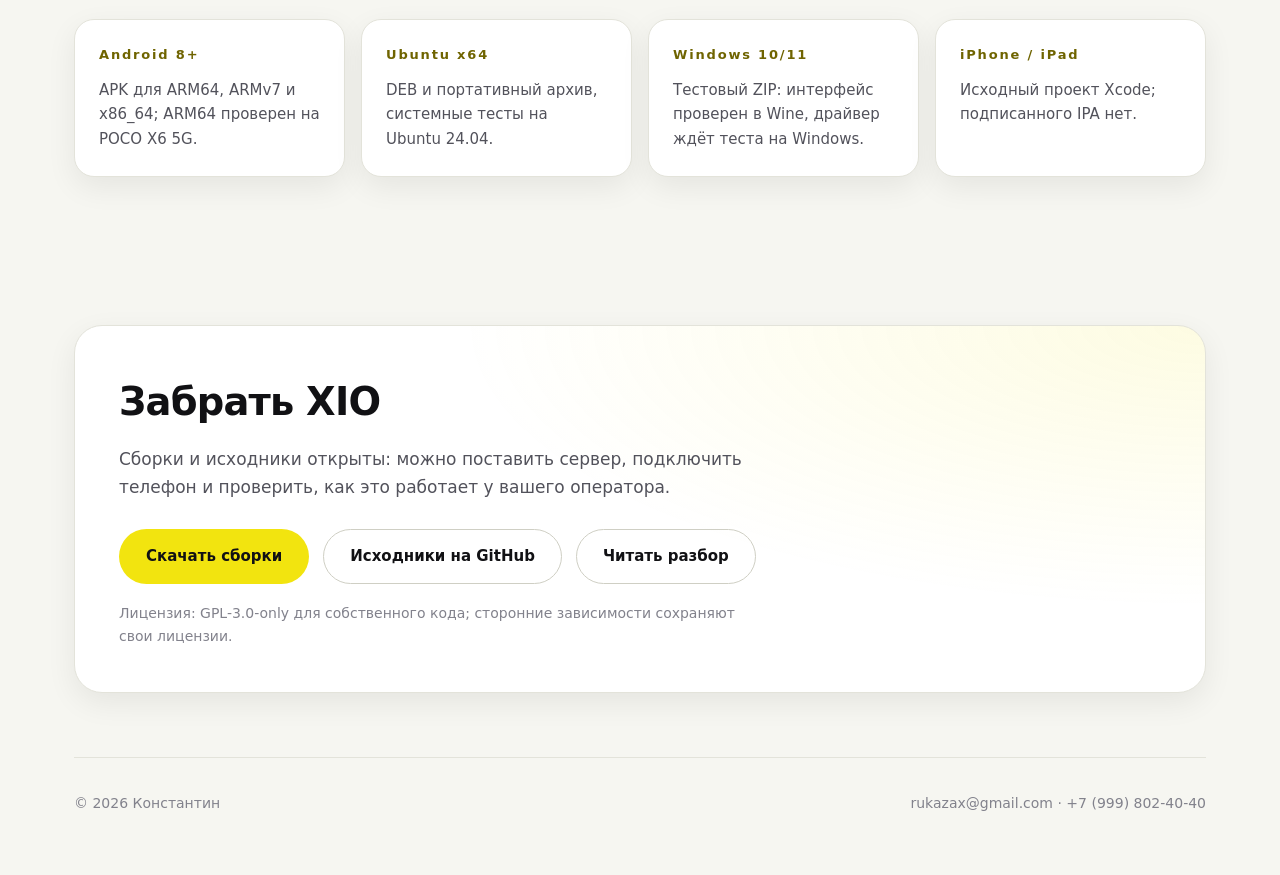
<file: apps/xio-vpn.html>
<!doctype html>
<html lang="ru" data-theme="dark">
<head>
<meta charset="utf-8">
<meta name="viewport" content="width=device-width, initial-scale=1">
<title>XIO — свой VPN на своих серверах</title>
<meta name="description" content="VPN-клиент и сервер: установка VPS по SSH, управление пользователями, протоколы Xray, RIVET, AWG и Cloak. Android, Ubuntu, Windows.">
<meta property="og:type" content="website">
<meta property="og:title" content="XIO — свой VPN на своих серверах">
<meta property="og:description" content="VPN-клиент и сервер: установка VPS по SSH, управление пользователями, протоколы Xray, RIVET, AWG и Cloak. Android, Ubuntu, Windows.">
<meta property="og:image" content="https://rukazax.github.io/assets/xio/logo.png">
<meta property="og:url" content="https://rukazax.github.io/apps/xio-vpn.html">
<link rel="icon" href="data:image/svg+xml,%3Csvg xmlns=%22http://www.w3.org/2000/svg%22 viewBox=%220 0 100 100%22%3E%3Crect width=%22100%22 height=%22100%22 rx=%2222%22 fill=%22%23fbf237%22/%3E%3C/svg%3E">
<link rel="stylesheet" href="../assets/site.css">
</head>
<body>

<div class="topbar">
  <div class="wrap topbar-in">
    <div class="tb-left">
      <button class="burger" id="burgerBtn" type="button" aria-label="Меню" aria-expanded="false" aria-controls="mobileMenu">
        <span></span><span></span><span></span>
      </button>
      <a class="brand" href="../index.html"><span class="dot"></span> RUKAZAX</a>
    </div>
    <nav class="navrow"><a href="../index.html#services">Услуги</a><a href="../index.html#cases">Продукты</a><a href="../index.html#process">Как работаю</a><a href="../index.html#stack">Технологии</a><a href="../index.html#blog">Блог</a><a href="../index.html#contact">Контакты</a></nav>
    <div class="top-actions">
      <a class="phone" href="tel:+79998024040">+7 (999) 802-40-40</a>
      <button class="icon-btn" type="button" data-theme-toggle data-theme-title aria-label="Переключить тему"><span data-theme-label>☀</span></button>
      <button class="btn btn-accent btn-sm" type="button" data-open-form>Оставить заявку</button>
    </div>
  </div>
  <div class="mobile-menu" id="mobileMenu">
    <div class="inner"><a href="../index.html#services">Услуги</a><a href="../index.html#cases">Продукты</a><a href="../index.html#process">Как работаю</a><a href="../index.html#stack">Технологии</a><a href="../index.html#blog">Блог</a><a href="../index.html#contact">Контакты</a></div>
  </div>
</div>

<div class="wrap">
  <section class="hero" id="top">
    <div class="eyebrow">VPN · Android · Ubuntu · Windows</div>
    <h1 class="display">XIO</h1>
    <p class="lead">Свой VPN на своих серверах: один интерфейс, несколько протоколов. Сервер ставится по SSH, доступом управляете вы, а не подписка.</p>
    <div class="hero-actions">
      <a class="btn btn-accent" href="https://github.com/rukazax/xio_vpn/releases" target="_blank" rel="noopener">Скачать сборки</a><a class="btn btn-ghost" href="https://github.com/rukazax/xio_vpn" target="_blank" rel="noopener">Исходники на GitHub</a><a class="btn btn-ghost" href="../posts/xio-vpn.html">Читать разбор</a>
    </div>
  </section>

  <section id="features">
    <div class="sec-head">
      <div><h2>Что умеет</h2><p>Полный цикл: от установки сервера до переключения протоколов на телефоне.</p></div>
    </div>
    <div class="cards-4">
      <div class="svc-card"><div><h3>Свой сервер</h3><p>Установка и обслуживание VPS по SSH — без чужих подписок и общего шлюза.</p></div></div>
      <div class="svc-card"><div><h3>Управление доступом</h3><p>Пользователи, отзыв доступа и экспорт конфигураций из одного интерфейса.</p></div></div>
      <div class="svc-card"><div><h3>Несколько протоколов</h3><p>Xray/REALITY, RIVET/S1, RIVET/H3, AWG и Cloak. Приоритет и автоматический перебор при неудаче.</p></div></div>
      <div class="svc-card"><div><h3>Проверка после подключения</h3><p>HTTPS-проверка (по умолчанию youtube.com) при включённом раздельном туннелировании.</p></div></div>
      <div class="svc-card"><div><h3>Android-клиент</h3><p>Раздельное туннелирование, системная тема, плитка быстрых настроек, 13 языков.</p></div></div>
      <div class="svc-card"><div><h3>Кроссплатформенность</h3><p>Android, Ubuntu, Windows (тестовая сборка) и исходники iOS-клиента.</p></div></div>
    </div>
  </section>

  <section id="screens">
    <div class="sec-head">
      <div><h2>Как это выглядит</h2><p>Экраны Android-клиента: главный экран, настройки соединения и выбор протоколов.</p></div>
    </div>
    <div class="cases compact">
      <div class="case" style="cursor:default">
        <img src="../assets/xio/main-ru.jpg" alt="Главная" loading="lazy">
        <div class="in"><div class="tag">Главная</div><p>Подключение, выбор сервера и счётчики трафика на одном экране.</p></div>
      </div>
      <div class="case" style="cursor:default">
        <img src="../assets/xio/connection-ru.png" alt="Настройки соединения" loading="lazy">
        <div class="in"><div class="tag">Настройки соединения</div><p>Сайт для проверки, приоритетный протокол, время попытки.</p></div>
      </div>
      <div class="case" style="cursor:default">
        <img src="../assets/xio/protocols-ru.png" alt="Протоколы" loading="lazy">
        <div class="in"><div class="tag">Протоколы</div><p>Какие транспорты доступны на этой платформе.</p></div>
      </div>
    </div>
  </section>

  <section id="principles">
    <div class="sec-head">
      <div><h2>Чего VPN не обещает</h2><p>Честные ограничения, которые лучше знать до покупки VPS.</p></div>
    </div>
    <div class="svc-list">
      <div class="svc-row"><div class="n">01</div><div><h3>Провайдер видит входной IP</h3><p>Даже при TLS оператор связи знает, к какому адресу вы подключаетесь.</p></div></div>
      <div class="svc-row"><div class="n">02</div><div><h3>Allowlist требует доступного ingress</h3><p>Переименовать сайт в конфиге недостаточно — нужен работающий вход на сервер.</p></div></div>
      <div class="svc-row"><div class="n">03</div><div><h3>RIVET экспериментальный</h3><p>Независимого аудита и доказанной неотличимости от браузера пока нет.</p></div></div>
      <div class="svc-row"><div class="n">04</div><div><h3>Не тестировался на сетях РФ</h3><p>Поведение у конкретных операторов нужно проверять самостоятельно.</p></div></div>
    </div>
  </section>

  <section id="details">
    <div class="sec-head">
      <div><h2>Платформы и протоколы</h2><p>Статусы — честная карта зрелости, а не маркетинг.</p></div>
    </div>
    <div class="chips" style="margin-bottom:22px"><span>Xray / REALITY</span><span>RIVET / S1</span><span>RIVET / H3</span><span>AmneziaWG</span><span>Cloak</span></div>
    <div class="steps">
      <div class="step"><b>Android 8+</b><p>APK для ARM64, ARMv7 и x86_64; ARM64 проверен на POCO X6 5G.</p></div>
      <div class="step"><b>Ubuntu x64</b><p>DEB и портативный архив, системные тесты на Ubuntu 24.04.</p></div>
      <div class="step"><b>Windows 10/11</b><p>Тестовый ZIP: интерфейс проверен в Wine, драйвер ждёт теста на Windows.</p></div>
      <div class="step"><b>iPhone / iPad</b><p>Исходный проект Xcode; подписанного IPA нет.</p></div>
    </div>
  </section>

  <section id="cta">
    <div class="contact">
      <h2>Забрать XIO</h2>
      <p>Сборки и исходники открыты: можно поставить сервер, подключить телефон и проверить, как это работает у вашего оператора.</p>
      <div class="hero-actions">
        <a class="btn btn-accent" href="https://github.com/rukazax/xio_vpn/releases" target="_blank" rel="noopener">Скачать сборки</a><a class="btn btn-ghost" href="https://github.com/rukazax/xio_vpn" target="_blank" rel="noopener">Исходники на GitHub</a><a class="btn btn-ghost" href="../posts/xio-vpn.html">Читать разбор</a>
      </div>
      <p style="color:var(--dim);font-size:14px;margin:18px 0 0;max-width:70ch">Лицензия: GPL-3.0-only для собственного кода; сторонние зависимости сохраняют свои лицензии.</p>
    </div>
  </section>

  <footer class="site-foot">
    <span>© 2026 Константин</span>
    <span><a href="mailto:rukazax@gmail.com">rukazax@gmail.com</a> · <a href="tel:+79998024040">+7 (999) 802-40-40</a></span>
  </footer>
</div>

<div class="modal" id="formModal" aria-hidden="true">
  <div class="modal-backdrop" data-close></div>
  <div class="modal-card" role="dialog" aria-modal="true" aria-labelledby="formTitle">
    <button class="modal-close" type="button" data-close aria-label="Закрыть">×</button>
    <h2 id="formTitle">Обсудим проект</h2>
    <p>Оставьте контакты — отвечу в рабочее время, предложу план и оценку. Первая консультация бесплатная.</p>
    <form id="contactForm" novalidate>
      <label class="field"><span>Имя</span>
        <input name="name" type="text" autocomplete="name" placeholder="Как к вам обращаться" required></label>
      <label class="field"><span>Телефон</span>
        <input name="phone" type="tel" autocomplete="tel" placeholder="+7 (___) ___-__-__" required></label>
      <label class="field"><span>Электронная почта</span>
        <input name="email" type="email" autocomplete="email" placeholder="you@example.com" required></label>
      <label class="field"><span>Задача</span>
        <textarea name="message" rows="4" placeholder="Коротко о проекте и сроках" required></textarea></label>
      <button class="btn btn-accent" type="submit" id="formSubmit" style="width:100%;justify-content:center">Отправить</button>
      <p class="form-status" id="formStatus" role="status"></p>
      <p class="form-note">Письмо уходит на rukazax@gmail.com. Сервис доставки при первой отправке
      попросит подтвердить адрес — это одноразовое действие.</p>
    </form>
  </div>
</div>
<script src="../assets/app.js"></script>
</body>
</html>
</file>
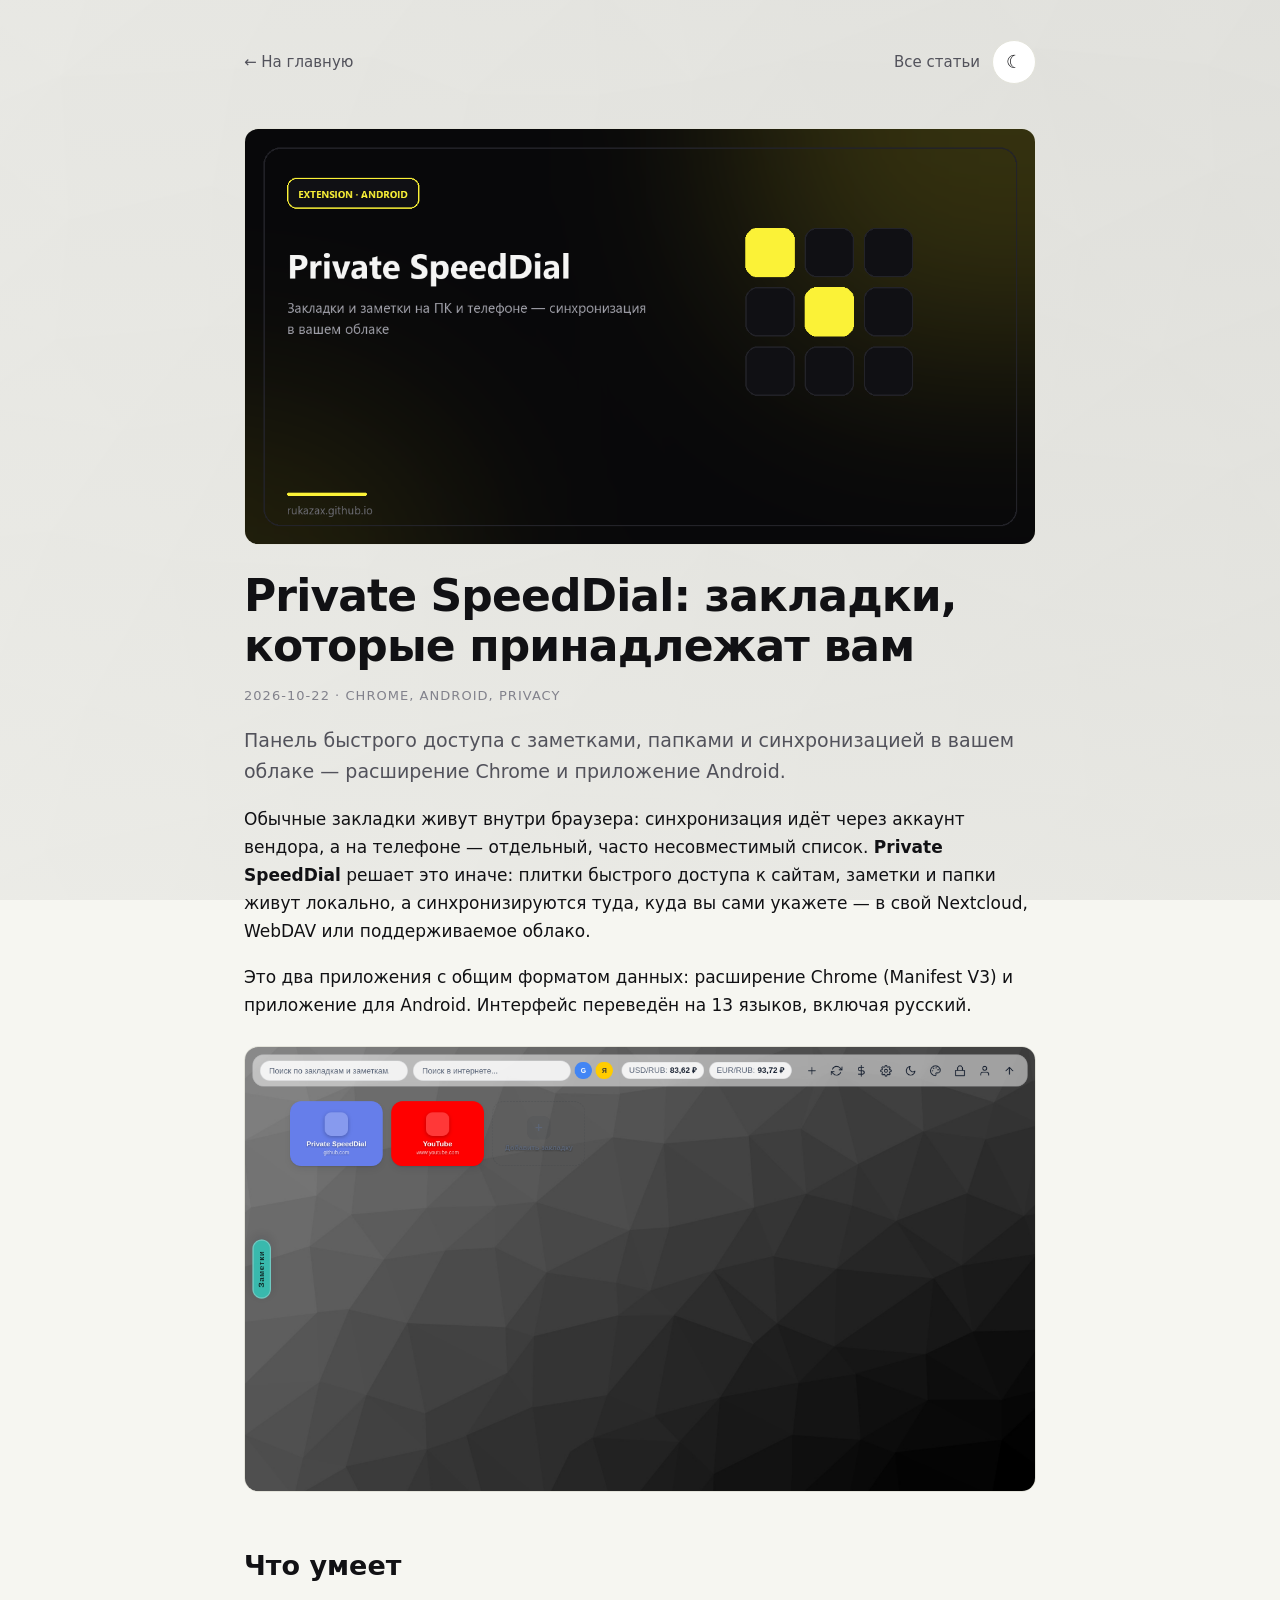
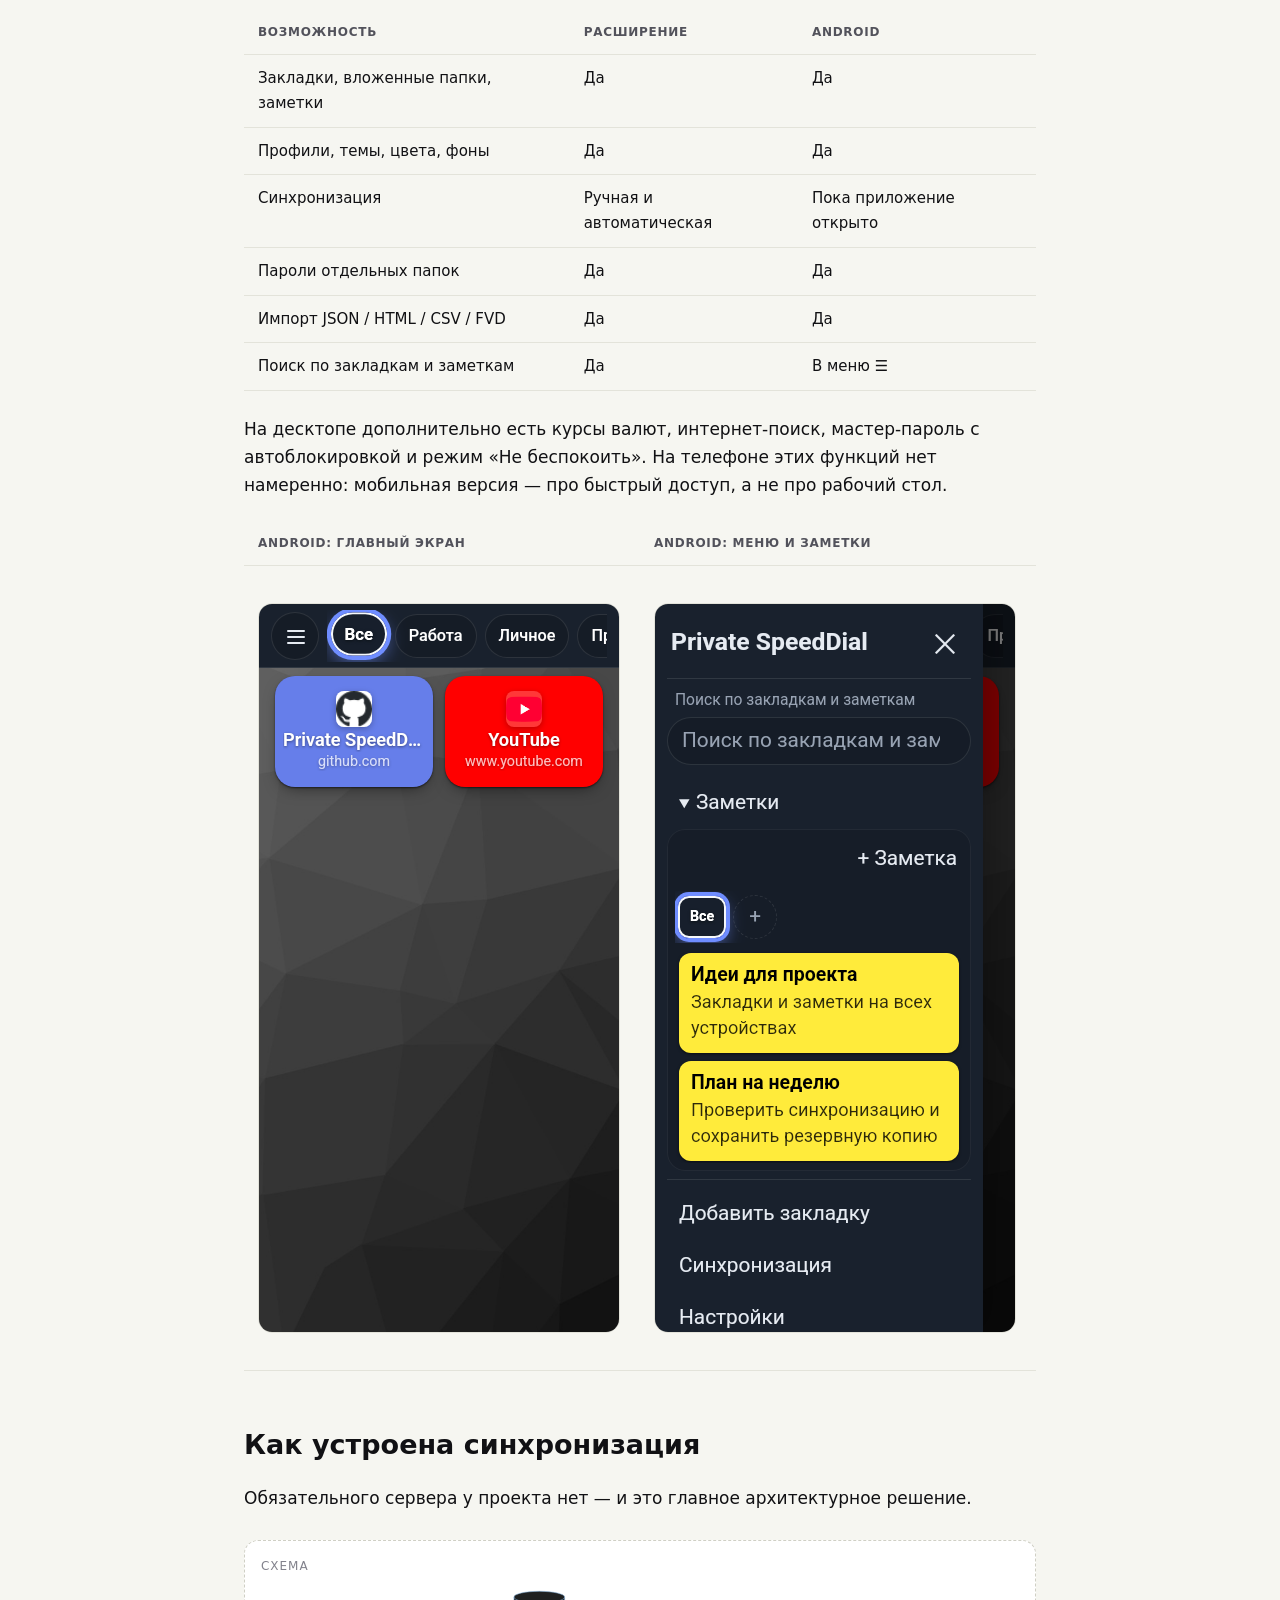
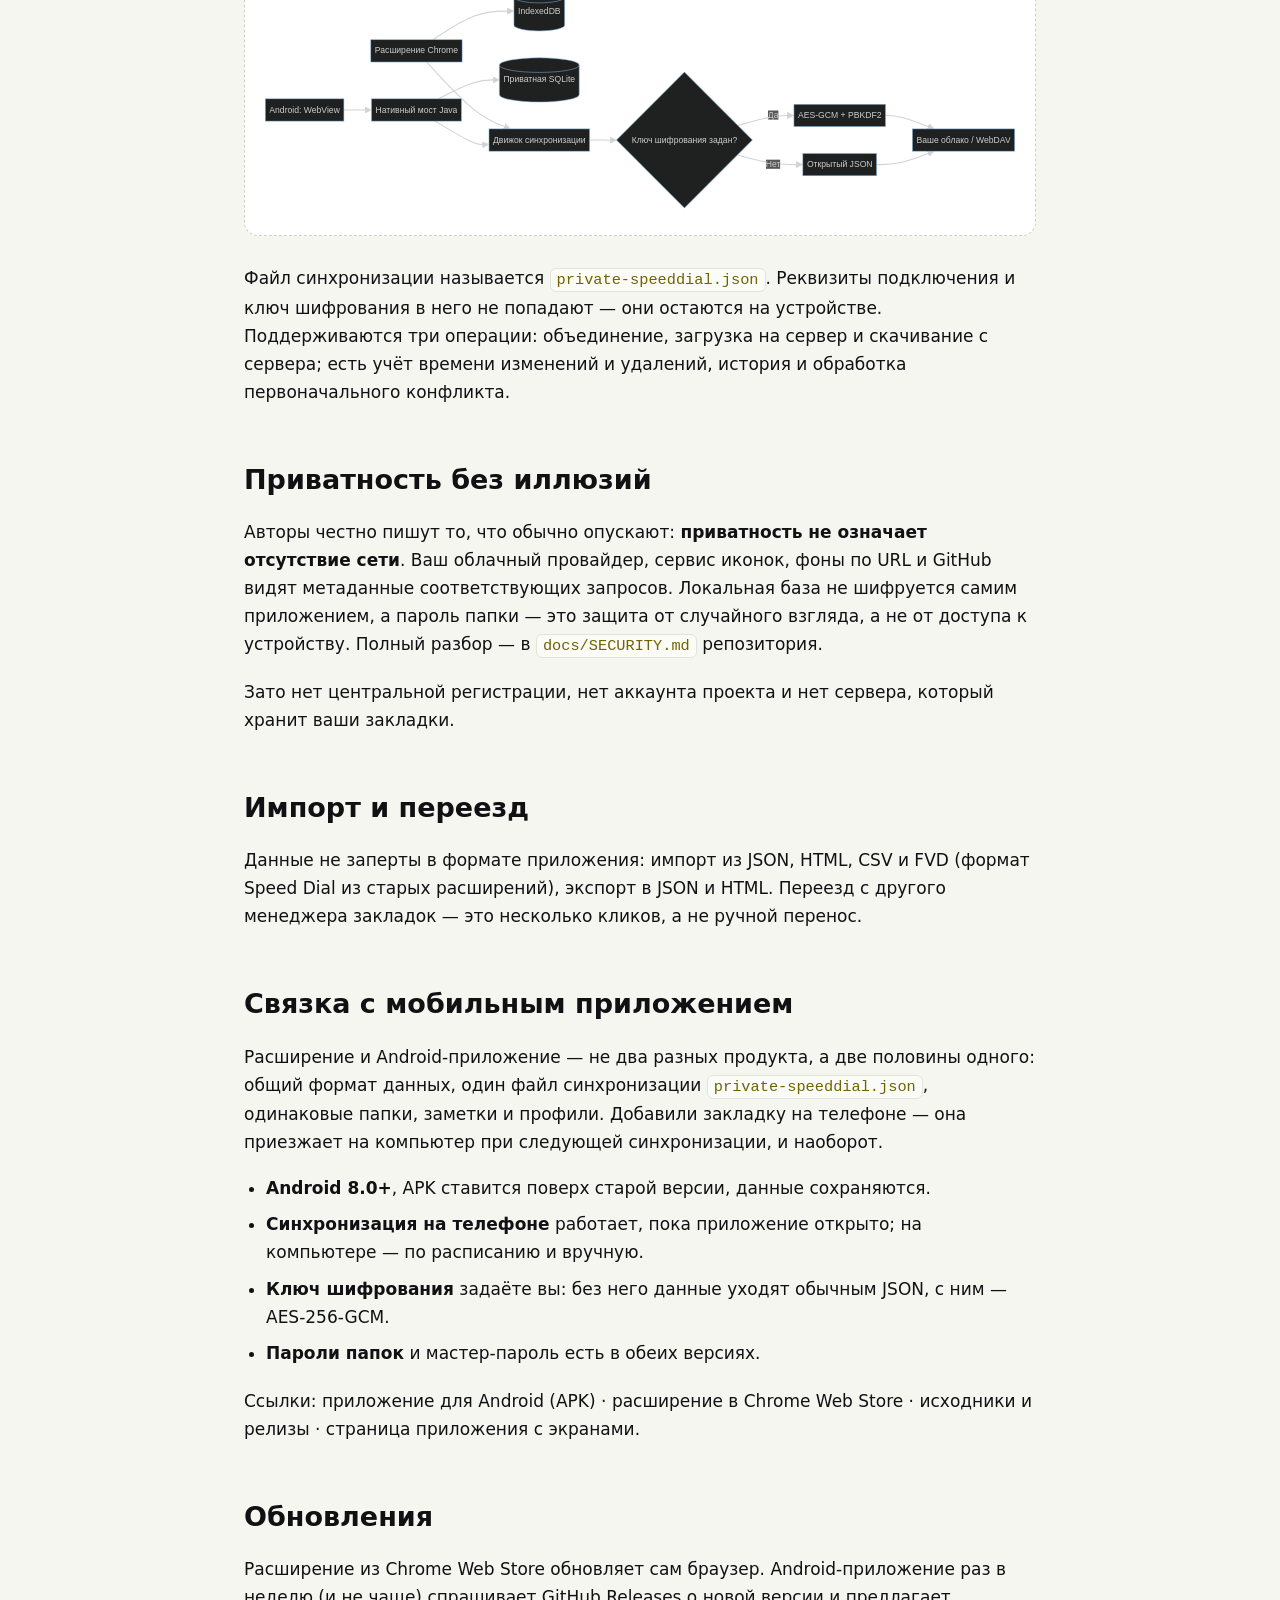
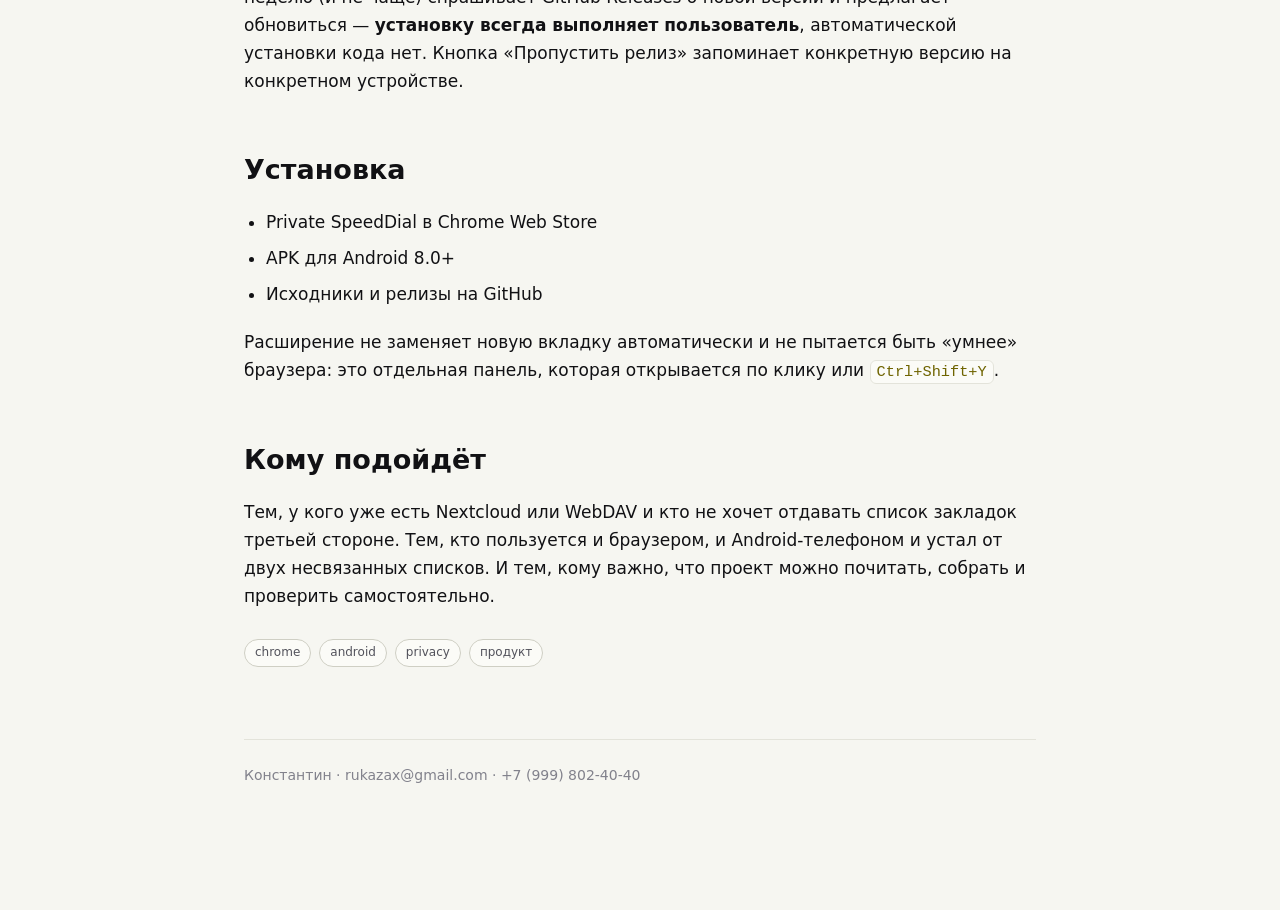
<file: posts/private-speeddial.html>
<!doctype html>
<html lang="ru">
<head>
<meta charset="utf-8">
<meta name="viewport" content="width=device-width, initial-scale=1">
<title>Private SpeedDial: закладки, которые принадлежат вам — блог rukazax</title>
<meta name="description" content="Панель быстрого доступа с заметками, папками и синхронизацией в вашем облаке — расширение Chrome и приложение Android.">
<meta property="og:type" content="article">
<meta property="og:title" content="Private SpeedDial: закладки, которые принадлежат вам">
<meta property="og:description" content="Панель быстрого доступа с заметками, папками и синхронизацией в вашем облаке — расширение Chrome и приложение Android.">
<meta property="og:image" content="https://rukazax.github.io/assets/covers/private-speeddial.png">
<meta property="og:url" content="https://rukazax.github.io/posts/private-speeddial.html">
<meta name="twitter:card" content="summary_large_image">
<link rel="alternate" type="application/rss+xml" title="Блог rukazax" href="../feed.xml">
<link rel="icon" href="data:image/svg+xml,%3Csvg xmlns=%22http://www.w3.org/2000/svg%22 viewBox=%220 0 100 100%22%3E%3Crect width=%22100%22 height=%22100%22 rx=%2222%22 fill=%22%23fbf237%22/%3E%3C/svg%3E">
<link rel="stylesheet" href="../assets/site.css">
</head>
<body>
<div class="page">
  <nav class="top">
    <a href="../index.html">← На главную</a>
    <span style="display:flex;gap:12px;align-items:center">
      <a href="../index.html#blog">Все статьи</a><button class="icon-btn" type="button" data-theme-toggle data-theme-title aria-label="Переключить тему"><span data-theme-label>☀</span></button>
    </span>
  </nav>
  <article>
    <img class="cover" src="../assets/covers/private-speeddial.png" alt="Private SpeedDial: закладки, которые принадлежат вам">
    <h1>Private SpeedDial: закладки, которые принадлежат вам</h1>
    <p class="meta">2026-10-22 · chrome, android, privacy</p>
    <p class="lead">Панель быстрого доступа с заметками, папками и синхронизацией в вашем облаке — расширение Chrome и приложение Android.</p>
<p>Обычные закладки живут внутри браузера: синхронизация идёт через аккаунт вендора, а на телефоне — отдельный, часто несовместимый список. <strong>Private SpeedDial</strong> решает это иначе: плитки быстрого доступа к сайтам, заметки и папки живут локально, а синхронизируются туда, куда вы сами укажете — в свой Nextcloud, WebDAV или поддерживаемое облако.</p>
<p>Это два приложения с общим форматом данных: расширение Chrome (Manifest V3) и приложение для Android. Интерфейс переведён на 13 языков, включая русский.</p>
<p><img alt="Интерфейс расширения в Chromium" src="../assets/private-speeddial/browser.png"></p>
<h2>Что умеет</h2>
<div class="table-wrap"><table><thead><tr><th>Возможность</th><th>Расширение</th><th>Android</th></tr></thead><tbody><tr><td>Закладки, вложенные папки, заметки</td><td>Да</td><td>Да</td></tr><tr><td>Профили, темы, цвета, фоны</td><td>Да</td><td>Да</td></tr><tr><td>Синхронизация</td><td>Ручная и автоматическая</td><td>Пока приложение открыто</td></tr><tr><td>Пароли отдельных папок</td><td>Да</td><td>Да</td></tr><tr><td>Импорт JSON / HTML / CSV / FVD</td><td>Да</td><td>Да</td></tr><tr><td>Поиск по закладкам и заметкам</td><td>Да</td><td>В меню ☰</td></tr></tbody></table></div>
<p>На десктопе дополнительно есть курсы валют, интернет-поиск, мастер-пароль с автоблокировкой и режим «Не беспокоить». На телефоне этих функций нет намеренно: мобильная версия — про быстрый доступ, а не про рабочий стол.</p>
<div class="table-wrap"><table><thead><tr><th>Android: главный экран</th><th>Android: меню и заметки</th></tr></thead><tbody><tr><td><img alt="Главный экран" src="../assets/private-speeddial/android-home.png"></td><td><img alt="Меню" src="../assets/private-speeddial/android-menu.png"></td></tr></tbody></table></div>
<h2>Как устроена синхронизация</h2>
<p>Обязательного сервера у проекта нет — и это главное архитектурное решение.</p>
<div class="diagram"><div class="diagram-cap">схема</div><pre class="mermaid">flowchart LR
  B[Расширение Chrome] --&gt; BI[(IndexedDB)]
  A[Android: WebView] --&gt; N[Нативный мост Java]
  N --&gt; DB[(Приватная SQLite)]
  B --&gt; S[Движок синхронизации]
  N --&gt; S
  S --&gt; E{Ключ шифрования задан?}
  E -- Да --&gt; C[AES-GCM + PBKDF2]
  E -- Нет --&gt; J[Открытый JSON]
  C --&gt; P[Ваше облако / WebDAV]
  J --&gt; P</pre></div>
<p>Файл синхронизации называется <code>private-speeddial.json</code>. Реквизиты подключения и ключ шифрования в него не попадают — они остаются на устройстве. Поддерживаются три операции: объединение, загрузка на сервер и скачивание с сервера; есть учёт времени изменений и удалений, история и обработка первоначального конфликта.</p>
<h2>Приватность без иллюзий</h2>
<p>Авторы честно пишут то, что обычно опускают: <strong>приватность не означает отсутствие сети</strong>. Ваш облачный провайдер, сервис иконок, фоны по URL и GitHub видят метаданные соответствующих запросов. Локальная база не шифруется самим приложением, а пароль папки — это защита от случайного взгляда, а не от доступа к устройству. Полный разбор — в <code>docs/SECURITY.md</code> репозитория.</p>
<p>Зато нет центральной регистрации, нет аккаунта проекта и нет сервера, который хранит ваши закладки.</p>
<h2>Импорт и переезд</h2>
<p>Данные не заперты в формате приложения: импорт из JSON, HTML, CSV и FVD (формат Speed Dial из старых расширений), экспорт в JSON и HTML. Переезд с другого менеджера закладок — это несколько кликов, а не ручной перенос.</p>
<h2>Связка с мобильным приложением</h2>
<p>Расширение и Android-приложение — не два разных продукта, а две половины одного: общий формат данных, один файл синхронизации <code>private-speeddial.json</code>, одинаковые папки, заметки и профили. Добавили закладку на телефоне — она приезжает на компьютер при следующей синхронизации, и наоборот.</p>
<ul>
<li><strong>Android 8.0+</strong>, APK ставится поверх старой версии, данные сохраняются.</li>
<li><strong>Синхронизация на телефоне</strong> работает, пока приложение открыто; на компьютере — по расписанию и вручную.</li>
<li><strong>Ключ шифрования</strong> задаёте вы: без него данные уходят обычным JSON, с ним — AES-256-GCM.</li>
<li><strong>Пароли папок</strong> и мастер-пароль есть в обеих версиях.</li>
</ul>
<p>Ссылки: <a href="https://github.com/rukazax/Private_SpeedDial/releases/latest/download/Private-SpeedDial-Android.apk">приложение для Android (APK)</a> · <a href="https://chromewebstore.google.com/detail/private-speeddial/eakakaeklcgnlanmpbndhjdljppehdof">расширение в Chrome Web Store</a> · <a href="https://github.com/rukazax/Private_SpeedDial">исходники и релизы</a> · <a href="https://rukazax.github.io/apps/private-speeddial.html">страница приложения с экранами</a>.</p>
<h2>Обновления</h2>
<p>Расширение из Chrome Web Store обновляет сам браузер. Android-приложение раз в неделю (и не чаще) спрашивает GitHub Releases о новой версии и предлагает обновиться — <strong>установку всегда выполняет пользователь</strong>, автоматической установки кода нет. Кнопка «Пропустить релиз» запоминает конкретную версию на конкретном устройстве.</p>
<h2>Установка</h2>
<ul>
<li><a href="https://chromewebstore.google.com/detail/private-speeddial/eakakaeklcgnlanmpbndhjdljppehdof">Private SpeedDial в Chrome Web Store</a></li>
<li><a href="https://github.com/rukazax/Private_SpeedDial/releases/latest/download/Private-SpeedDial-Android.apk">APK для Android 8.0+</a></li>
<li><a href="https://github.com/rukazax/Private_SpeedDial">Исходники и релизы на GitHub</a></li>
</ul>
<p>Расширение не заменяет новую вкладку автоматически и не пытается быть «умнее» браузера: это отдельная панель, которая открывается по клику или <code>Ctrl+Shift+Y</code>.</p>
<h2>Кому подойдёт</h2>
<p>Тем, у кого уже есть Nextcloud или WebDAV и кто не хочет отдавать список закладок третьей стороне. Тем, кто пользуется и браузером, и Android-телефоном и устал от двух несвязанных списков. И тем, кому важно, что проект можно почитать, собрать и проверить самостоятельно.</p>
    <div class="tags"><span>chrome</span><span>android</span><span>privacy</span><span>продукт</span></div>
  </article>
  <footer class="art">
    <p>Константин · <a href="mailto:rukazax@gmail.com">rukazax@gmail.com</a> ·
    <a href="tel:+79998024040">+7 (999) 802-40-40</a></p>
  </footer>
</div>
<script src="../assets/app.js"></script>
<script src="../assets/mermaid.min.js"></script>
<script>mermaid.initialize({ startOnLoad: true, theme: "dark" });</script>
</body>
</html>
</file>
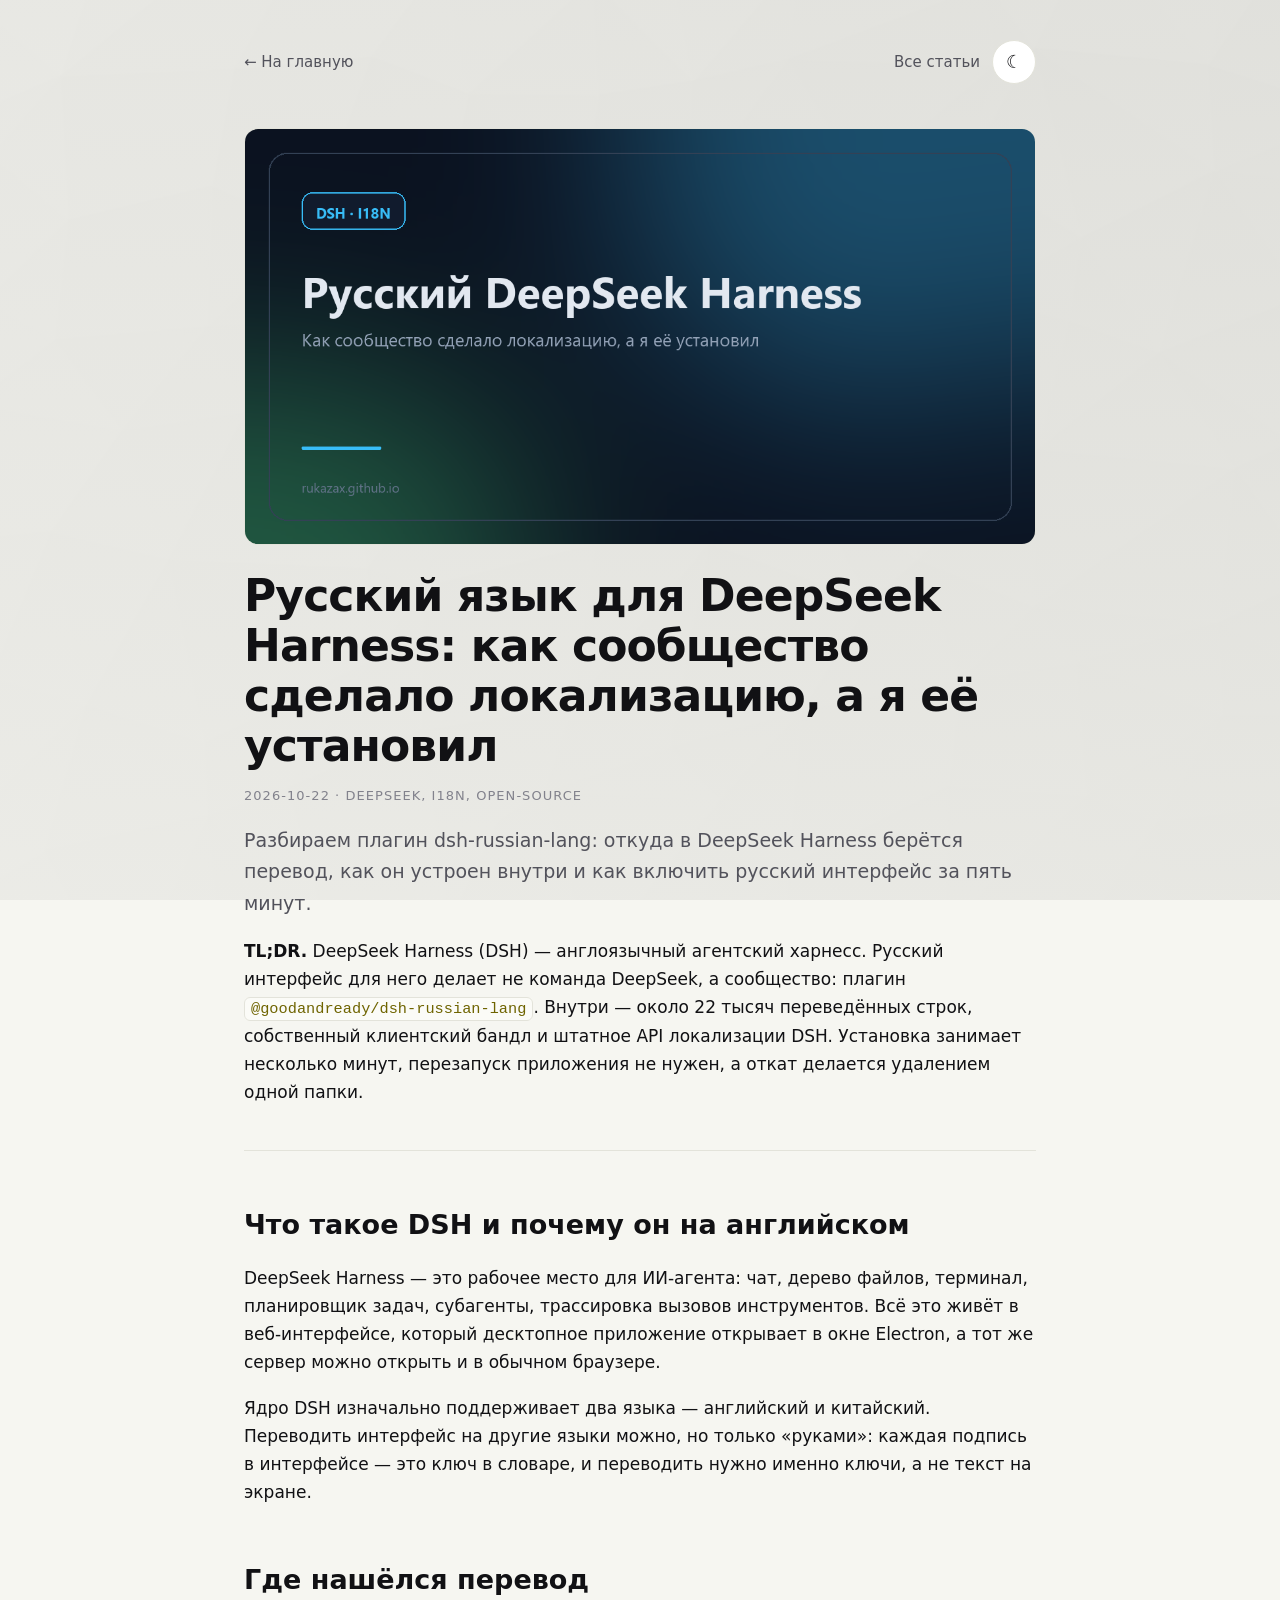
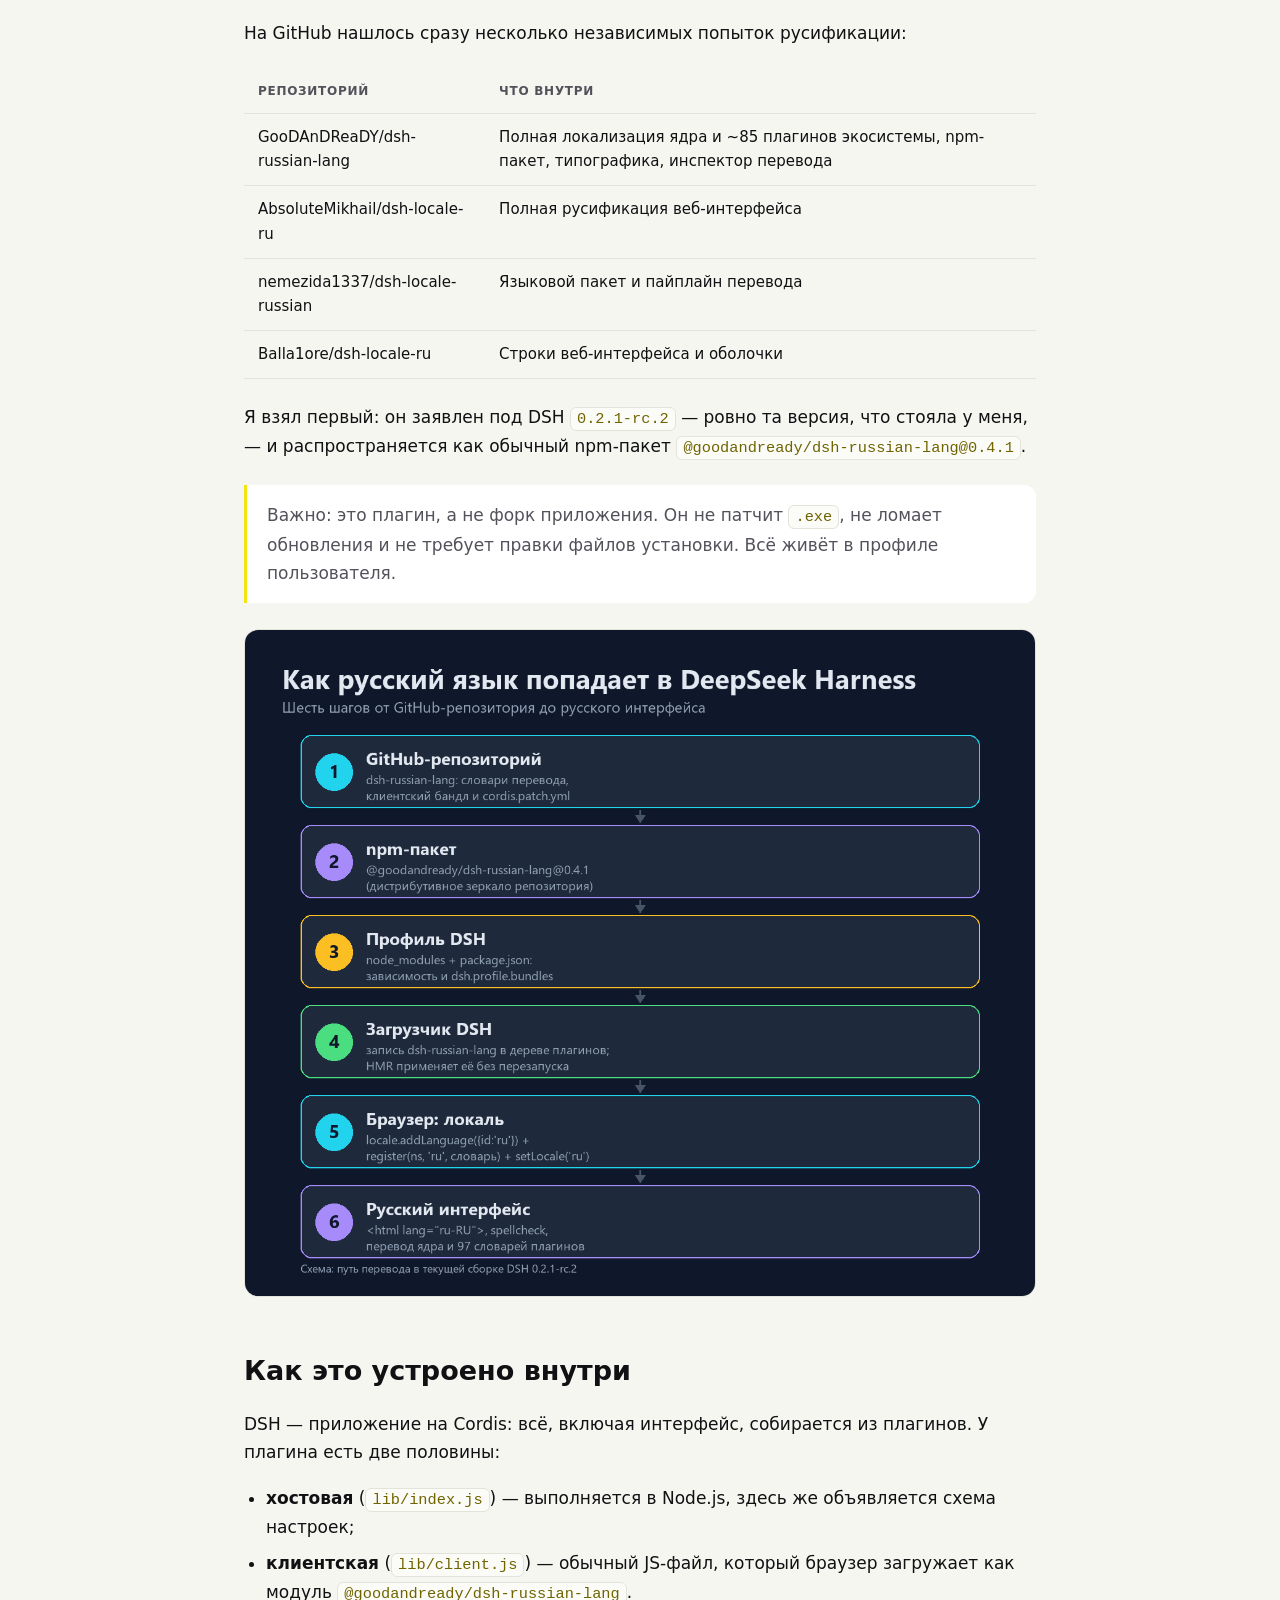
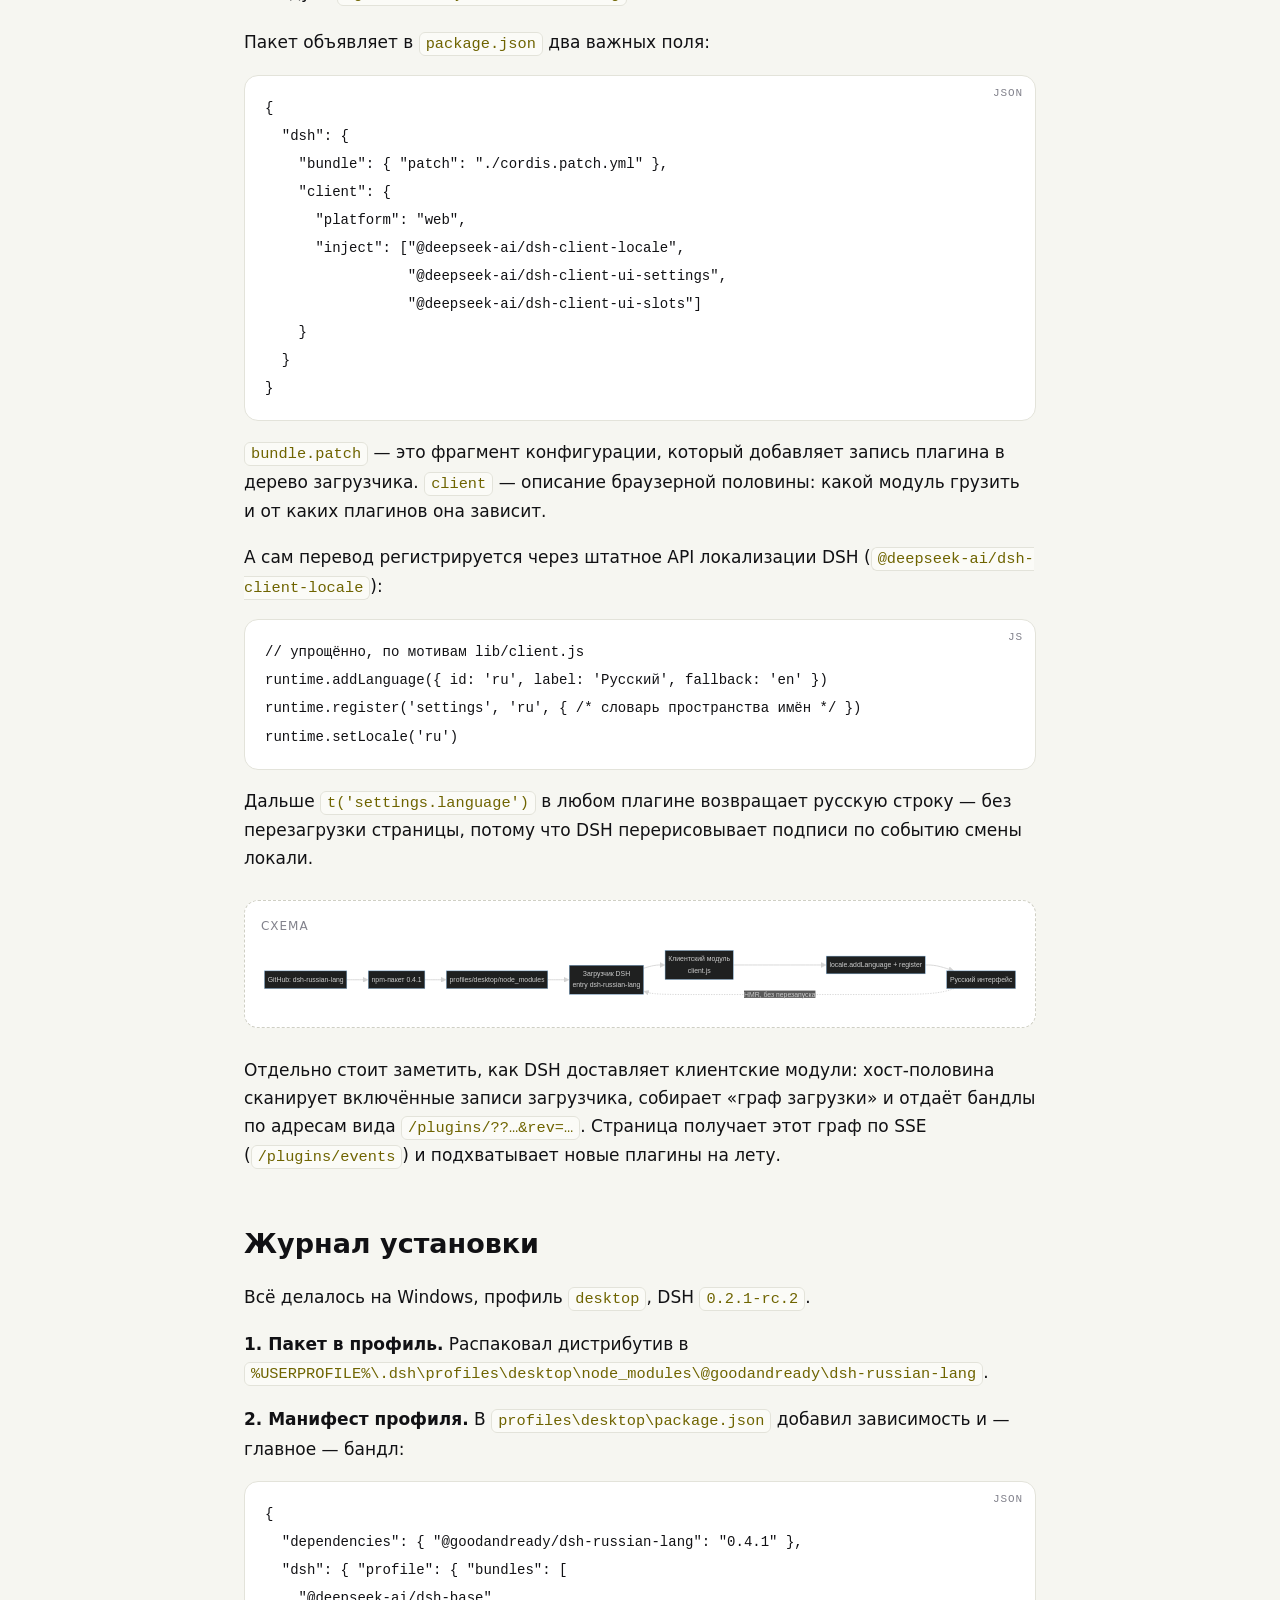
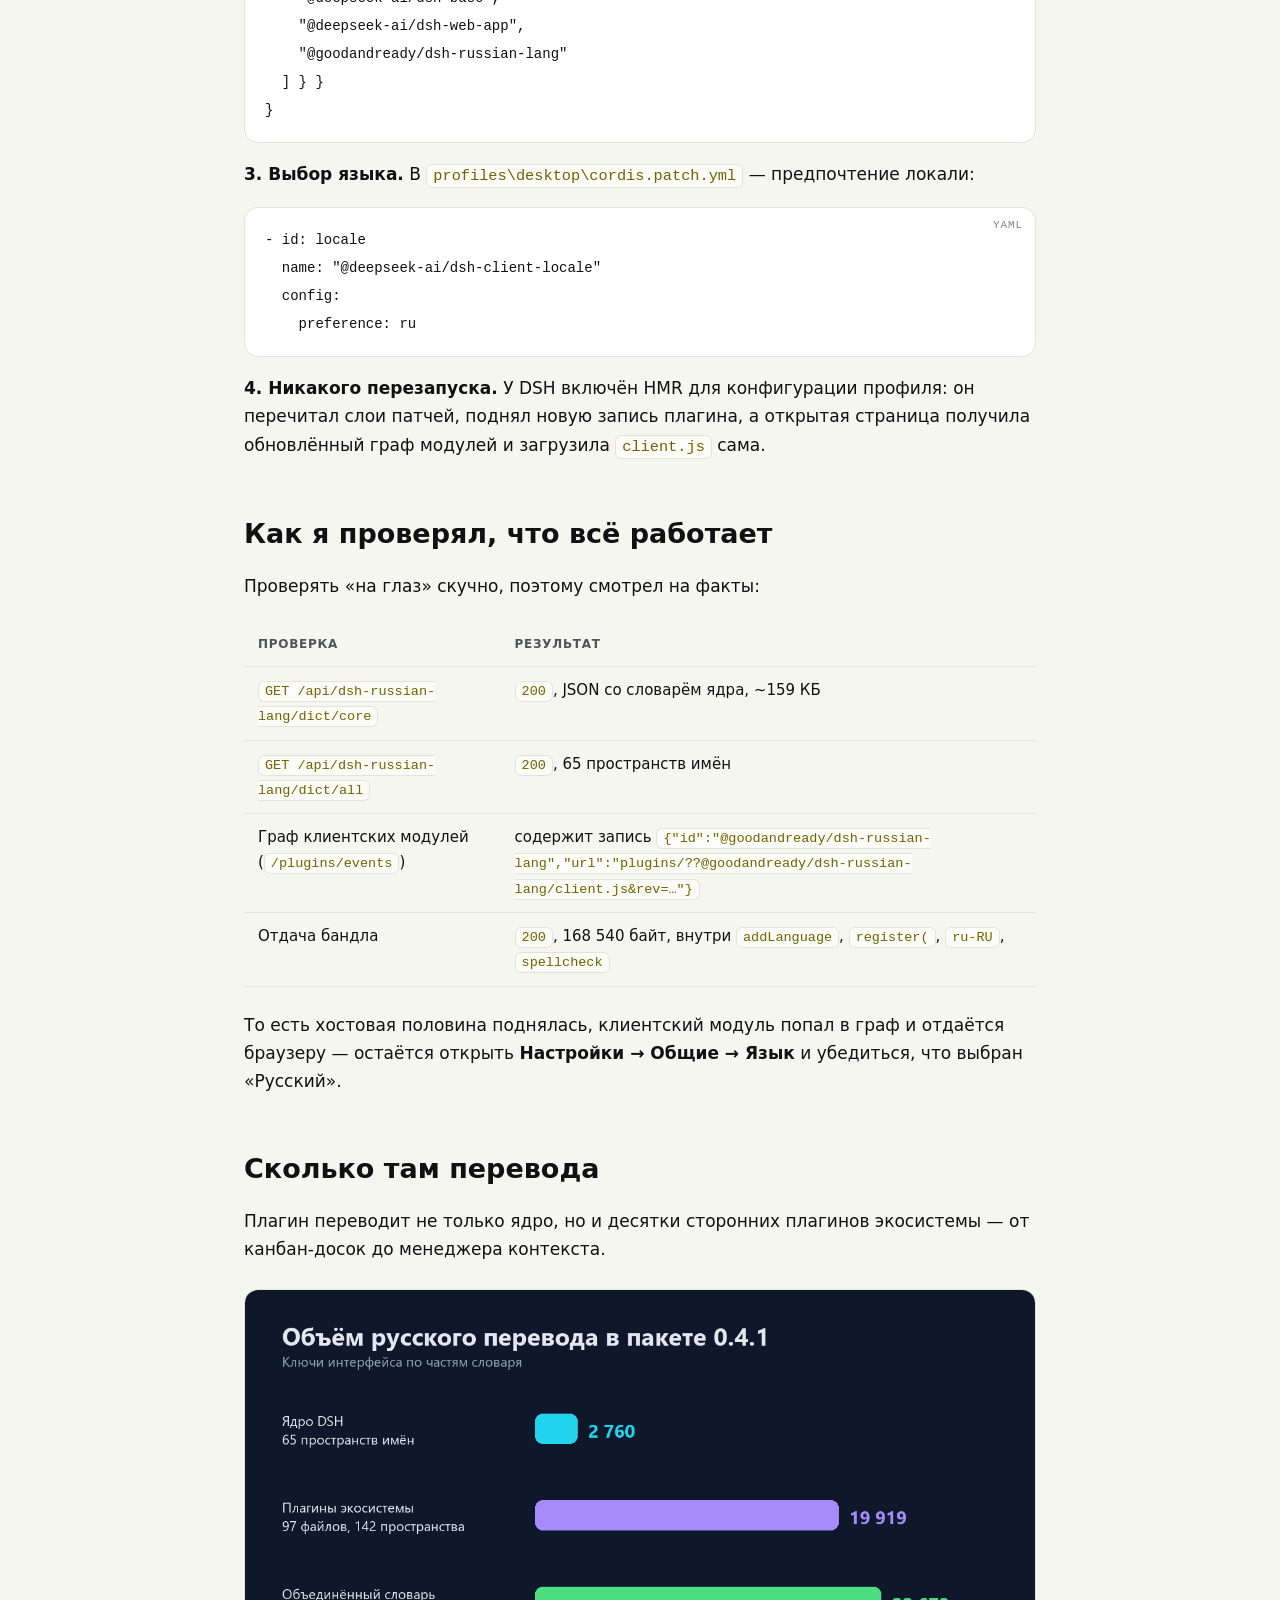
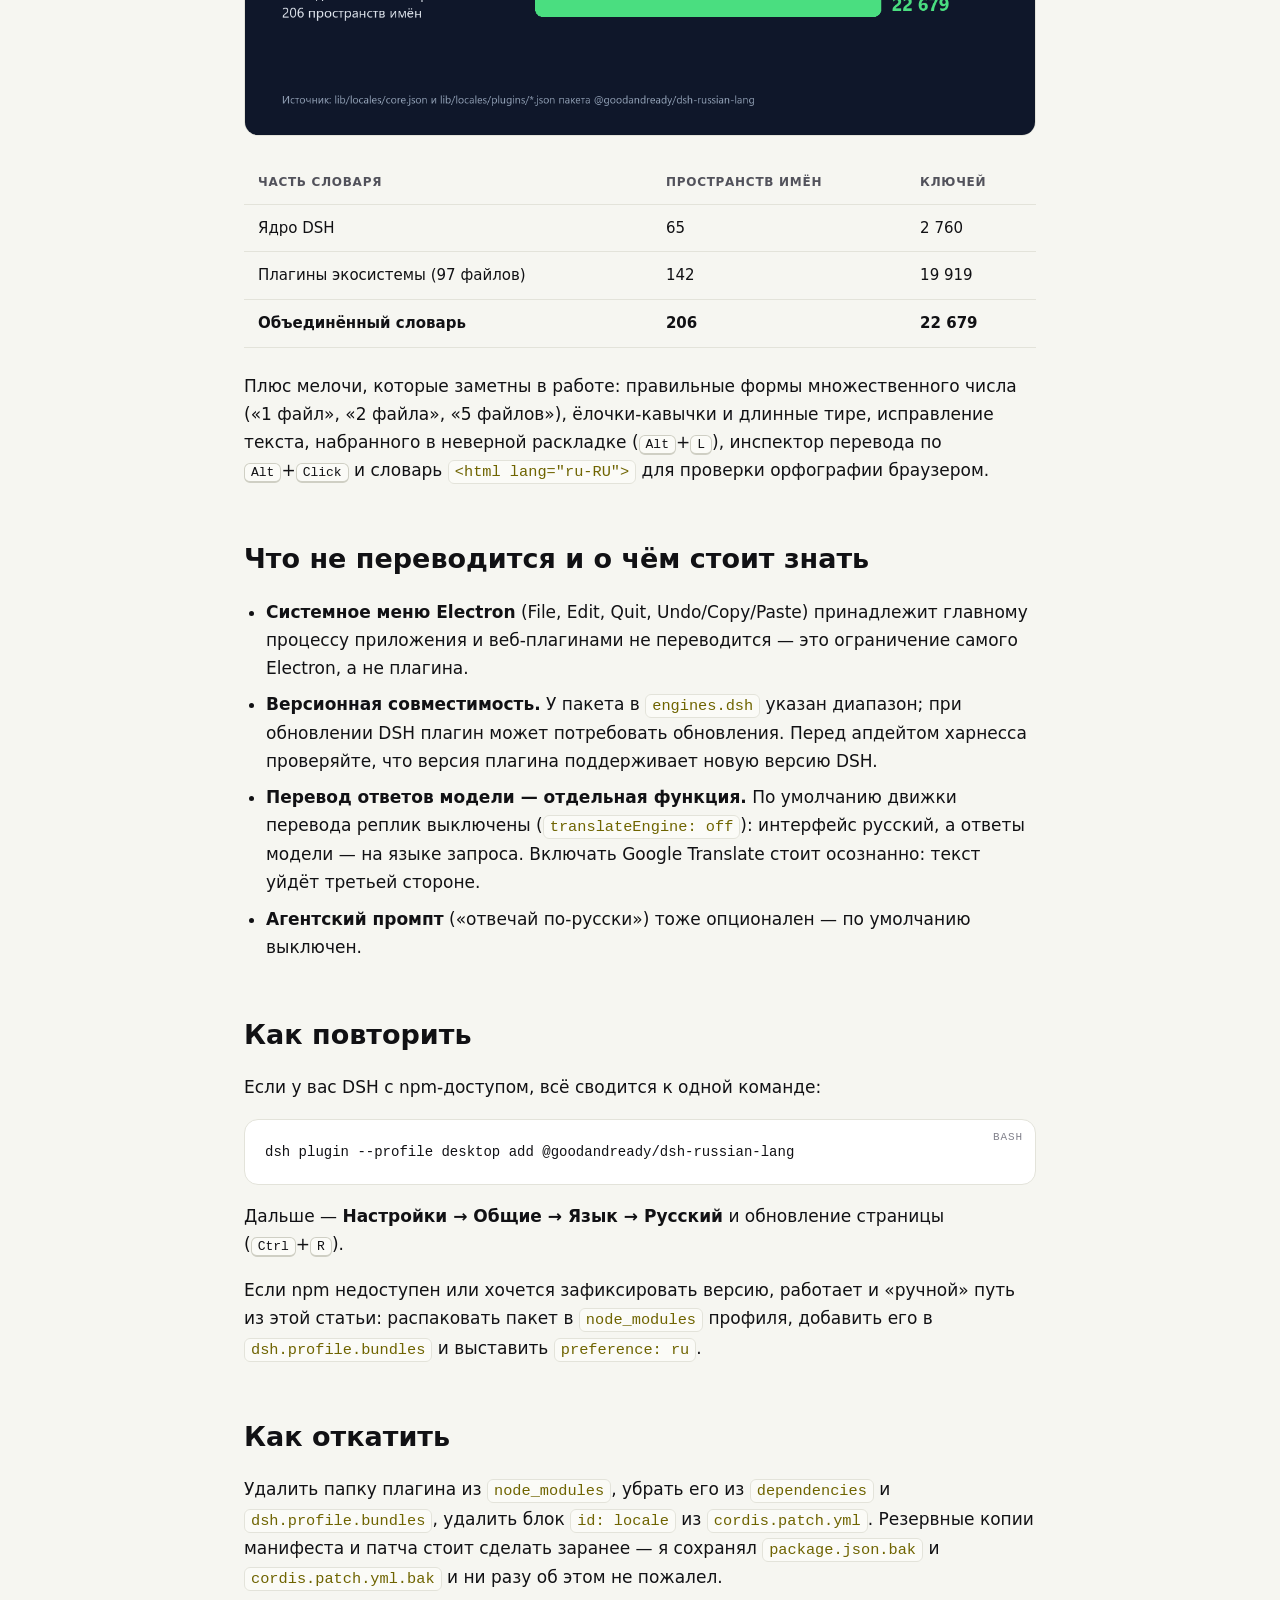
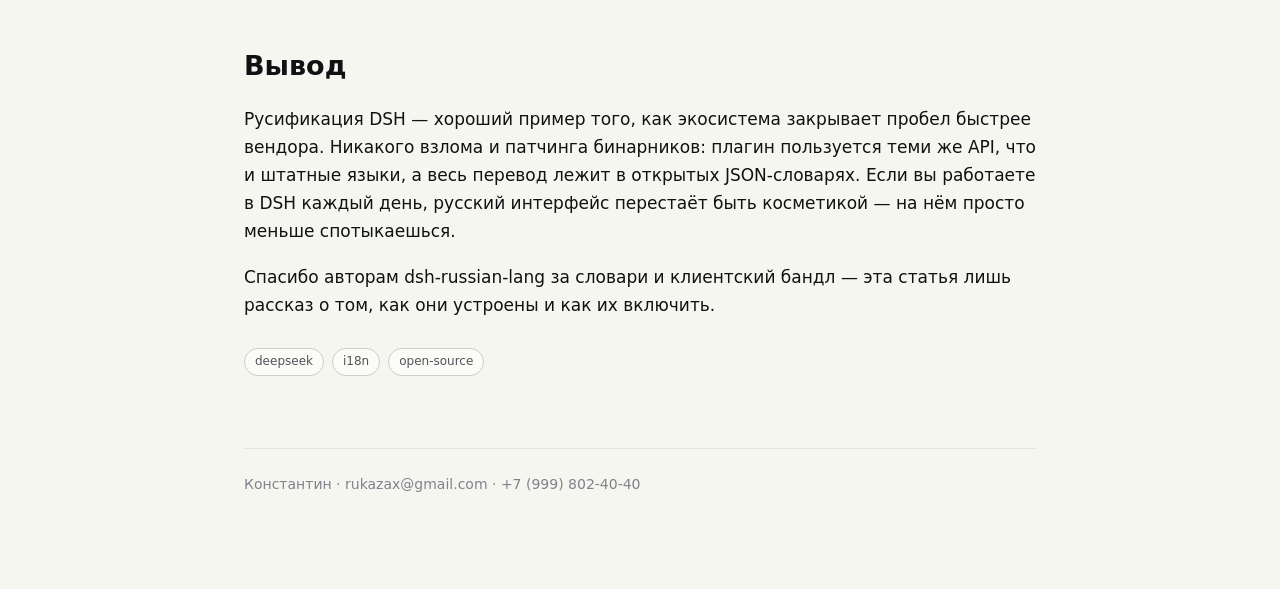
<file: posts/ru-deepseek-harness.html>
<!doctype html>
<html lang="ru">
<head>
<meta charset="utf-8">
<meta name="viewport" content="width=device-width, initial-scale=1">
<title>Русский язык для DeepSeek Harness: как сообщество сделало локализацию, а я её установил — блог rukazax</title>
<meta name="description" content="Разбираем плагин dsh-russian-lang: откуда в DeepSeek Harness берётся перевод, как он устроен внутри и как включить русский интерфейс за пять минут.">
<meta property="og:type" content="article">
<meta property="og:title" content="Русский язык для DeepSeek Harness: как сообщество сделало локализацию, а я её установил">
<meta property="og:description" content="Разбираем плагин dsh-russian-lang: откуда в DeepSeek Harness берётся перевод, как он устроен внутри и как включить русский интерфейс за пять минут.">
<meta property="og:image" content="https://rukazax.github.io/assets/covers/deepseek-harness.png">
<meta property="og:url" content="https://rukazax.github.io/posts/ru-deepseek-harness.html">
<meta name="twitter:card" content="summary_large_image">
<link rel="alternate" type="application/rss+xml" title="Блог rukazax" href="../feed.xml">
<link rel="icon" href="data:image/svg+xml,%3Csvg xmlns=%22http://www.w3.org/2000/svg%22 viewBox=%220 0 100 100%22%3E%3Crect width=%22100%22 height=%22100%22 rx=%2222%22 fill=%22%23fbf237%22/%3E%3C/svg%3E">
<link rel="stylesheet" href="../assets/site.css">
</head>
<body>
<div class="page">
  <nav class="top">
    <a href="../index.html">← На главную</a>
    <span style="display:flex;gap:12px;align-items:center">
      <a href="../index.html#blog">Все статьи</a><button class="icon-btn" type="button" data-theme-toggle data-theme-title aria-label="Переключить тему"><span data-theme-label>☀</span></button>
    </span>
  </nav>
  <article>
    <img class="cover" src="../assets/covers/deepseek-harness.png" alt="Русский язык для DeepSeek Harness: как сообщество сделало локализацию, а я её установил">
    <h1>Русский язык для DeepSeek Harness: как сообщество сделало локализацию, а я её установил</h1>
    <p class="meta">2026-10-22 · deepseek, i18n, open-source</p>
    <p class="lead">Разбираем плагин dsh-russian-lang: откуда в DeepSeek Harness берётся перевод, как он устроен внутри и как включить русский интерфейс за пять минут.</p>
<p><strong>TL;DR.</strong> DeepSeek Harness (DSH) — англоязычный агентский харнесс. Русский интерфейс для него делает не команда DeepSeek, а сообщество: плагин <code>@goodandready/dsh-russian-lang</code>. Внутри — около 22 тысяч переведённых строк, собственный клиентский бандл и штатное API локализации DSH. Установка занимает несколько минут, перезапуск приложения не нужен, а откат делается удалением одной папки.</p>
<hr>
<h2>Что такое DSH и почему он на английском</h2>
<p>DeepSeek Harness — это рабочее место для ИИ-агента: чат, дерево файлов, терминал, планировщик задач, субагенты, трассировка вызовов инструментов. Всё это живёт в веб-интерфейсе, который десктопное приложение открывает в окне Electron, а тот же сервер можно открыть и в обычном браузере.</p>
<p>Ядро DSH изначально поддерживает два языка — английский и китайский. Переводить интерфейс на другие языки можно, но только «руками»: каждая подпись в интерфейсе — это ключ в словаре, и переводить нужно именно ключи, а не текст на экране.</p>
<h2>Где нашёлся перевод</h2>
<p>На GitHub нашлось сразу несколько независимых попыток русификации:</p>
<div class="table-wrap"><table><thead><tr><th>Репозиторий</th><th>Что внутри</th></tr></thead><tbody><tr><td><a href="https://github.com/GooDAnDReaDY/dsh-russian-lang">GooDAnDReaDY/dsh-russian-lang</a></td><td>Полная локализация ядра и ~85 плагинов экосистемы, npm-пакет, типографика, инспектор перевода</td></tr><tr><td><a href="https://github.com/AbsoluteMikhail/dsh-locale-ru">AbsoluteMikhail/dsh-locale-ru</a></td><td>Полная русификация веб-интерфейса</td></tr><tr><td><a href="https://github.com/nemezida1337/dsh-locale-russian">nemezida1337/dsh-locale-russian</a></td><td>Языковой пакет и пайплайн перевода</td></tr><tr><td><a href="https://github.com/Balla1ore/dsh-locale-ru">Balla1ore/dsh-locale-ru</a></td><td>Строки веб-интерфейса и оболочки</td></tr></tbody></table></div>
<p>Я взял первый: он заявлен под DSH <code>0.2.1-rc.2</code> — ровно та версия, что стояла у меня, — и распространяется как обычный npm-пакет <code>@goodandready/dsh-russian-lang@0.4.1</code>.</p>
<blockquote>Важно: это плагин, а не форк приложения. Он не патчит <code>.exe</code>, не ломает обновления и не требует правки файлов установки. Всё живёт в профиле пользователя.</blockquote>
<p><img alt="Схема: путь перевода от GitHub до русского интерфейса" src="../assets/flow.png"></p>
<h2>Как это устроено внутри</h2>
<p>DSH — приложение на <a href="https://github.com/cordiverse/cordis">Cordis</a>: всё, включая интерфейс, собирается из плагинов. У плагина есть две половины:</p>
<ul>
<li><strong>хостовая</strong> (<code>lib/index.js</code>) — выполняется в Node.js, здесь же объявляется схема настроек;</li>
<li><strong>клиентская</strong> (<code>lib/client.js</code>) — обычный JS-файл, который браузер загружает как модуль <code>@goodandready/dsh-russian-lang</code>.</li>
</ul>
<p>Пакет объявляет в <code>package.json</code> два важных поля:</p>
<pre class="code" data-lang="json"><code>{
  &quot;dsh&quot;: {
    &quot;bundle&quot;: { &quot;patch&quot;: &quot;./cordis.patch.yml&quot; },
    &quot;client&quot;: {
      &quot;platform&quot;: &quot;web&quot;,
      &quot;inject&quot;: [&quot;@deepseek-ai/dsh-client-locale&quot;,
                 &quot;@deepseek-ai/dsh-client-ui-settings&quot;,
                 &quot;@deepseek-ai/dsh-client-ui-slots&quot;]
    }
  }
}</code></pre>
<p><code>bundle.patch</code> — это фрагмент конфигурации, который добавляет запись плагина в дерево загрузчика. <code>client</code> — описание браузерной половины: какой модуль грузить и от каких плагинов она зависит.</p>
<p>А сам перевод регистрируется через штатное API локализации DSH (<code>@deepseek-ai/dsh-client-locale</code>):</p>
<pre class="code" data-lang="js"><code>// упрощённо, по мотивам lib/client.js
runtime.addLanguage({ id: &#x27;ru&#x27;, label: &#x27;Русский&#x27;, fallback: &#x27;en&#x27; })
runtime.register(&#x27;settings&#x27;, &#x27;ru&#x27;, { /* словарь пространства имён */ })
runtime.setLocale(&#x27;ru&#x27;)</code></pre>
<p>Дальше <code>t('settings.language')</code> в любом плагине возвращает русскую строку — без перезагрузки страницы, потому что DSH перерисовывает подписи по событию смены локали.</p>
<div class="diagram"><div class="diagram-cap">схема</div><pre class="mermaid">flowchart LR
    A[&quot;GitHub: dsh-russian-lang&quot;] --&gt; B[&quot;npm-пакет 0.4.1&quot;]
    B --&gt; C[&quot;profiles/desktop/node_modules&quot;]
    C --&gt; D[&quot;Загрузчик DSH&lt;br/&gt;entry dsh-russian-lang&quot;]
    D --&gt; E[&quot;Клиентский модуль&lt;br/&gt;client.js&quot;]
    E --&gt; F[&quot;locale.addLanguage + register&quot;]
    F --&gt; G[&quot;Русский интерфейс&quot;]
    G -.-&gt;|&quot;HMR, без перезапуска&quot;| D</pre></div>
<p>Отдельно стоит заметить, как DSH доставляет клиентские модули: хост-половина сканирует включённые записи загрузчика, собирает «граф загрузки» и отдаёт бандлы по адресам вида <code>/plugins/??…&amp;rev=…</code>. Страница получает этот граф по SSE (<code>/plugins/events</code>) и подхватывает новые плагины на лету.</p>
<h2>Журнал установки</h2>
<p>Всё делалось на Windows, профиль <code>desktop</code>, DSH <code>0.2.1-rc.2</code>.</p>
<p><strong>1. Пакет в профиль.</strong> Распаковал дистрибутив в <code>%USERPROFILE%\.dsh\profiles\desktop\node_modules\@goodandready\dsh-russian-lang</code>.</p>
<p><strong>2. Манифест профиля.</strong> В <code>profiles\desktop\package.json</code> добавил зависимость и — главное — бандл:</p>
<pre class="code" data-lang="json"><code>{
  &quot;dependencies&quot;: { &quot;@goodandready/dsh-russian-lang&quot;: &quot;0.4.1&quot; },
  &quot;dsh&quot;: { &quot;profile&quot;: { &quot;bundles&quot;: [
    &quot;@deepseek-ai/dsh-base&quot;,
    &quot;@deepseek-ai/dsh-web-app&quot;,
    &quot;@goodandready/dsh-russian-lang&quot;
  ] } }
}</code></pre>
<p><strong>3. Выбор языка.</strong> В <code>profiles\desktop\cordis.patch.yml</code> — предпочтение локали:</p>
<pre class="code" data-lang="yaml"><code>- id: locale
  name: &quot;@deepseek-ai/dsh-client-locale&quot;
  config:
    preference: ru</code></pre>
<p><strong>4. Никакого перезапуска.</strong> У DSH включён HMR для конфигурации профиля: он перечитал слои патчей, поднял новую запись плагина, а открытая страница получила обновлённый граф модулей и загрузила <code>client.js</code> сама.</p>
<h2>Как я проверял, что всё работает</h2>
<p>Проверять «на глаз» скучно, поэтому смотрел на факты:</p>
<div class="table-wrap"><table><thead><tr><th>Проверка</th><th>Результат</th></tr></thead><tbody><tr><td><code>GET /api/dsh-russian-lang/dict/core</code></td><td><code>200</code>, JSON со словарём ядра, ~159 КБ</td></tr><tr><td><code>GET /api/dsh-russian-lang/dict/all</code></td><td><code>200</code>, 65 пространств имён</td></tr><tr><td>Граф клиентских модулей (<code>/plugins/events</code>)</td><td>содержит запись <code>{"id":"@goodandready/dsh-russian-lang","url":"plugins/??@goodandready/dsh-russian-lang/client.js&amp;rev=…"}</code></td></tr><tr><td>Отдача бандла</td><td><code>200</code>, 168 540 байт, внутри <code>addLanguage</code>, <code>register(</code>, <code>ru-RU</code>, <code>spellcheck</code></td></tr></tbody></table></div>
<p>То есть хостовая половина поднялась, клиентский модуль попал в граф и отдаётся браузеру — остаётся открыть <strong>Настройки → Общие → Язык</strong> и убедиться, что выбран «Русский».</p>
<h2>Сколько там перевода</h2>
<p>Плагин переводит не только ядро, но и десятки сторонних плагинов экосистемы — от канбан-досок до менеджера контекста.</p>
<p><img alt="Объём перевода: ядро, плагины, объединённый словарь" src="../assets/coverage.png"></p>
<div class="table-wrap"><table><thead><tr><th>Часть словаря</th><th>Пространств имён</th><th>Ключей</th></tr></thead><tbody><tr><td>Ядро DSH</td><td>65</td><td>2 760</td></tr><tr><td>Плагины экосистемы (97 файлов)</td><td>142</td><td>19 919</td></tr><tr><td><strong>Объединённый словарь</strong></td><td><strong>206</strong></td><td><strong>22 679</strong></td></tr></tbody></table></div>
<p>Плюс мелочи, которые заметны в работе: правильные формы множественного числа («1 файл», «2 файла», «5 файлов»), ёлочки-кавычки и длинные тире, исправление текста, набранного в неверной раскладке (<kbd>Alt</kbd>+<kbd>L</kbd>), инспектор перевода по <kbd>Alt</kbd>+<kbd>Click</kbd> и словарь <code>&lt;html lang="ru-RU"&gt;</code> для проверки орфографии браузером.</p>
<h2>Что не переводится и о чём стоит знать</h2>
<ul>
<li><strong>Системное меню Electron</strong> (File, Edit, Quit, Undo/Copy/Paste) принадлежит главному процессу приложения и веб-плагинами не переводится — это ограничение самого Electron, а не плагина.</li>
<li><strong>Версионная совместимость.</strong> У пакета в <code>engines.dsh</code> указан диапазон; при обновлении DSH плагин может потребовать обновления. Перед апдейтом харнесса проверяйте, что версия плагина поддерживает новую версию DSH.</li>
<li><strong>Перевод ответов модели — отдельная функция.</strong> По умолчанию движки перевода реплик выключены (<code>translateEngine: off</code>): интерфейс русский, а ответы модели — на языке запроса. Включать Google Translate стоит осознанно: текст уйдёт третьей стороне.</li>
<li><strong>Агентский промпт</strong> («отвечай по-русски») тоже опционален — по умолчанию выключен.</li>
</ul>
<h2>Как повторить</h2>
<p>Если у вас DSH с npm-доступом, всё сводится к одной команде:</p>
<pre class="code" data-lang="bash"><code>dsh plugin --profile desktop add @goodandready/dsh-russian-lang</code></pre>
<p>Дальше — <strong>Настройки → Общие → Язык → Русский</strong> и обновление страницы (<kbd>Ctrl</kbd>+<kbd>R</kbd>).</p>
<p>Если npm недоступен или хочется зафиксировать версию, работает и «ручной» путь из этой статьи: распаковать пакет в <code>node_modules</code> профиля, добавить его в <code>dsh.profile.bundles</code> и выставить <code>preference: ru</code>.</p>
<h2>Как откатить</h2>
<p>Удалить папку плагина из <code>node_modules</code>, убрать его из <code>dependencies</code> и <code>dsh.profile.bundles</code>, удалить блок <code>id: locale</code> из <code>cordis.patch.yml</code>. Резервные копии манифеста и патча стоит сделать заранее — я сохранял <code>package.json.bak</code> и <code>cordis.patch.yml.bak</code> и ни разу об этом не пожалел.</p>
<h2>Вывод</h2>
<p>Русификация DSH — хороший пример того, как экосистема закрывает пробел быстрее вендора. Никакого взлома и патчинга бинарников: плагин пользуется теми же API, что и штатные языки, а весь перевод лежит в открытых JSON-словарях. Если вы работаете в DSH каждый день, русский интерфейс перестаёт быть косметикой — на нём просто меньше спотыкаешься.</p>
<p>Спасибо авторам <a href="https://github.com/GooDAnDReaDY/dsh-russian-lang">dsh-russian-lang</a> за словари и клиентский бандл — эта статья лишь рассказ о том, как они устроены и как их включить.</p>
    <div class="tags"><span>deepseek</span><span>i18n</span><span>open-source</span></div>
  </article>
  <footer class="art">
    <p>Константин · <a href="mailto:rukazax@gmail.com">rukazax@gmail.com</a> ·
    <a href="tel:+79998024040">+7 (999) 802-40-40</a></p>
  </footer>
</div>
<script src="../assets/app.js"></script>
<script src="../assets/mermaid.min.js"></script>
<script>mermaid.initialize({ startOnLoad: true, theme: "dark" });</script>
</body>
</html>
</file>
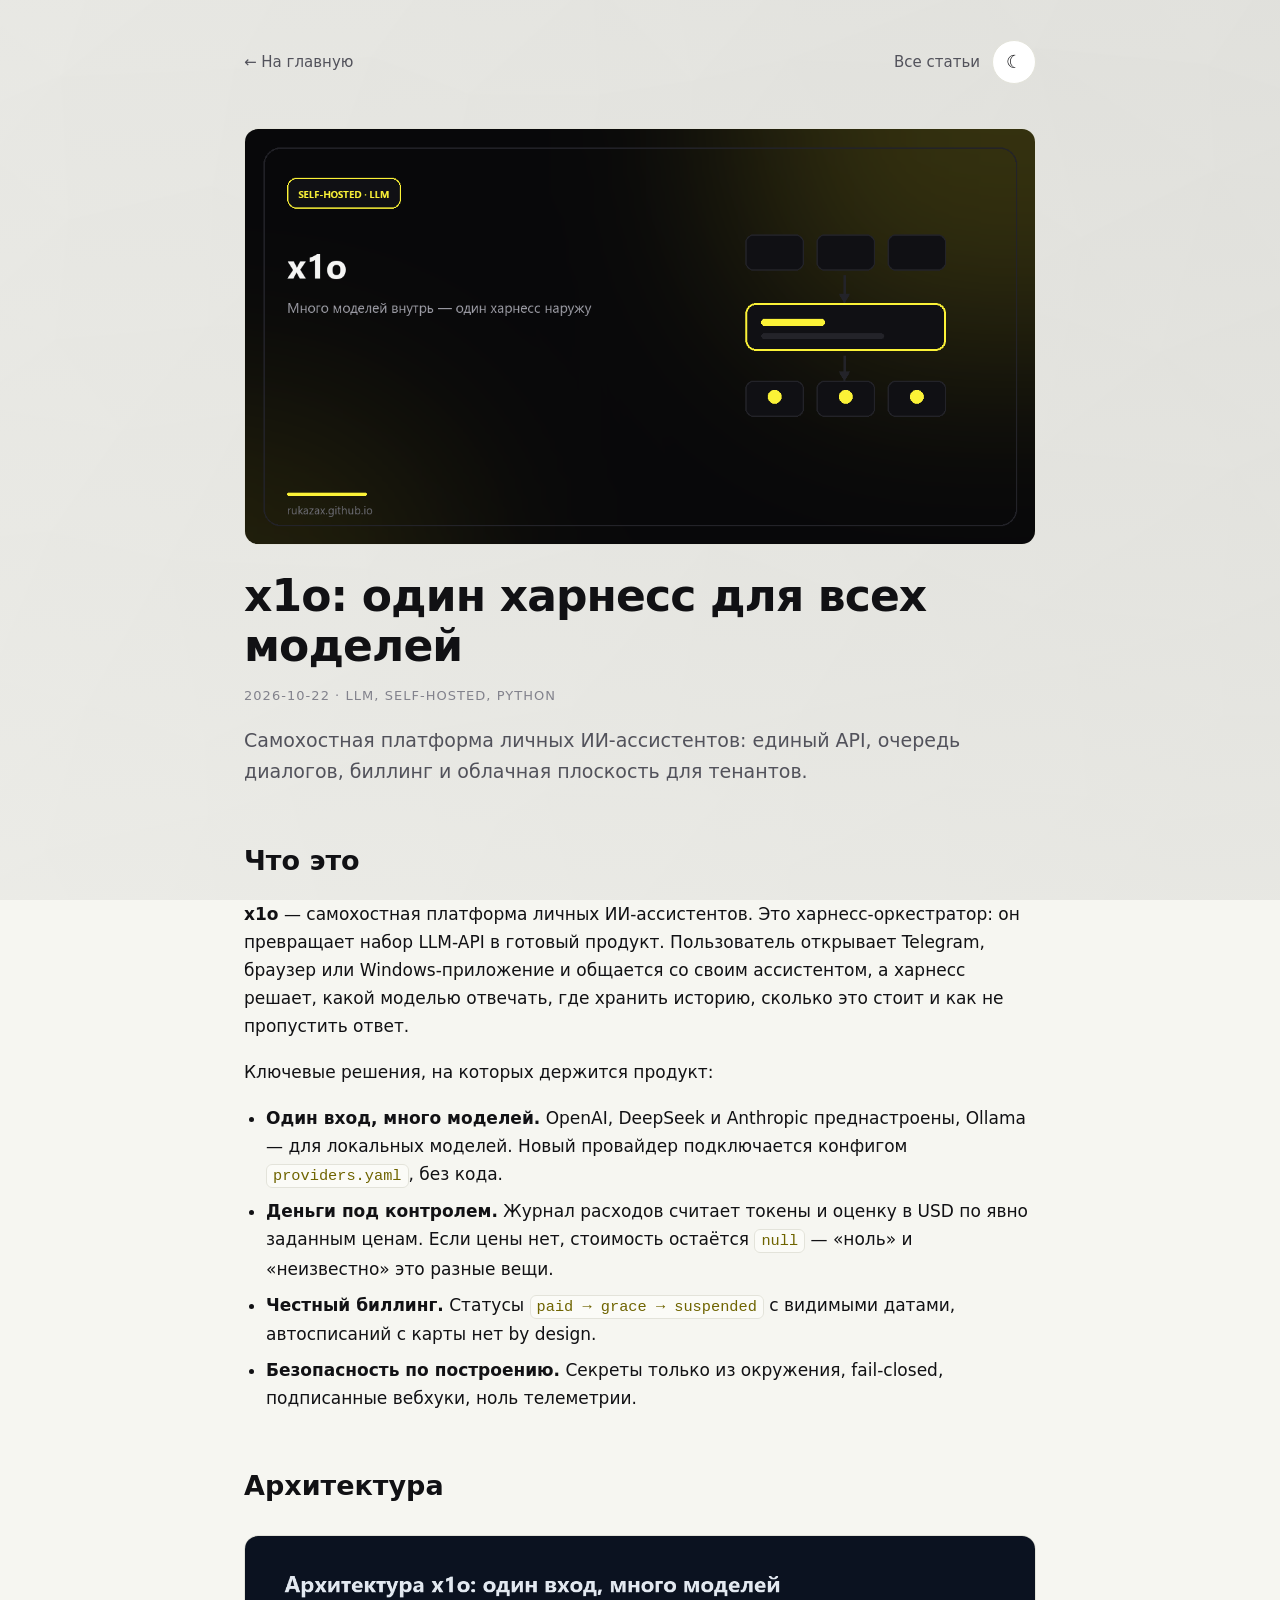
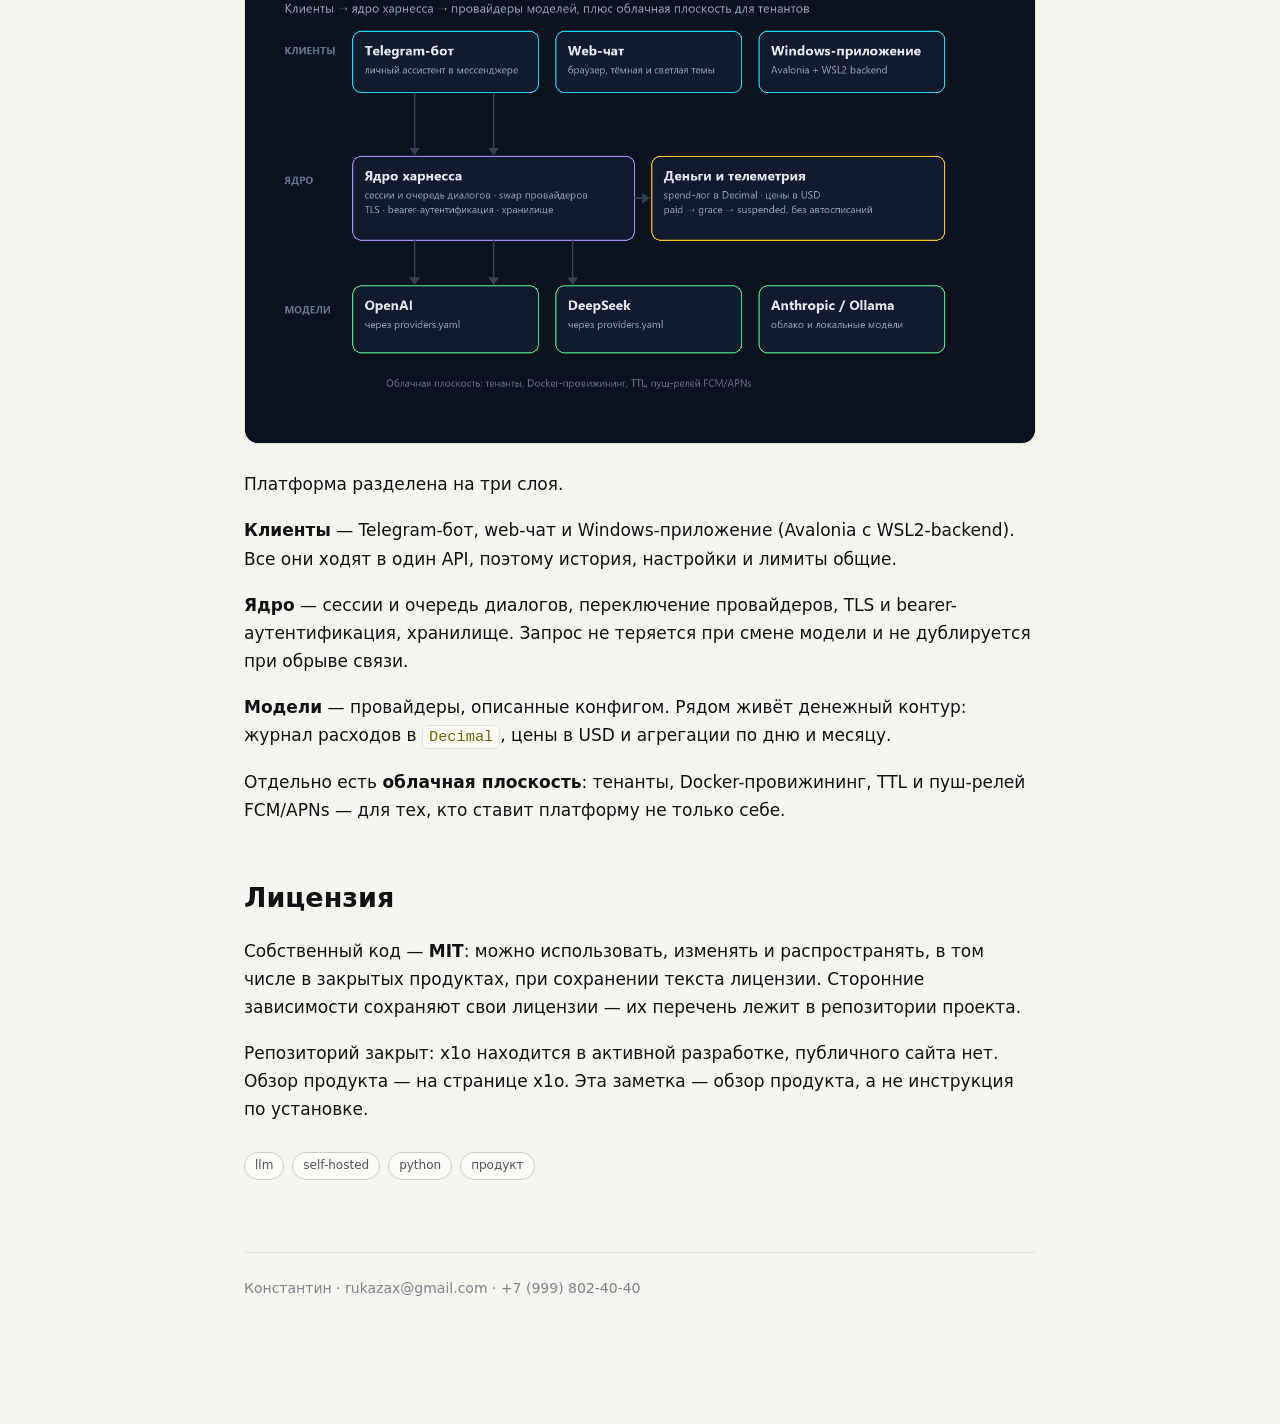
<file: posts/x1o-harness.html>
<!doctype html>
<html lang="ru">
<head>
<meta charset="utf-8">
<meta name="viewport" content="width=device-width, initial-scale=1">
<title>x1o: один харнесс для всех моделей — блог rukazax</title>
<meta name="description" content="Самохостная платформа личных ИИ-ассистентов: единый API, очередь диалогов, биллинг и облачная плоскость для тенантов.">
<meta property="og:type" content="article">
<meta property="og:title" content="x1o: один харнесс для всех моделей">
<meta property="og:description" content="Самохостная платформа личных ИИ-ассистентов: единый API, очередь диалогов, биллинг и облачная плоскость для тенантов.">
<meta property="og:image" content="https://rukazax.github.io/assets/covers/x1o-harness.png">
<meta property="og:url" content="https://rukazax.github.io/posts/x1o-harness.html">
<meta name="twitter:card" content="summary_large_image">
<link rel="alternate" type="application/rss+xml" title="Блог rukazax" href="../feed.xml">
<link rel="icon" href="data:image/svg+xml,%3Csvg xmlns=%22http://www.w3.org/2000/svg%22 viewBox=%220 0 100 100%22%3E%3Crect width=%22100%22 height=%22100%22 rx=%2222%22 fill=%22%23fbf237%22/%3E%3C/svg%3E">
<link rel="stylesheet" href="../assets/site.css">
</head>
<body>
<div class="page">
  <nav class="top">
    <a href="../index.html">← На главную</a>
    <span style="display:flex;gap:12px;align-items:center">
      <a href="../index.html#blog">Все статьи</a><button class="icon-btn" type="button" data-theme-toggle data-theme-title aria-label="Переключить тему"><span data-theme-label>☀</span></button>
    </span>
  </nav>
  <article>
    <img class="cover" src="../assets/covers/x1o-harness.png" alt="x1o: один харнесс для всех моделей">
    <h1>x1o: один харнесс для всех моделей</h1>
    <p class="meta">2026-10-22 · llm, self-hosted, python</p>
    <p class="lead">Самохостная платформа личных ИИ-ассистентов: единый API, очередь диалогов, биллинг и облачная плоскость для тенантов.</p>
<h2>Что это</h2>
<p><strong>x1o</strong> — самохостная платформа личных ИИ-ассистентов. Это харнесс-оркестратор: он превращает набор LLM-API в готовый продукт. Пользователь открывает Telegram, браузер или Windows-приложение и общается со своим ассистентом, а харнесс решает, какой моделью отвечать, где хранить историю, сколько это стоит и как не пропустить ответ.</p>
<p>Ключевые решения, на которых держится продукт:</p>
<ul>
<li><strong>Один вход, много моделей.</strong> OpenAI, DeepSeek и Anthropic преднастроены, Ollama — для локальных моделей. Новый провайдер подключается конфигом <code>providers.yaml</code>, без кода.</li>
<li><strong>Деньги под контролем.</strong> Журнал расходов считает токены и оценку в USD по явно заданным ценам. Если цены нет, стоимость остаётся <code>null</code> — «ноль» и «неизвестно» это разные вещи.</li>
<li><strong>Честный биллинг.</strong> Статусы <code>paid → grace → suspended</code> с видимыми датами, автосписаний с карты нет by design.</li>
<li><strong>Безопасность по построению.</strong> Секреты только из окружения, fail-closed, подписанные вебхуки, ноль телеметрии.</li>
</ul>
<h2>Архитектура</h2>
<p><img alt="Архитектура x1o" src="../assets/covers/x1o-architecture.png"></p>
<p>Платформа разделена на три слоя.</p>
<p><strong>Клиенты</strong> — Telegram-бот, web-чат и Windows-приложение (Avalonia с WSL2-backend). Все они ходят в один API, поэтому история, настройки и лимиты общие.</p>
<p><strong>Ядро</strong> — сессии и очередь диалогов, переключение провайдеров, TLS и bearer-аутентификация, хранилище. Запрос не теряется при смене модели и не дублируется при обрыве связи.</p>
<p><strong>Модели</strong> — провайдеры, описанные конфигом. Рядом живёт денежный контур: журнал расходов в <code>Decimal</code>, цены в USD и агрегации по дню и месяцу.</p>
<p>Отдельно есть <strong>облачная плоскость</strong>: тенанты, Docker-провижининг, TTL и пуш-релей FCM/APNs — для тех, кто ставит платформу не только себе.</p>
<h2>Лицензия</h2>
<p>Собственный код — <strong>MIT</strong>: можно использовать, изменять и распространять, в том числе в закрытых продуктах, при сохранении текста лицензии. Сторонние зависимости сохраняют свои лицензии — их перечень лежит в репозитории проекта.</p>
<p>Репозиторий закрыт: x1o находится в активной разработке, публичного сайта нет. Обзор продукта — на <a href="https://rukazax.github.io/apps/x1o.html">странице x1o</a>. Эта заметка — обзор продукта, а не инструкция по установке.</p>
    <div class="tags"><span>llm</span><span>self-hosted</span><span>python</span><span>продукт</span></div>
  </article>
  <footer class="art">
    <p>Константин · <a href="mailto:rukazax@gmail.com">rukazax@gmail.com</a> ·
    <a href="tel:+79998024040">+7 (999) 802-40-40</a></p>
  </footer>
</div>
<script src="../assets/app.js"></script>

</body>
</html>
</file>
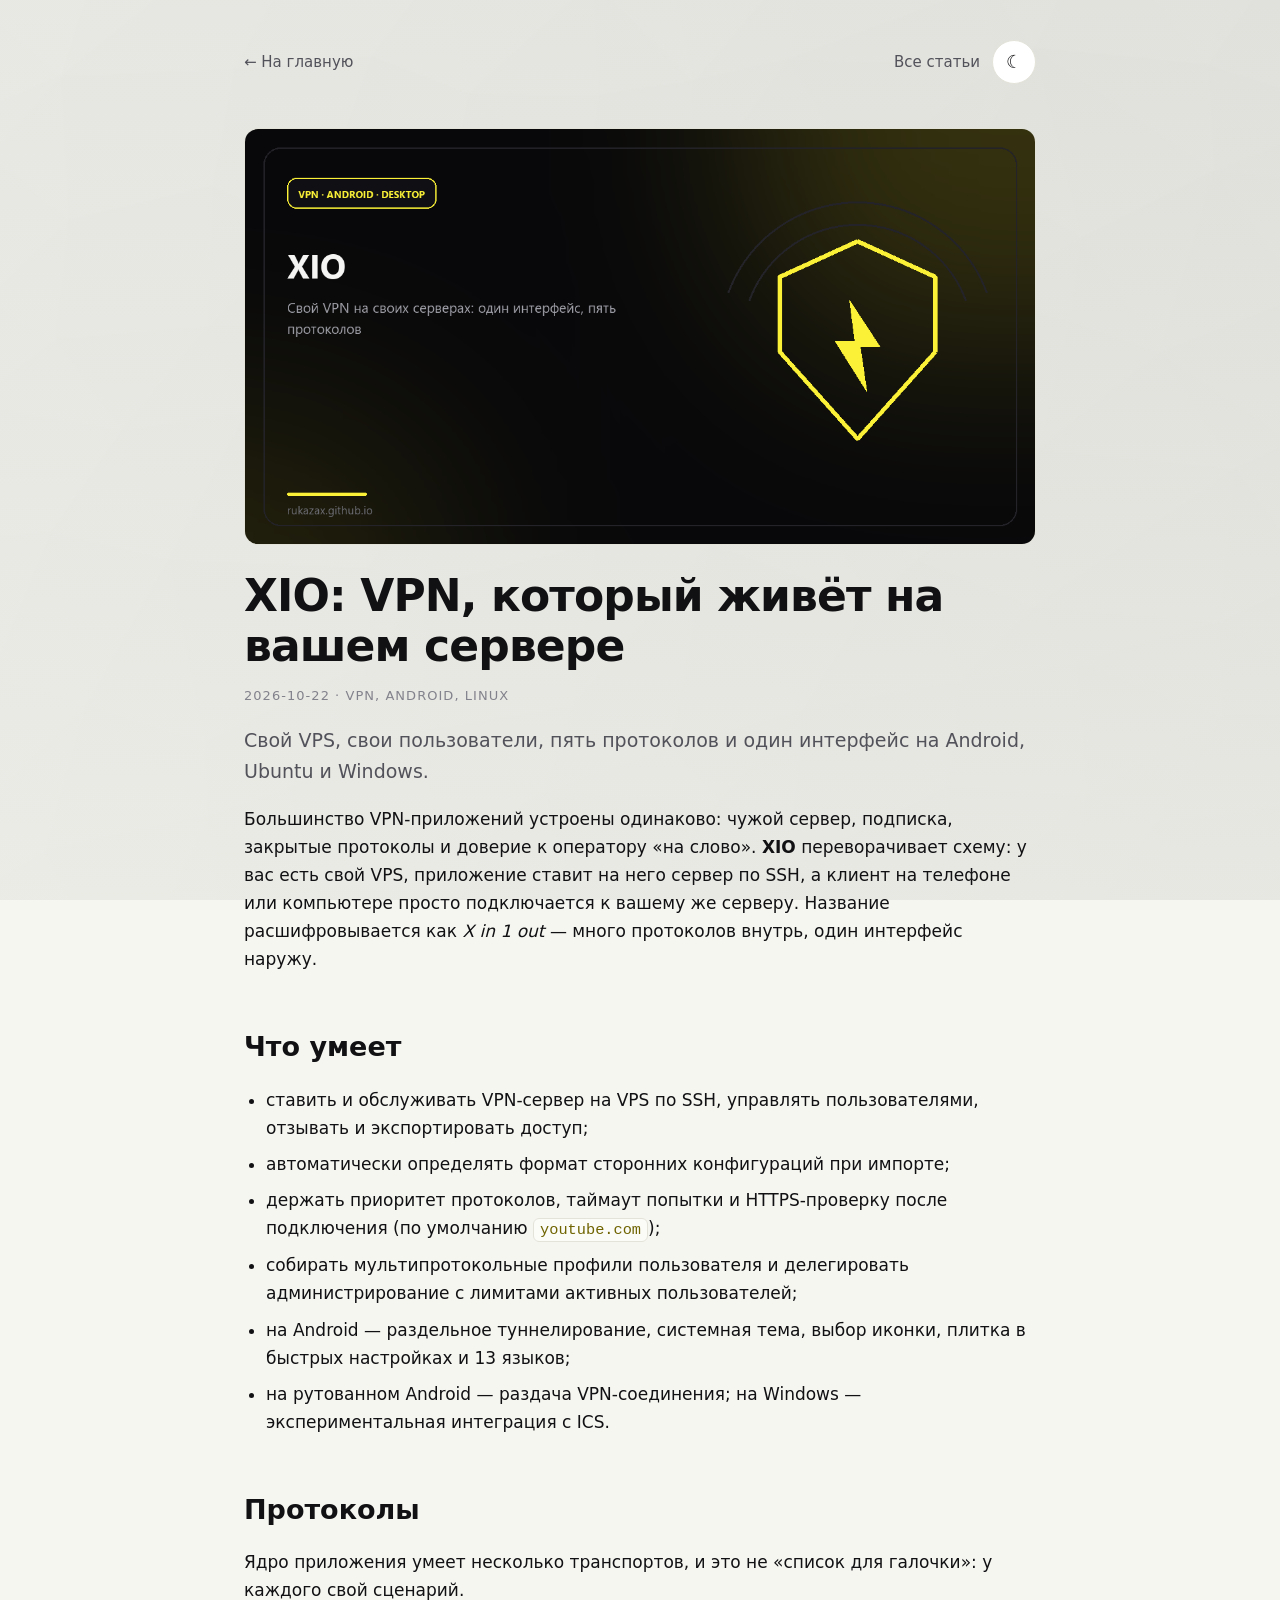
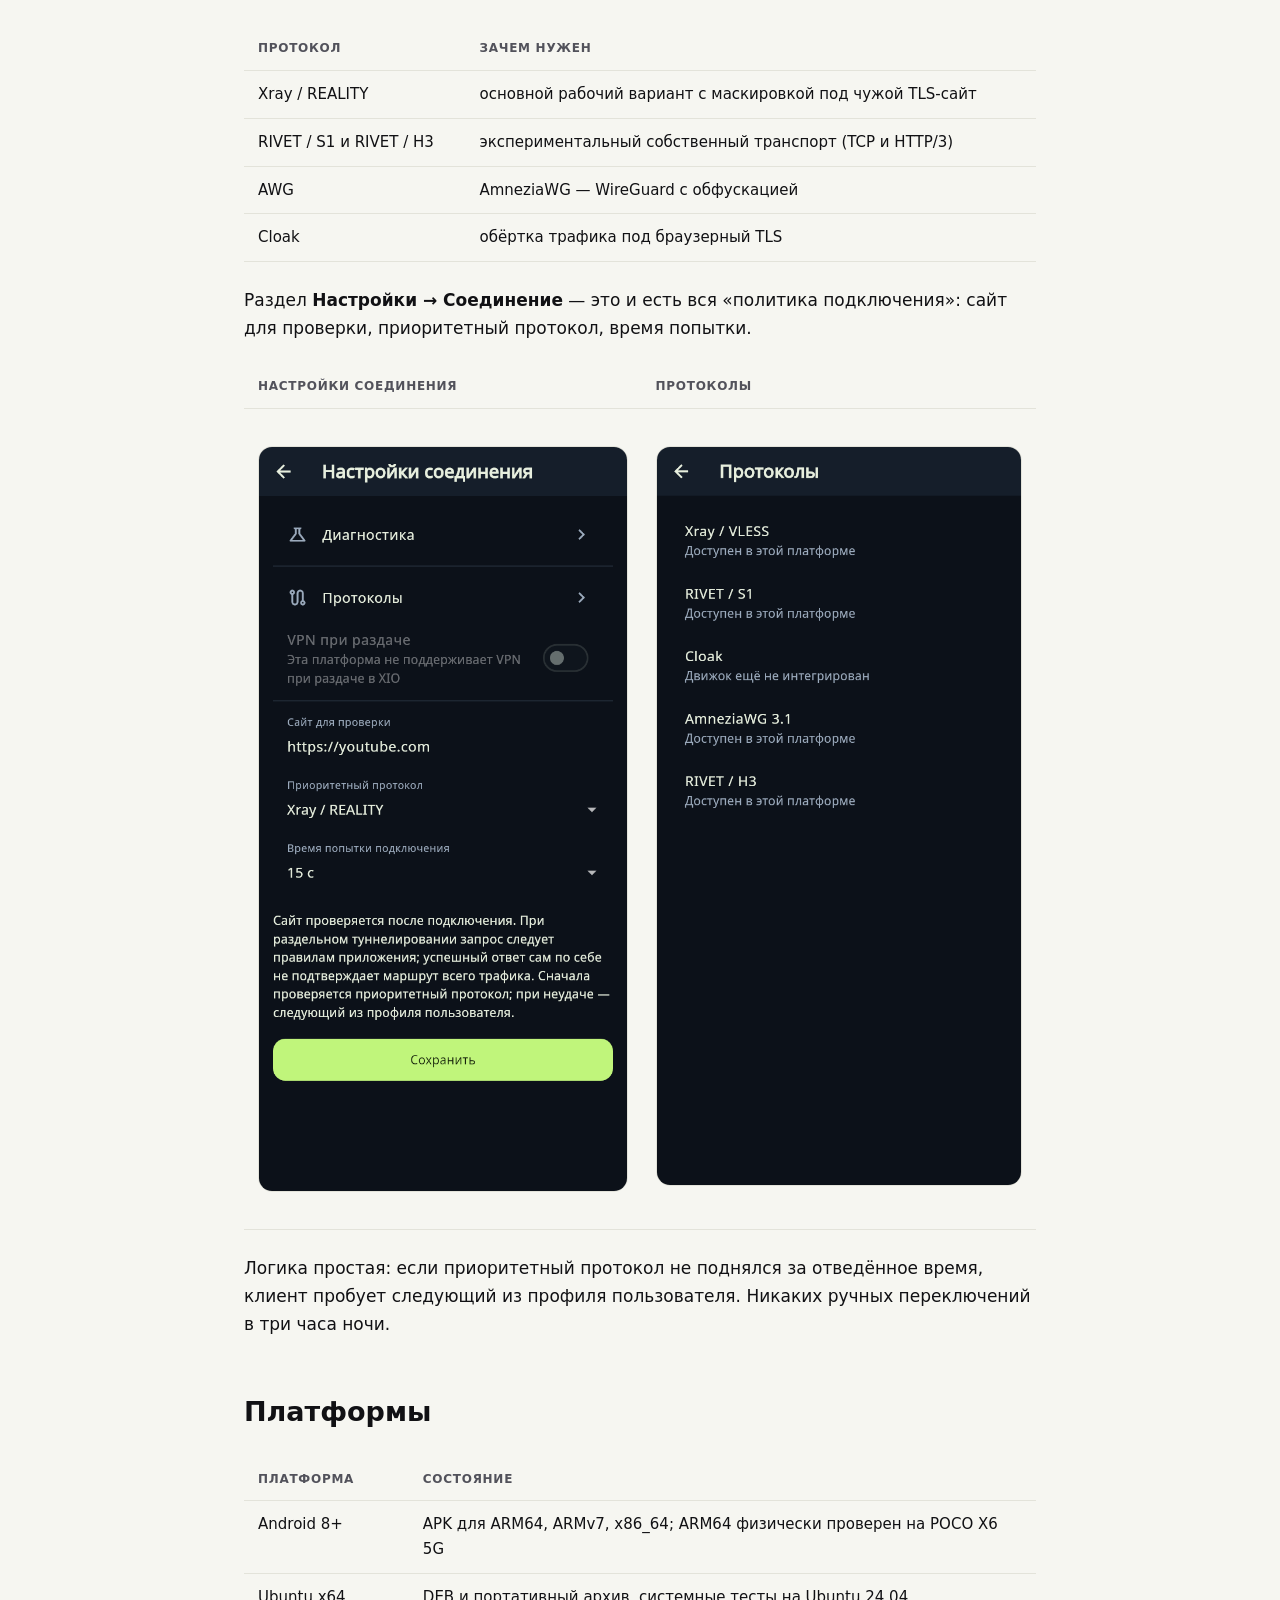
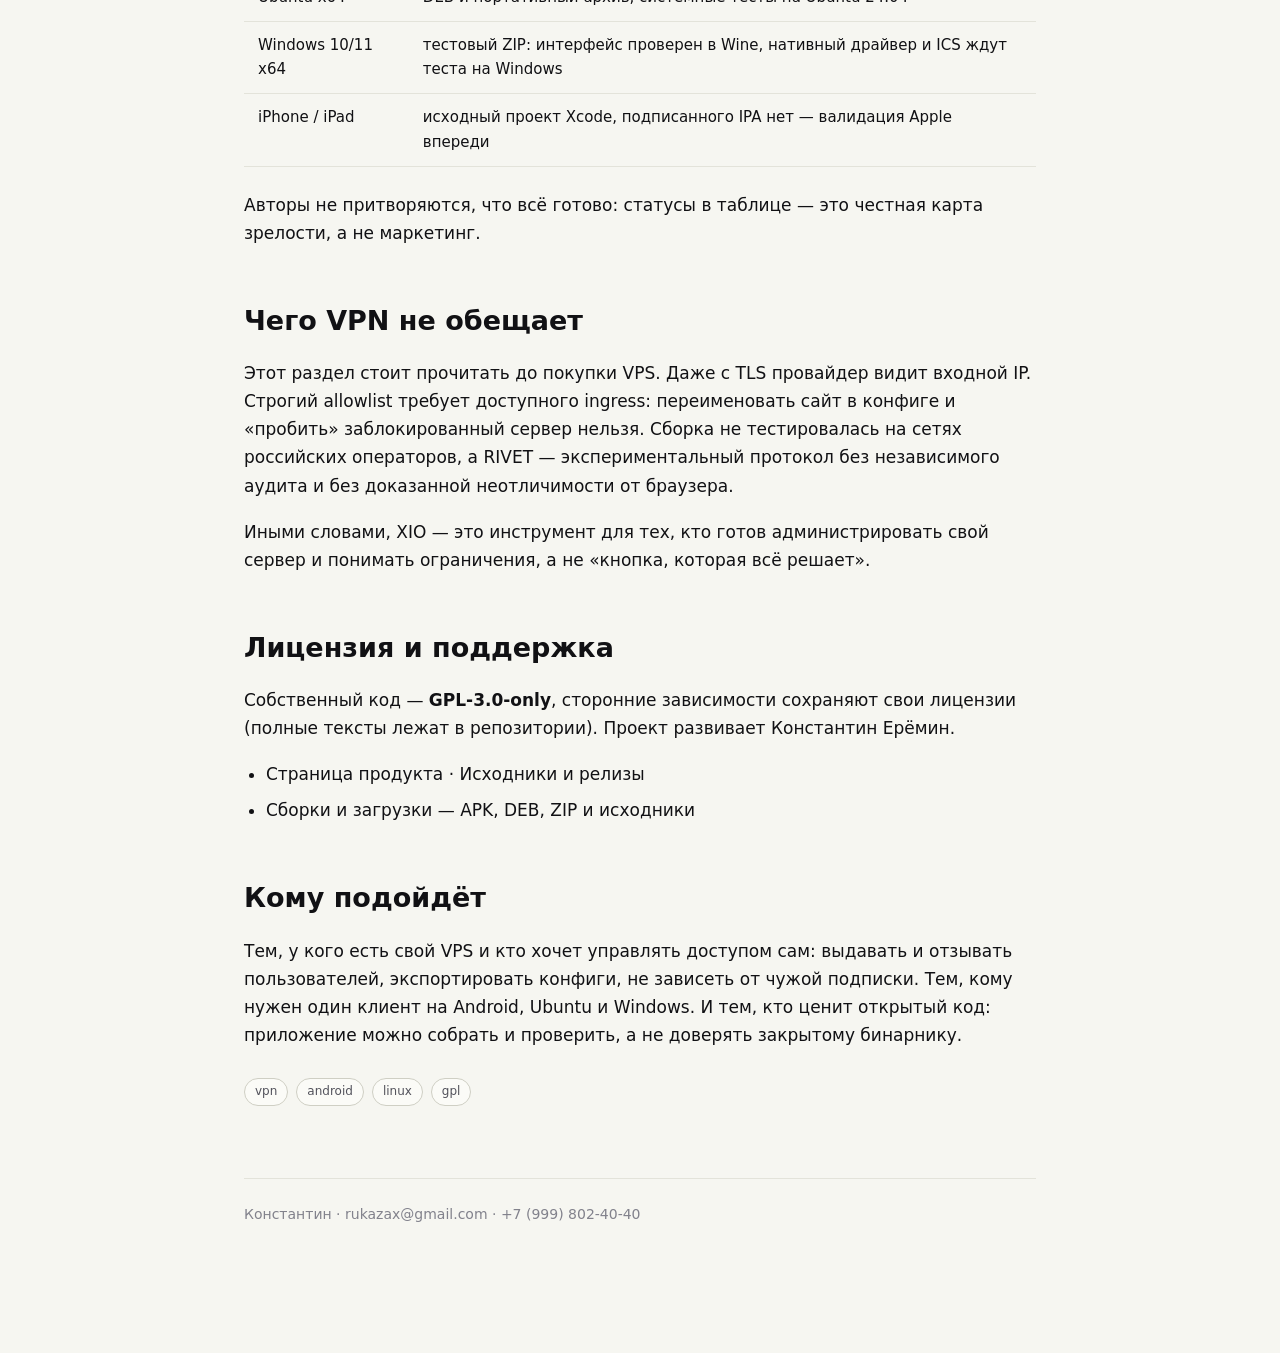
<file: posts/xio-vpn.html>
<!doctype html>
<html lang="ru">
<head>
<meta charset="utf-8">
<meta name="viewport" content="width=device-width, initial-scale=1">
<title>XIO: VPN, который живёт на вашем сервере — блог rukazax</title>
<meta name="description" content="Свой VPS, свои пользователи, пять протоколов и один интерфейс на Android, Ubuntu и Windows.">
<meta property="og:type" content="article">
<meta property="og:title" content="XIO: VPN, который живёт на вашем сервере">
<meta property="og:description" content="Свой VPS, свои пользователи, пять протоколов и один интерфейс на Android, Ubuntu и Windows.">
<meta property="og:image" content="https://rukazax.github.io/assets/covers/xio-vpn.png">
<meta property="og:url" content="https://rukazax.github.io/posts/xio-vpn.html">
<meta name="twitter:card" content="summary_large_image">
<link rel="alternate" type="application/rss+xml" title="Блог rukazax" href="../feed.xml">
<link rel="icon" href="data:image/svg+xml,%3Csvg xmlns=%22http://www.w3.org/2000/svg%22 viewBox=%220 0 100 100%22%3E%3Crect width=%22100%22 height=%22100%22 rx=%2222%22 fill=%22%23fbf237%22/%3E%3C/svg%3E">
<link rel="stylesheet" href="../assets/site.css">
</head>
<body>
<div class="page">
  <nav class="top">
    <a href="../index.html">← На главную</a>
    <span style="display:flex;gap:12px;align-items:center">
      <a href="../index.html#blog">Все статьи</a><button class="icon-btn" type="button" data-theme-toggle data-theme-title aria-label="Переключить тему"><span data-theme-label>☀</span></button>
    </span>
  </nav>
  <article>
    <img class="cover" src="../assets/covers/xio-vpn.png" alt="XIO: VPN, который живёт на вашем сервере">
    <h1>XIO: VPN, который живёт на вашем сервере</h1>
    <p class="meta">2026-10-22 · vpn, android, linux</p>
    <p class="lead">Свой VPS, свои пользователи, пять протоколов и один интерфейс на Android, Ubuntu и Windows.</p>
<p>Большинство VPN-приложений устроены одинаково: чужой сервер, подписка, закрытые протоколы и доверие к оператору «на слово». <strong>XIO</strong> переворачивает схему: у вас есть свой VPS, приложение ставит на него сервер по SSH, а клиент на телефоне или компьютере просто подключается к вашему же серверу. Название расшифровывается как <em>X in 1 out</em> — много протоколов внутрь, один интерфейс наружу.</p>
<h2>Что умеет</h2>
<ul>
<li>ставить и обслуживать VPN-сервер на VPS по SSH, управлять пользователями, отзывать и экспортировать доступ;</li>
<li>автоматически определять формат сторонних конфигураций при импорте;</li>
<li>держать приоритет протоколов, таймаут попытки и HTTPS-проверку после подключения (по умолчанию <code>youtube.com</code>);</li>
<li>собирать мультипротокольные профили пользователя и делегировать администрирование с лимитами активных пользователей;</li>
<li>на Android — раздельное туннелирование, системная тема, выбор иконки, плитка в быстрых настройках и 13 языков;</li>
<li>на рутованном Android — раздача VPN-соединения; на Windows — экспериментальная интеграция с ICS.</li>
</ul>
<h2>Протоколы</h2>
<p>Ядро приложения умеет несколько транспортов, и это не «список для галочки»: у каждого свой сценарий.</p>
<div class="table-wrap"><table><thead><tr><th>Протокол</th><th>Зачем нужен</th></tr></thead><tbody><tr><td>Xray / REALITY</td><td>основной рабочий вариант с маскировкой под чужой TLS-сайт</td></tr><tr><td>RIVET / S1 и RIVET / H3</td><td>экспериментальный собственный транспорт (TCP и HTTP/3)</td></tr><tr><td>AWG</td><td>AmneziaWG — WireGuard с обфускацией</td></tr><tr><td>Cloak</td><td>обёртка трафика под браузерный TLS</td></tr></tbody></table></div>
<p>Раздел <strong>Настройки → Соединение</strong> — это и есть вся «политика подключения»: сайт для проверки, приоритетный протокол, время попытки.</p>
<div class="table-wrap"><table><thead><tr><th>Настройки соединения</th><th>Протоколы</th></tr></thead><tbody><tr><td><img alt="Настройки соединения" src="../assets/xio/connection-ru.png"></td><td><img alt="Протоколы" src="../assets/xio/protocols-ru.png"></td></tr></tbody></table></div>
<p>Логика простая: если приоритетный протокол не поднялся за отведённое время, клиент пробует следующий из профиля пользователя. Никаких ручных переключений в три часа ночи.</p>
<h2>Платформы</h2>
<div class="table-wrap"><table><thead><tr><th>Платформа</th><th>Состояние</th></tr></thead><tbody><tr><td>Android 8+</td><td>APK для ARM64, ARMv7, x86_64; ARM64 физически проверен на POCO X6 5G</td></tr><tr><td>Ubuntu x64</td><td>DEB и портативный архив, системные тесты на Ubuntu 24.04</td></tr><tr><td>Windows 10/11 x64</td><td>тестовый ZIP: интерфейс проверен в Wine, нативный драйвер и ICS ждут теста на Windows</td></tr><tr><td>iPhone / iPad</td><td>исходный проект Xcode, подписанного IPA нет — валидация Apple впереди</td></tr></tbody></table></div>
<p>Авторы не притворяются, что всё готово: статусы в таблице — это честная карта зрелости, а не маркетинг.</p>
<h2>Чего VPN не обещает</h2>
<p>Этот раздел стоит прочитать до покупки VPS. Даже с TLS провайдер видит входной IP. Строгий allowlist требует доступного ingress: переименовать сайт в конфиге и «пробить» заблокированный сервер нельзя. Сборка не тестировалась на сетях российских операторов, а RIVET — экспериментальный протокол без независимого аудита и без доказанной неотличимости от браузера.</p>
<p>Иными словами, XIO — это инструмент для тех, кто готов администрировать свой сервер и понимать ограничения, а не «кнопка, которая всё решает».</p>
<h2>Лицензия и поддержка</h2>
<p>Собственный код — <strong>GPL-3.0-only</strong>, сторонние зависимости сохраняют свои лицензии (полные тексты лежат в репозитории). Проект развивает Константин Ерёмин.</p>
<ul>
<li><a href="https://rukazax.github.io/apps/xio-vpn.html">Страница продукта</a> · <a href="https://github.com/rukazax/xio_vpn">Исходники и релизы</a></li>
<li><a href="https://github.com/rukazax/xio_vpn/releases">Сборки и загрузки</a> — APK, DEB, ZIP и исходники</li>
</ul>
<h2>Кому подойдёт</h2>
<p>Тем, у кого есть свой VPS и кто хочет управлять доступом сам: выдавать и отзывать пользователей, экспортировать конфиги, не зависеть от чужой подписки. Тем, кому нужен один клиент на Android, Ubuntu и Windows. И тем, кто ценит открытый код: приложение можно собрать и проверить, а не доверять закрытому бинарнику.</p>
    <div class="tags"><span>vpn</span><span>android</span><span>linux</span><span>gpl</span></div>
  </article>
  <footer class="art">
    <p>Константин · <a href="mailto:rukazax@gmail.com">rukazax@gmail.com</a> ·
    <a href="tel:+79998024040">+7 (999) 802-40-40</a></p>
  </footer>
</div>
<script src="../assets/app.js"></script>

</body>
</html>
</file>
<file: assets/site.css>
:root { color-scheme: dark;
  --bg:#08080a; --panel:#101014; --panel-2:#15151a; --edge:#232329; --edge-2:#3a3a42;
  --text:#f5f5f4; --muted:#a1a1aa; --dim:#71717a;
  --accent:#fbf237; --accent-ink:#fbf237; --on-accent:#0a0a0a;
  --radius:24px; --shadow:none; }
html[data-theme="light"] { color-scheme: light;
  --bg:#f6f6f1; --panel:#ffffff; --panel-2:#fbfbf7; --edge:#e3e3da; --edge-2:#cfcfc4;
  --text:#111114; --muted:#52525b; --dim:#82828c;
  --accent:#f2e40f; --accent-ink:#6f6400; --on-accent:#111114;
  --shadow:0 10px 30px rgba(20,20,10,.07); }
* { box-sizing:border-box; }
html { scroll-behavior:smooth; }
html { background:var(--bg); }
body { margin:0; color:var(--text);
  font:17px/1.65 "Inter", "Manrope", "Segoe UI", system-ui, -apple-system, sans-serif;
  -webkit-font-smoothing:antialiased; transition:color .2s ease;
  background-color:var(--bg);
  background-image:
    linear-gradient(color-mix(in srgb, var(--bg) 58%, transparent), color-mix(in srgb, var(--bg) 72%, transparent)),
    url("bg.jpg");
  background-size:cover, cover;
  background-position:center, center;
  background-attachment:fixed, fixed;
  background-repeat:no-repeat, no-repeat; }
html[data-theme="light"] body {
  background-image:
    linear-gradient(color-mix(in srgb, var(--bg) 88%, transparent), color-mix(in srgb, var(--bg) 94%, transparent)),
    url("bg.jpg"); }
a { color:inherit; text-decoration:none; }
img { max-width:100%; display:block; }
.wrap { max-width:1180px; margin:0 auto; padding:0 24px; }
.topbar .wrap { max-width:1380px; }

/* top bar */
.topbar { border-bottom:1px solid var(--edge); background:color-mix(in srgb, var(--bg) 88%, transparent);
  backdrop-filter:blur(14px); position:sticky; top:0; z-index:60; transition:background .2s ease; }
.topbar-in { display:flex; align-items:center; gap:20px; justify-content:space-between;
  min-height:88px; flex-wrap:nowrap; padding:10px 24px; }
.tb-left { display:flex; align-items:center; gap:14px; }
.brand { display:flex; align-items:center; gap:12px; font-weight:800; letter-spacing:.14em;
  font-size:26px; text-transform:uppercase; line-height:1; }
.brand .dot { width:11px; height:11px; border-radius:50%; background:var(--accent);
  box-shadow:0 0 20px color-mix(in srgb, var(--accent) 60%, transparent); }
.navrow { display:flex; gap:6px; flex-wrap:wrap; }
.navrow a { font-size:13.5px; color:var(--muted); border:1px solid var(--edge);
  border-radius:999px; padding:8px 12px; transition:.15s; white-space:nowrap; }
.navrow a:hover { color:var(--accent-ink); border-color:var(--accent-ink); }
.top-actions { display:flex; align-items:center; gap:10px; }
.icon-btn { display:inline-flex; align-items:center; justify-content:center; width:44px; height:44px;
  border-radius:50%; border:1px solid var(--edge); background:var(--panel); color:var(--text);
  cursor:pointer; font-size:18px; line-height:1; transition:.15s; }
.icon-btn:hover { border-color:var(--accent-ink); color:var(--accent-ink); }
.btn { display:inline-flex; align-items:center; gap:10px; border-radius:999px; white-space:nowrap;
  padding:14px 26px; font-weight:600; font-size:15px; border:1px solid transparent;
  cursor:pointer; font-family:inherit;
  transition:transform .15s ease, background .15s ease, color .15s ease; }
.btn-accent { background:var(--accent); color:var(--on-accent); }
.btn-accent:hover { transform:translateY(-2px); filter:brightness(1.06); }
.btn-ghost { border-color:var(--edge-2); color:var(--text); background:transparent; }
.btn-ghost:hover { border-color:var(--accent-ink); color:var(--accent-ink); }
.btn-sm { padding:11px 20px; font-size:14px; }

/* burger + mobile menu */
.burger { display:none; flex-direction:column; justify-content:center; gap:5px;
  width:44px; height:44px; border-radius:12px; border:1px solid var(--edge);
  background:var(--panel); cursor:pointer; padding:0 11px; }
.burger span { display:block; height:2px; border-radius:2px; background:var(--text); transition:.2s; }
body.menu-open .burger span:nth-child(1) { transform:translateY(7px) rotate(45deg); }
body.menu-open .burger span:nth-child(2) { opacity:0; }
body.menu-open .burger span:nth-child(3) { transform:translateY(-7px) rotate(-45deg); }
.mobile-menu { display:none; border-top:1px solid var(--edge); background:var(--panel); }
body.menu-open .mobile-menu { display:block; }
.mobile-menu .inner { max-width:1180px; margin:0 auto; padding:14px 24px 20px; display:grid; gap:8px; }
.mobile-menu a { padding:13px 16px; border-radius:14px; border:1px solid var(--edge);
  background:var(--panel-2); font-size:15px; }
.mobile-menu a:hover { border-color:var(--accent-ink); color:var(--accent-ink); }


.phone { display:inline-flex; align-items:center; gap:8px; font-weight:700; font-size:16px;
  color:var(--text); white-space:nowrap; }
.phone:hover { color:var(--accent-ink); }
.lang-switch { display:inline-flex; align-items:center; justify-content:center; height:40px; min-width:44px;
  padding:0 12px; border:1px solid var(--edge); border-radius:999px; font-size:13px; font-weight:700;
  letter-spacing:.06em; color:var(--muted); }
.lang-switch:hover { color:var(--accent-ink); border-color:var(--accent-ink); }
@media (max-width:760px) { .phone { display:none; } }

/* hero */
.hero { padding:56px 0 40px; }
.eyebrow { color:var(--accent-ink); font-size:13px; letter-spacing:.16em; text-transform:uppercase;
  font-weight:700; margin-bottom:18px; }
h1.display { font-size:clamp(38px, 6vw, 76px); line-height:1.02; letter-spacing:-.03em;
  margin:0 0 24px; font-weight:800; }
h1.display .accent { color:var(--accent-ink); }
.hero p.lead { color:var(--muted); font-size:clamp(18px, 2vw, 22px); max-width:760px; margin:0 0 32px; }
.hero-actions { display:flex; gap:14px; flex-wrap:wrap; }
.cards-4 { display:grid; grid-template-columns:repeat(auto-fit, minmax(260px, 1fr)); gap:16px; margin-top:44px; }
.svc-card { background:var(--panel); border:1px solid var(--edge); border-radius:var(--radius);
  padding:26px; min-height:210px; display:flex; flex-direction:column; justify-content:space-between;
  box-shadow:var(--shadow);
  transition:border-color .18s ease, transform .18s ease, background .18s ease; }
.svc-card:hover { border-color:var(--accent-ink); transform:translateY(-3px); background:var(--panel-2); }
.svc-card h3 { margin:0 0 10px; font-size:22px; line-height:1.2; letter-spacing:-.01em; }
.svc-card p { margin:0; color:var(--muted); font-size:15px; }
.svc-card .arrow { color:var(--accent-ink); font-size:20px; margin-top:18px; }

/* stats */
.stats { display:grid; grid-template-columns:repeat(auto-fit, minmax(200px, 1fr)); gap:16px; margin:56px 0 0; }
.stat { border:1px solid var(--edge); border-radius:20px; padding:26px; background:var(--panel);
  box-shadow:var(--shadow); }
.stat b { display:block; font-size:44px; line-height:1; font-weight:800; letter-spacing:-.03em;
  color:var(--accent-ink); margin-bottom:10px; }
.stat span { color:var(--muted); font-size:15px; }

/* section */
section { padding:74px 0 0; }
.sec-head { display:flex; align-items:flex-end; justify-content:space-between; gap:24px;
  margin-bottom:32px; flex-wrap:wrap; }
.sec-head h2 { font-size:clamp(28px, 3.4vw, 44px); line-height:1.1; letter-spacing:-.02em; margin:0; }
.sec-head p { color:var(--muted); margin:8px 0 0; max-width:620px; }
.sec-link { color:var(--accent-ink); font-size:15px; white-space:nowrap; }

/* cases */
.cases { display:grid; grid-template-columns:repeat(auto-fit, minmax(300px, 1fr)); gap:18px; }
.case { border:1px solid var(--edge); border-radius:var(--radius); overflow:hidden;
  background:var(--panel); box-shadow:var(--shadow); display:block;
  transition:border-color .18s ease, transform .18s ease; }
.case:hover { border-color:var(--accent-ink); transform:translateY(-3px); }
.case img { border:0; border-radius:0; margin:0; border-bottom:1px solid var(--edge); }
.case .in { padding:22px 24px 26px; }
.cases.compact { grid-template-columns:repeat(auto-fit, minmax(240px, 320px)); justify-content:start; }
.cases.cases-4 { grid-template-columns:repeat(auto-fit, minmax(400px, 1fr)); }
.cases.cases-5 { grid-template-columns:repeat(auto-fit, minmax(340px, 1fr)); }
.case .tag { color:var(--accent-ink); font-size:12px; letter-spacing:.12em; text-transform:uppercase; }
.case h3 { margin:8px 0 8px; font-size:21px; line-height:1.25; }
.case p { margin:0; color:var(--muted); font-size:15px; }
.case .ext { display:inline-block; margin-top:14px; font-size:13px; color:var(--dim); }

/* services list */
.svc-list { display:grid; gap:0; }
.svc-row { display:grid; grid-template-columns:80px 1fr; gap:24px; align-items:start;
  border-top:1px solid var(--edge); padding:26px 0; }
.svc-row:last-child { border-bottom:1px solid var(--edge); }
.svc-row .n { color:var(--accent-ink); font-weight:700; font-size:15px; letter-spacing:.1em; }
.svc-row h3 { margin:0 0 8px; font-size:24px; letter-spacing:-.01em; }
.svc-row p { margin:0; color:var(--muted); max-width:760px; }

/* process */
.steps { display:grid; grid-template-columns:repeat(auto-fit, minmax(230px, 1fr)); gap:16px; }
.step { background:var(--panel); border:1px solid var(--edge); border-radius:20px; padding:24px;
  box-shadow:var(--shadow); }
.step b { display:block; color:var(--accent-ink); font-size:13px; letter-spacing:.14em; margin-bottom:12px; }
.step h3 { margin:0 0 8px; font-size:19px; }
.step p { margin:0; color:var(--muted); font-size:15px; }

/* stack */
.chips { display:flex; flex-wrap:wrap; gap:10px; }
.chips span { border:1px solid var(--edge); background:var(--panel); border-radius:999px;
  padding:10px 18px; font-size:14px; color:var(--muted); }
.chips span:hover { border-color:var(--accent-ink); color:var(--text); }

/* blog list */
.bloglist { display:grid; gap:12px; }
.blogrow { display:flex; align-items:center; justify-content:space-between; gap:20px;
  border:1px solid var(--edge); border-radius:18px; padding:20px 24px; background:var(--panel);
  box-shadow:var(--shadow); transition:border-color .15s ease, transform .15s ease; }
.blogrow:hover { border-color:var(--accent-ink); transform:translateX(3px); }
.blogrow .t { font-size:18px; font-weight:600; }
.blogrow .d { color:var(--dim); font-size:14px; margin-top:4px; }
.blogrow .go { color:var(--accent-ink); font-size:20px; }

/* contact */
.contact { margin-top:74px; border:1px solid var(--edge); border-radius:28px; background:
  radial-gradient(120% 140% at 100% 0%, color-mix(in srgb, var(--accent) 12%, transparent), transparent 55%),
  var(--panel); padding:44px; box-shadow:var(--shadow); }
.contact h2 { margin:0 0 12px; font-size:clamp(26px, 3vw, 40px); letter-spacing:-.02em; }
.contact p { color:var(--muted); margin:0 0 28px; max-width:640px; }
.contact-grid { display:grid; grid-template-columns:repeat(auto-fit, minmax(240px, 1fr)); gap:22px;
  border-top:1px solid var(--edge); padding-top:28px; margin-top:32px; }
.contact-grid .k { color:var(--dim); font-size:12px; letter-spacing:.14em; text-transform:uppercase;
  margin-bottom:8px; }
.contact-grid .v { font-size:17px; }
.contact-grid a.v:hover { color:var(--accent-ink); }
footer.site-foot { margin-top:64px; border-top:1px solid var(--edge); padding:34px 0 60px;
  color:var(--dim); font-size:14px; display:flex; justify-content:space-between; gap:18px; flex-wrap:wrap; }
footer.site-foot a:hover { color:var(--accent-ink); }

/* modal form */
.modal { display:none; position:fixed; inset:0; z-index:100; align-items:center; justify-content:center;
  padding:20px; }
.modal.open { display:flex; }
.modal-backdrop { position:absolute; inset:0; background:rgba(4,4,6,.72); backdrop-filter:blur(4px); }
.modal-card { position:relative; width:min(560px, 100%); background:var(--panel);
  border:1px solid var(--edge); border-radius:24px; padding:34px; box-shadow:0 30px 80px rgba(0,0,0,.45);
  max-height:92vh; overflow:auto; }
.modal-card h2 { margin:0 0 8px; font-size:28px; letter-spacing:-.01em; }
.modal-card > p { color:var(--muted); margin:0 0 22px; font-size:15px; }
.modal-close { position:absolute; top:14px; right:14px; width:38px; height:38px; border-radius:50%;
  border:1px solid var(--edge); background:var(--panel-2); color:var(--text); font-size:20px;
  cursor:pointer; line-height:1; }
.modal-close:hover { border-color:var(--accent-ink); color:var(--accent-ink); }
.field { display:block; margin-bottom:14px; }
.field span { display:block; font-size:13px; color:var(--muted); margin-bottom:6px; }
.field input, .field textarea { width:100%; background:var(--panel-2); color:var(--text);
  border:1px solid var(--edge); border-radius:12px; padding:12px 14px; font:inherit; font-size:15px; }
.field input:focus, .field textarea:focus { outline:none; border-color:var(--accent-ink); }
.form-status { margin:14px 0 0; font-size:14px; min-height:20px; color:var(--muted); }
.form-status.ok { color:#3f9e58; }
html[data-theme="dark"] .form-status.ok { color:#7ee2a1; }
.form-status.err { color:#d9534f; }
html[data-theme="dark"] .form-status.err { color:#ff8a80; }
.form-note { margin:14px 0 0; font-size:12px; color:var(--dim); }

/* article styles */
.page { max-width:840px; margin:0 auto; padding:40px 24px 110px; }
.top { display:flex; justify-content:space-between; align-items:center; gap:16px; margin-bottom:44px;
  font-size:15px; color:var(--dim); }
.top a { color:var(--muted); } .top a:hover { color:var(--accent-ink); }
.cover { width:100%; border-radius:20px; border:1px solid var(--edge); margin:0 0 32px; display:block; }
.page h1 { font-size:clamp(30px, 4.4vw, 44px); line-height:1.14; margin:0 0 14px; letter-spacing:-.02em; }
.page h2 { font-size:27px; margin:52px 0 16px; }
.page h3 { font-size:21px; margin:32px 0 10px; }
.meta { color:var(--dim); font-size:13px; letter-spacing:.08em; text-transform:uppercase; margin:0 0 18px; }
.lead { color:var(--muted); font-size:19px; margin:0 0 34px; }
.page p { margin:0 0 18px; }
.page strong { color:var(--text); }
code { background:var(--panel-2); padding:2px 6px; border-radius:6px; font-size:.9em;
  font-family:Consolas,"Cascadia Mono",monospace; color:var(--accent-ink);
  border:1px solid var(--edge); }
pre.code { background:var(--panel); border:1px solid var(--edge); border-radius:14px; padding:18px 20px;
  overflow:auto; position:relative; }
pre.code code { background:none; padding:0; color:var(--text); font-size:14px; border:0; }
pre.code::before { content:attr(data-lang); position:absolute; top:8px; right:12px; font-size:11px;
  text-transform:uppercase; letter-spacing:.08em; color:var(--dim); }
blockquote { margin:24px 0; padding:16px 20px; border-left:3px solid var(--accent);
  background:var(--panel); border-radius:0 12px 12px 0; color:var(--muted); }
blockquote p { margin:0; }
.page ul { padding-left:22px; margin:0 0 20px; } .page li { margin-bottom:8px; }
hr { border:0; border-top:1px solid var(--edge); margin:44px 0; }
.page img { border-radius:14px; border:1px solid var(--edge); margin:26px 0; }
.table-wrap { overflow-x:auto; margin:24px 0; }
table { border-collapse:collapse; width:100%; font-size:15px; }
th, td { text-align:left; padding:11px 14px; border-bottom:1px solid var(--edge); vertical-align:top; }
th { color:var(--muted); font-weight:600; font-size:12px; text-transform:uppercase; letter-spacing:.06em; }
tbody tr:hover { background:var(--panel); }
kbd { background:var(--panel-2); border:1px solid var(--edge-2); border-bottom-width:2px; border-radius:6px;
  padding:1px 6px; font:13px Consolas,monospace; }
.diagram { margin:28px 0; border:1px dashed var(--edge-2); border-radius:14px; padding:16px; background:var(--panel); }
.diagram-cap { font-size:12px; letter-spacing:.08em; text-transform:uppercase; color:var(--dim); margin-bottom:10px; }
.diagram pre { margin:0; white-space:pre-wrap; color:var(--muted); font-size:13px; }
.tags { margin:26px 0 0; }
.tags span { display:inline-block; font-size:12px; color:var(--muted); border:1px solid var(--edge-2);
  background:var(--panel-2); border-radius:999px; padding:3px 10px; margin:0 8px 8px 0; }
footer.art { margin-top:64px; padding-top:24px; border-top:1px solid var(--edge); color:var(--dim); font-size:14px; }

@media (max-width:900px) {
  .navrow { display:none; }
  .burger { display:flex; }
  .brand { font-size:20px; }
  .top-actions .btn { padding:11px 18px; font-size:14px; }
}
@media (max-width:640px) {
  .svc-row { grid-template-columns:1fr; gap:10px; }
  .contact { padding:28px; }
  .topbar-in { min-height:72px; }
  .top-actions .btn span { display:none; }
}
</file>
